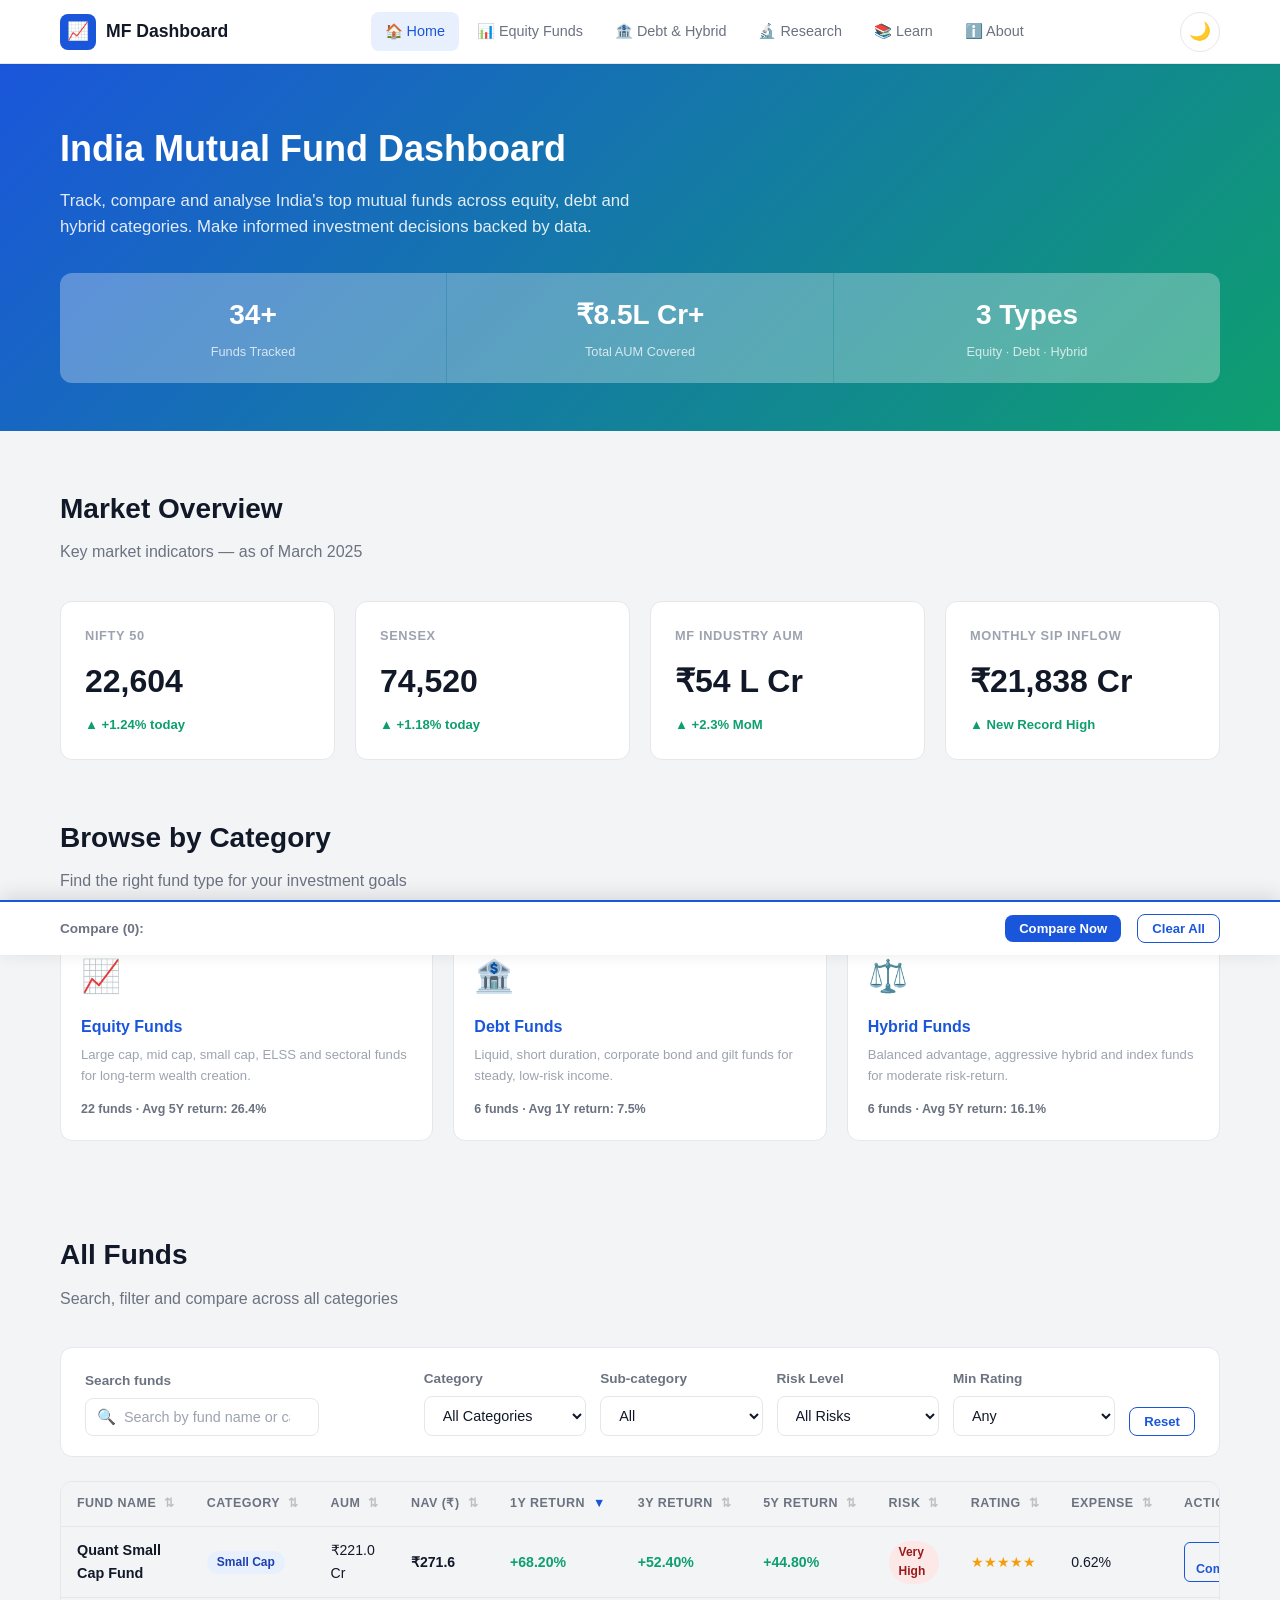
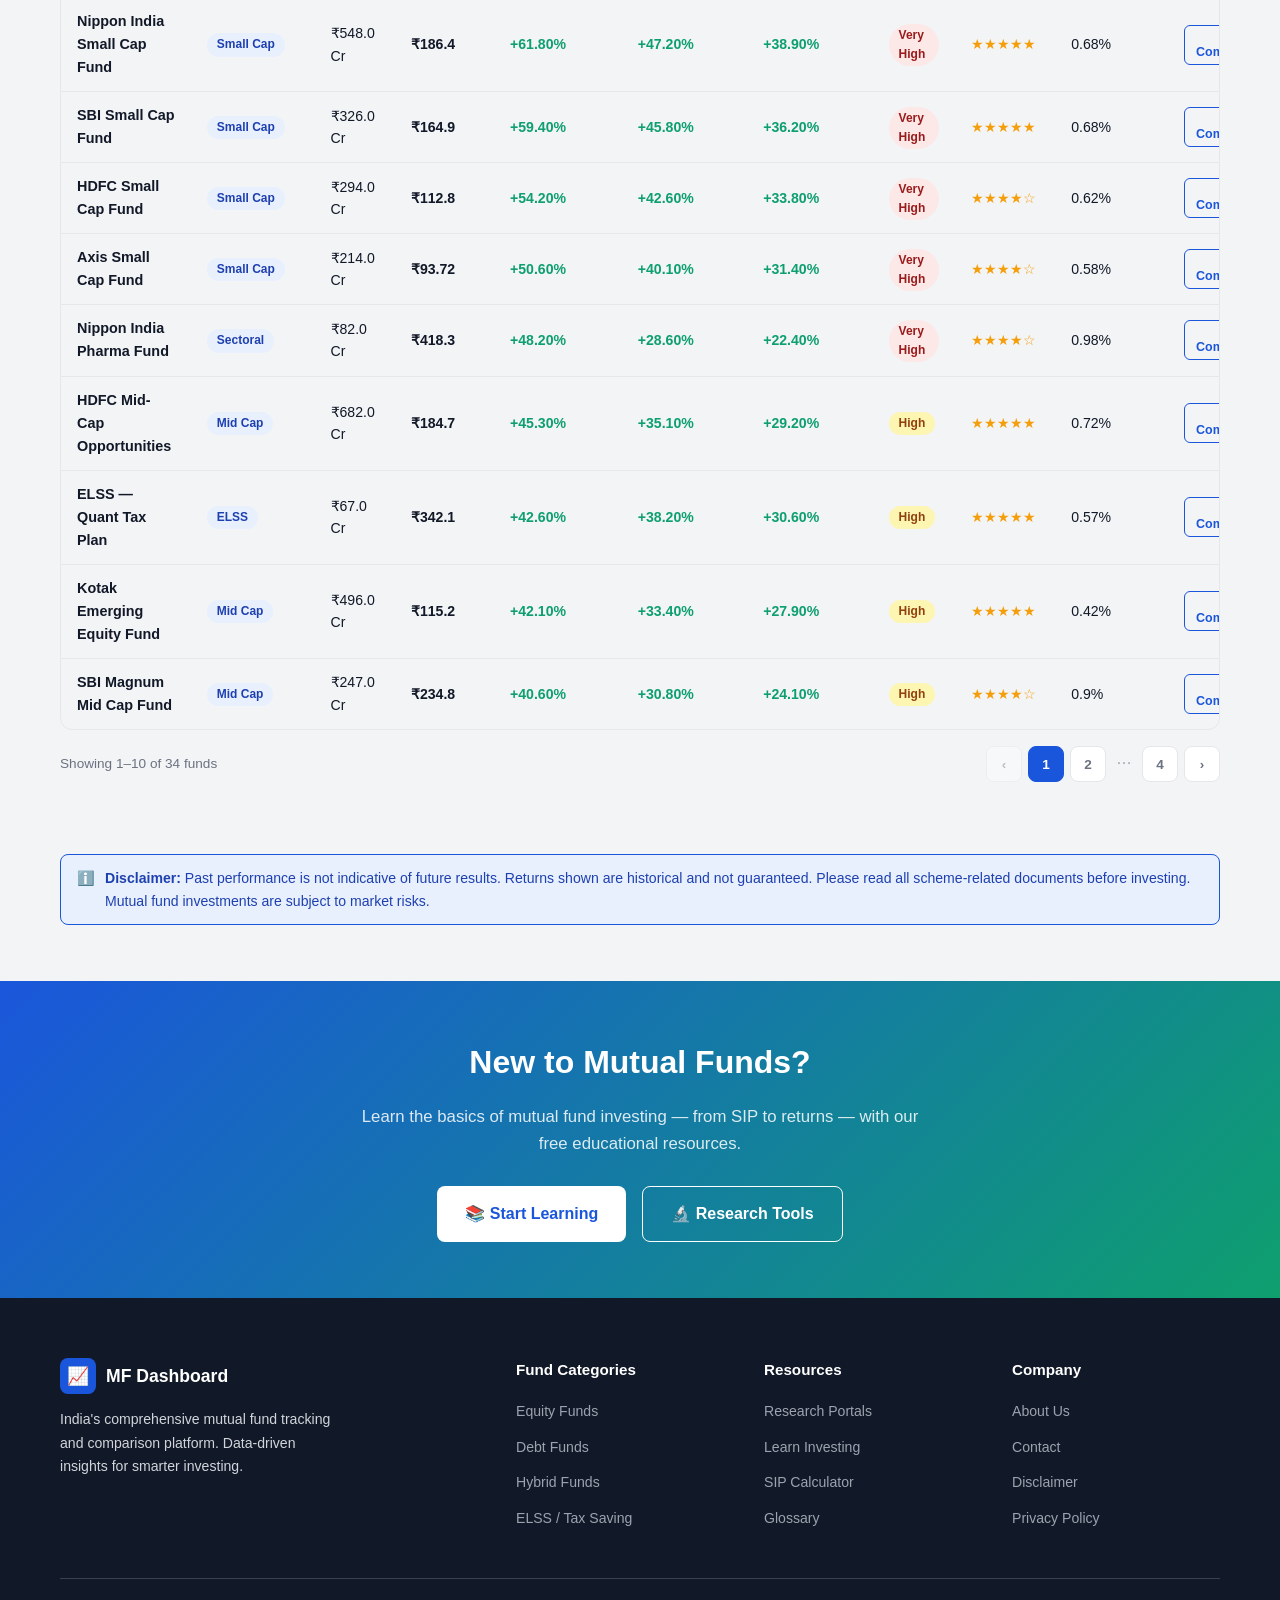
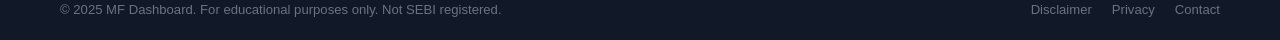
<file: index.html>
<!DOCTYPE html>
<html lang="en">
<head>
  <meta charset="UTF-8" />
  <meta name="viewport" content="width=device-width, initial-scale=1.0" />
  <title>India Mutual Fund Dashboard — Smart Investing Made Simple</title>
  <meta name="description" content="Comprehensive India Mutual Fund tracker. Compare equity, debt and hybrid funds, track NAV, returns and AUM across top AMCs." />
  <meta name="keywords" content="mutual fund, India, SIP, equity fund, debt fund, NAV, AUM, ELSS, investment" />
  <meta name="author" content="MF Dashboard" />
  <!-- Open Graph -->
  <meta property="og:title" content="India Mutual Fund Dashboard" />
  <meta property="og:description" content="Track, compare and analyse India's top mutual funds." />
  <meta property="og:type" content="website" />
  <!-- Structured data -->
  <script type="application/ld+json">
  {
    "@context": "https://schema.org",
    "@type": "WebSite",
    "name": "India Mutual Fund Dashboard",
    "description": "Comprehensive mutual fund tracking and comparison platform for India.",
    "url": "https://ravicha9000.github.io/mutal/"
  }
  </script>
  <link rel="stylesheet" href="assets/css/style.css" />
  <link rel="stylesheet" href="assets/css/dashboard.css" />
</head>
<body>

<!-- ── Navigation ────────────────────────────────────────── -->
<nav class="navbar" role="navigation" aria-label="Main navigation">
  <div class="container">
    <a href="index.html" class="nav-brand" aria-label="MF Dashboard Home">
      <span class="brand-icon" aria-hidden="true">📈</span>
      <span>MF Dashboard</span>
    </a>
    <ul class="nav-links" role="list">
      <li><a href="index.html" aria-current="page">🏠 Home</a></li>
      <li><a href="equity-funds.html">📊 Equity Funds</a></li>
      <li><a href="debt-funds.html">🏦 Debt &amp; Hybrid</a></li>
      <li><a href="research-portals.html">🔬 Research</a></li>
      <li><a href="learn.html">📚 Learn</a></li>
      <li><a href="about.html">ℹ️ About</a></li>
    </ul>
    <div class="nav-actions">
      <button id="themeToggle" class="theme-toggle" aria-label="Toggle dark mode">🌙</button>
      <button id="hamburger" class="hamburger" aria-label="Toggle mobile menu" aria-expanded="false" aria-controls="mobileNav">
        <span></span><span></span><span></span>
      </button>
    </div>
  </div>
</nav>

<!-- Mobile nav -->
<div id="mobileNav" class="mobile-nav" role="navigation" aria-label="Mobile navigation">
  <ul role="list">
    <li><a href="index.html">🏠 Home</a></li>
    <li><a href="equity-funds.html">📊 Equity Funds</a></li>
    <li><a href="debt-funds.html">🏦 Debt &amp; Hybrid</a></li>
    <li><a href="research-portals.html">🔬 Research</a></li>
    <li><a href="learn.html">📚 Learn</a></li>
    <li><a href="about.html">ℹ️ About</a></li>
  </ul>
</div>

<!-- ── Hero ──────────────────────────────────────────────── -->
<header class="page-hero" role="banner">
  <div class="container">
    <h1>India Mutual Fund Dashboard</h1>
    <p>Track, compare and analyse India's top mutual funds across equity, debt and hybrid categories. Make informed investment decisions backed by data.</p>
    <div class="hero-stats">
      <div class="hero-stat">
        <div class="hero-stat-value">34+</div>
        <div class="hero-stat-label">Funds Tracked</div>
      </div>
      <div class="hero-stat">
        <div class="hero-stat-value">₹8.5L Cr+</div>
        <div class="hero-stat-label">Total AUM Covered</div>
      </div>
      <div class="hero-stat">
        <div class="hero-stat-value">3 Types</div>
        <div class="hero-stat-label">Equity · Debt · Hybrid</div>
      </div>
    </div>
  </div>
</header>

<!-- ── Main content ───────────────────────────────────────── -->
<main id="main-content">

  <!-- Market Stats -->
  <section class="section" aria-labelledby="market-stats-heading">
    <div class="container">
      <div class="section-header">
        <h2 class="section-title" id="market-stats-heading">Market Overview</h2>
        <p class="section-subtitle">Key market indicators — as of March 2025</p>
      </div>
      <div class="stats-grid fade-in">
        <article class="stat-card">
          <div class="stat-label">NIFTY 50</div>
          <div class="stat-value">22,604</div>
          <div class="stat-change up">▲ +1.24% today</div>
        </article>
        <article class="stat-card">
          <div class="stat-label">SENSEX</div>
          <div class="stat-value">74,520</div>
          <div class="stat-change up">▲ +1.18% today</div>
        </article>
        <article class="stat-card">
          <div class="stat-label">MF Industry AUM</div>
          <div class="stat-value">₹54 L Cr</div>
          <div class="stat-change up">▲ +2.3% MoM</div>
        </article>
        <article class="stat-card">
          <div class="stat-label">Monthly SIP Inflow</div>
          <div class="stat-value">₹21,838 Cr</div>
          <div class="stat-change up">▲ New Record High</div>
        </article>
      </div>
    </div>
  </section>

  <!-- Fund Categories -->
  <section class="section" style="padding-top:0" aria-labelledby="categories-heading">
    <div class="container">
      <div class="section-header">
        <h2 class="section-title" id="categories-heading">Browse by Category</h2>
        <p class="section-subtitle">Find the right fund type for your investment goals</p>
      </div>
      <div class="category-grid fade-in">
        <a href="equity-funds.html" class="category-card equity" role="article" aria-label="Browse Equity Funds">
          <div class="category-icon" aria-hidden="true">📈</div>
          <div class="category-name">Equity Funds</div>
          <div class="category-desc">Large cap, mid cap, small cap, ELSS and sectoral funds for long-term wealth creation.</div>
          <div class="category-count">22 funds · Avg 5Y return: 26.4%</div>
        </a>
        <a href="debt-funds.html" class="category-card debt" role="article" aria-label="Browse Debt Funds">
          <div class="category-icon" aria-hidden="true">🏦</div>
          <div class="category-name">Debt Funds</div>
          <div class="category-desc">Liquid, short duration, corporate bond and gilt funds for steady, low-risk income.</div>
          <div class="category-count">6 funds · Avg 1Y return: 7.5%</div>
        </a>
        <a href="debt-funds.html#hybrid" class="category-card hybrid" role="article" aria-label="Browse Hybrid Funds">
          <div class="category-icon" aria-hidden="true">⚖️</div>
          <div class="category-name">Hybrid Funds</div>
          <div class="category-desc">Balanced advantage, aggressive hybrid and index funds for moderate risk-return.</div>
          <div class="category-count">6 funds · Avg 5Y return: 16.1%</div>
        </a>
      </div>
    </div>
  </section>

  <!-- All Funds Table -->
  <section class="section" style="padding-top:0" aria-labelledby="all-funds-heading">
    <div class="container">
      <div class="section-header flex justify-between items-center flex-wrap" style="gap:16px">
        <div>
          <h2 class="section-title" id="all-funds-heading">All Funds</h2>
          <p class="section-subtitle">Search, filter and compare across all categories</p>
        </div>
      </div>

      <!-- Filters -->
      <div class="filters-bar fade-in" role="search" aria-label="Fund filters">
        <div class="filters-row">
          <div class="form-group search">
            <label class="form-label" for="searchInput">Search funds</label>
            <div class="search-wrapper">
              <span class="search-icon" aria-hidden="true">🔍</span>
              <input id="searchInput" type="search" class="form-control filter-input" placeholder="Search by fund name or category…" aria-label="Search funds" />
            </div>
          </div>
          <div class="form-group">
            <label class="form-label" for="categoryFilter">Category</label>
            <select id="categoryFilter" class="form-control filter-select" aria-label="Filter by category">
              <option value="">All Categories</option>
              <option value="Equity">Equity</option>
              <option value="Debt">Debt</option>
              <option value="Hybrid">Hybrid</option>
            </select>
          </div>
          <div class="form-group">
            <label class="form-label" for="subcatFilter">Sub-category</label>
            <select id="subcatFilter" class="form-control filter-select" aria-label="Filter by sub-category">
              <option value="">All</option>
              <option value="Large Cap">Large Cap</option>
              <option value="Mid Cap">Mid Cap</option>
              <option value="Small Cap">Small Cap</option>
              <option value="ELSS">ELSS</option>
              <option value="Flexi Cap">Flexi Cap</option>
              <option value="Sectoral">Sectoral</option>
              <option value="Short Duration">Short Duration</option>
              <option value="Corporate Bond">Corporate Bond</option>
              <option value="Liquid">Liquid</option>
              <option value="Gilt">Gilt</option>
              <option value="Dynamic Asset">Dynamic Asset</option>
              <option value="Aggressive">Aggressive</option>
              <option value="Index/ETF">Index/ETF</option>
            </select>
          </div>
          <div class="form-group">
            <label class="form-label" for="riskFilter">Risk Level</label>
            <select id="riskFilter" class="form-control filter-select" aria-label="Filter by risk level">
              <option value="">All Risks</option>
              <option value="Low">Low</option>
              <option value="Moderate">Moderate</option>
              <option value="High">High</option>
              <option value="Very High">Very High</option>
            </select>
          </div>
          <div class="form-group">
            <label class="form-label" for="ratingFilter">Min Rating</label>
            <select id="ratingFilter" class="form-control filter-select" aria-label="Filter by minimum rating">
              <option value="">Any</option>
              <option value="4">4★ &amp; above</option>
              <option value="5">5★ only</option>
            </select>
          </div>
          <div class="filters-actions">
            <button id="resetFilters" class="btn btn-outline btn-sm" aria-label="Reset all filters">Reset</button>
          </div>
        </div>
      </div>

      <!-- Fund table -->
      <div class="fade-in" id="fundTable" role="region" aria-live="polite" aria-label="Funds list"></div>
      <div id="pagination"></div>
    </div>
  </section>

  <!-- Alert banner -->
  <section class="section" style="padding-top:0">
    <div class="container">
      <div class="alert alert-info fade-in" role="note">
        <span aria-hidden="true">ℹ️</span>
        <div>
          <strong>Disclaimer:</strong> Past performance is not indicative of future results. Returns shown are historical and not guaranteed. Please read all scheme-related documents before investing. Mutual fund investments are subject to market risks.
        </div>
      </div>
    </div>
  </section>

  <!-- Quick links / CTA -->
  <section class="section" style="background:linear-gradient(135deg,#1a56db,#0e9f6e);padding:56px 0" aria-labelledby="cta-heading">
    <div class="container" style="text-align:center;color:white">
      <h2 id="cta-heading" style="font-size:2rem;font-weight:800;margin-bottom:16px">New to Mutual Funds?</h2>
      <p style="opacity:.85;max-width:560px;margin:0 auto 28px;font-size:1.05rem">Learn the basics of mutual fund investing — from SIP to returns — with our free educational resources.</p>
      <div style="display:flex;gap:16px;justify-content:center;flex-wrap:wrap">
        <a href="learn.html" class="btn btn-lg" style="background:white;color:#1a56db">📚 Start Learning</a>
        <a href="research-portals.html" class="btn btn-lg btn-outline" style="border-color:white;color:white">🔬 Research Tools</a>
      </div>
    </div>
  </section>

</main>

<!-- ── Comparison Bar ─────────────────────────────────────── -->
<aside id="comparisonBar" class="comparison-bar hidden" aria-label="Fund comparison">
  <div class="container">
    <span class="compare-label">Compare (<span id="compareCount">0</span>):</span>
    <div class="comparison-items" id="comparisonChips"></div>
    <button onclick="window.openCompareModal()" class="btn btn-primary btn-sm">Compare Now</button>
    <button onclick="window.clearComparison()" class="btn btn-outline btn-sm" aria-label="Clear all comparisons">Clear All</button>
  </div>
</aside>

<!-- ── Comparison Modal ───────────────────────────────────── -->
<div id="compareModal" class="modal-overlay" role="dialog" aria-modal="true" aria-labelledby="compareModalTitle">
  <div class="modal">
    <div class="modal-header">
      <h3 id="compareModalTitle">Fund Comparison</h3>
      <button class="modal-close" onclick="window.closeCompareModal()" aria-label="Close comparison modal">✕</button>
    </div>
    <div class="modal-body" id="compareTableBody"></div>
  </div>
</div>

<!-- ── Footer ─────────────────────────────────────────────── -->
<footer role="contentinfo">
  <div class="container">
    <div class="footer-grid">
      <div class="footer-brand">
        <a href="index.html" class="nav-brand">
          <span class="brand-icon" aria-hidden="true">📈</span>
          <span style="color:white">MF Dashboard</span>
        </a>
        <p>India's comprehensive mutual fund tracking and comparison platform. Data-driven insights for smarter investing.</p>
      </div>
      <div class="footer-col">
        <h4>Fund Categories</h4>
        <ul role="list">
          <li><a href="equity-funds.html">Equity Funds</a></li>
          <li><a href="debt-funds.html">Debt Funds</a></li>
          <li><a href="debt-funds.html#hybrid">Hybrid Funds</a></li>
          <li><a href="equity-funds.html#elss">ELSS / Tax Saving</a></li>
        </ul>
      </div>
      <div class="footer-col">
        <h4>Resources</h4>
        <ul role="list">
          <li><a href="research-portals.html">Research Portals</a></li>
          <li><a href="learn.html">Learn Investing</a></li>
          <li><a href="learn.html#sip-calculator">SIP Calculator</a></li>
          <li><a href="learn.html#glossary">Glossary</a></li>
        </ul>
      </div>
      <div class="footer-col">
        <h4>Company</h4>
        <ul role="list">
          <li><a href="about.html">About Us</a></li>
          <li><a href="about.html#contact">Contact</a></li>
          <li><a href="about.html#disclaimer">Disclaimer</a></li>
          <li><a href="about.html#privacy">Privacy Policy</a></li>
        </ul>
      </div>
    </div>
    <div class="footer-bottom">
      <span>© 2025 MF Dashboard. For educational purposes only. Not SEBI registered.</span>
      <div class="footer-bottom-links">
        <a href="about.html#disclaimer">Disclaimer</a>
        <a href="about.html#privacy">Privacy</a>
        <a href="about.html#contact">Contact</a>
      </div>
    </div>
  </div>
</footer>

<script src="assets/js/main.js"></script>
<script src="assets/js/dashboard.js"></script>
<script>
  document.addEventListener('DOMContentLoaded', function () {
    window.MFDashboard.init('fundTable');
  });
</script>
</body>
</html>
</file>
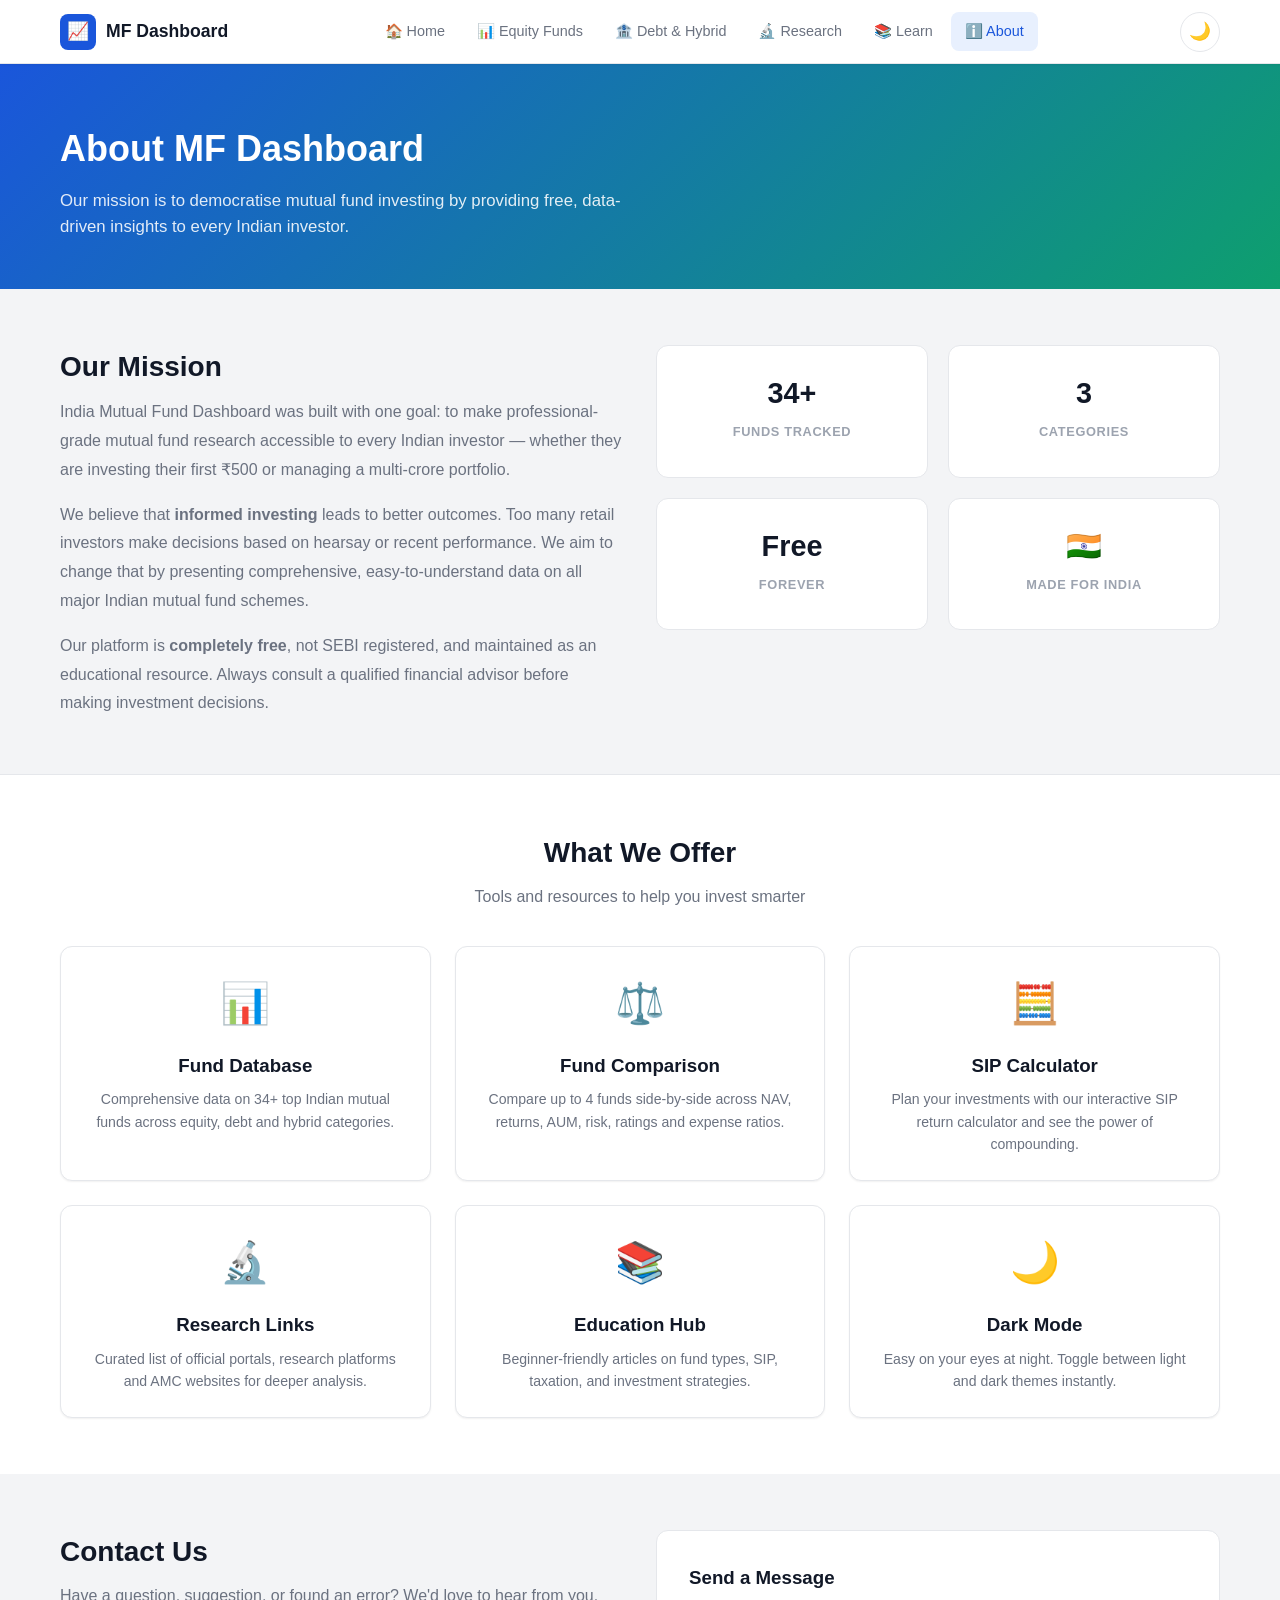
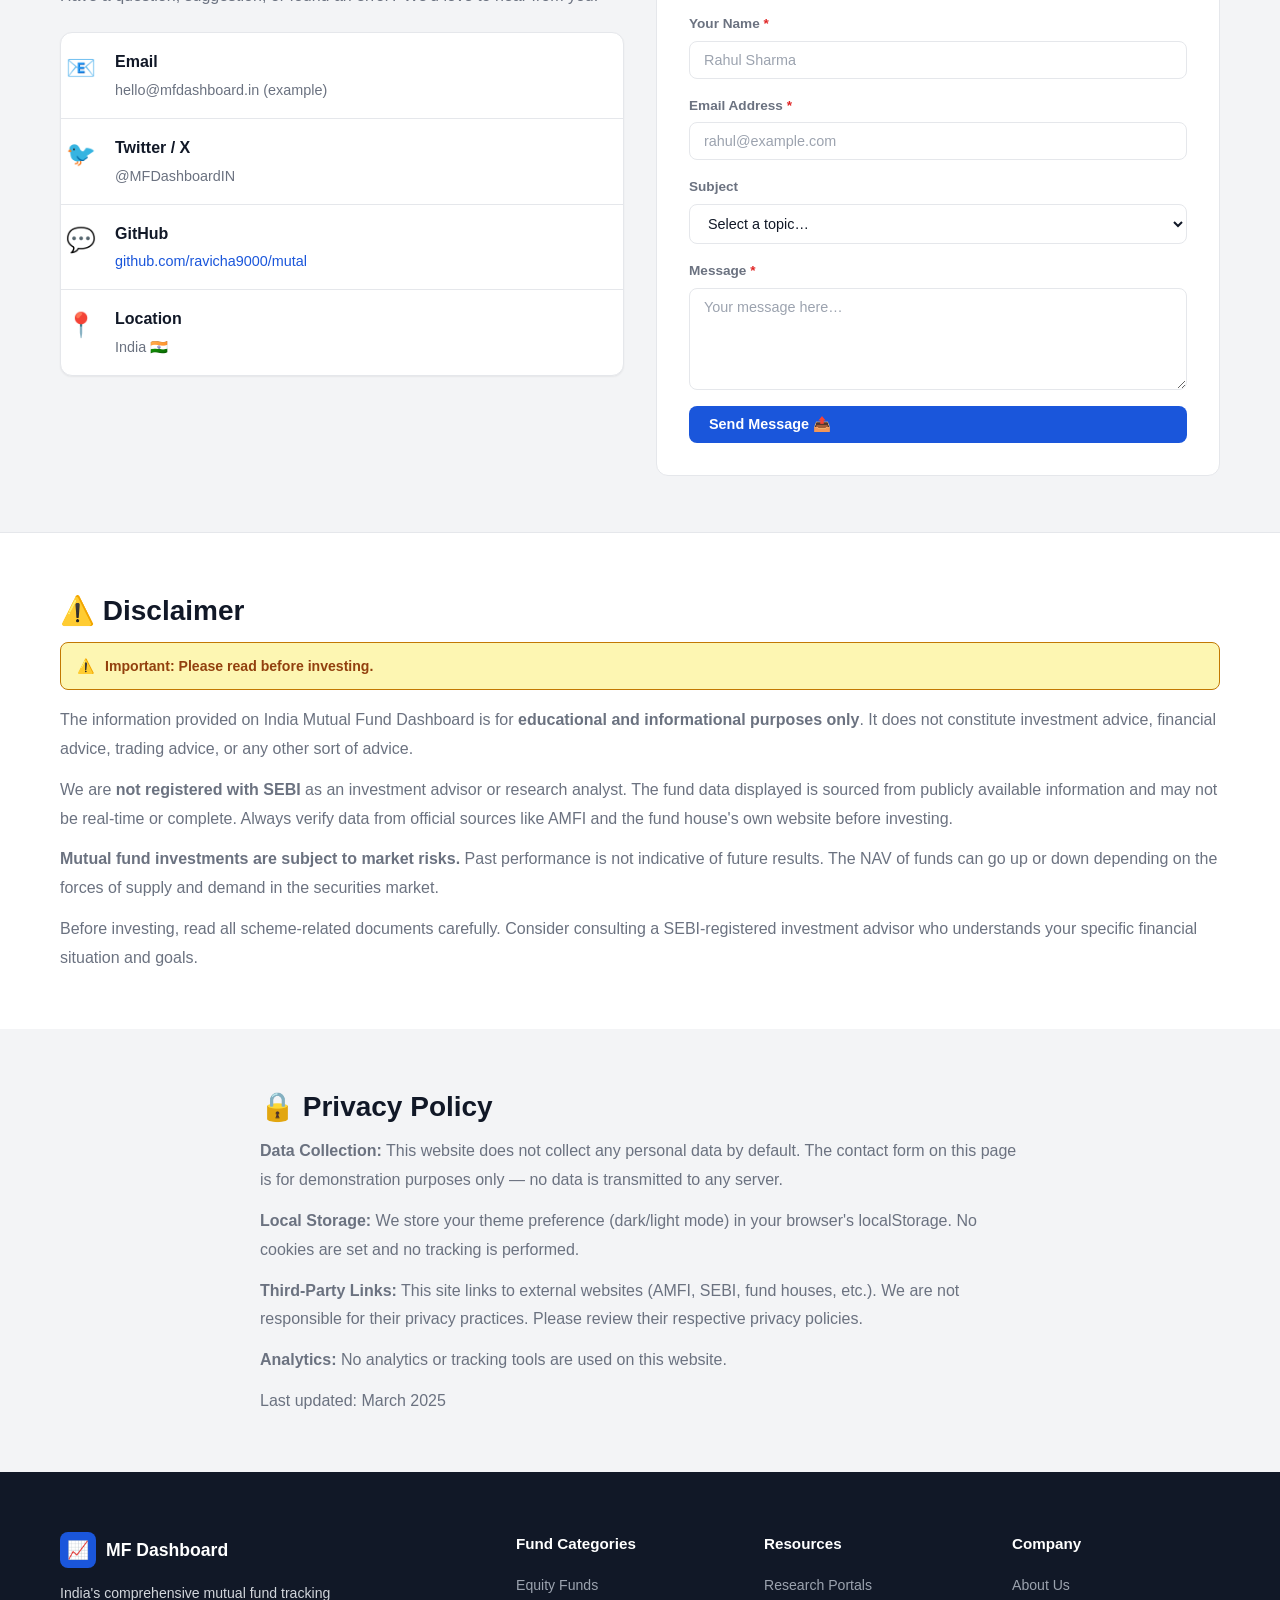
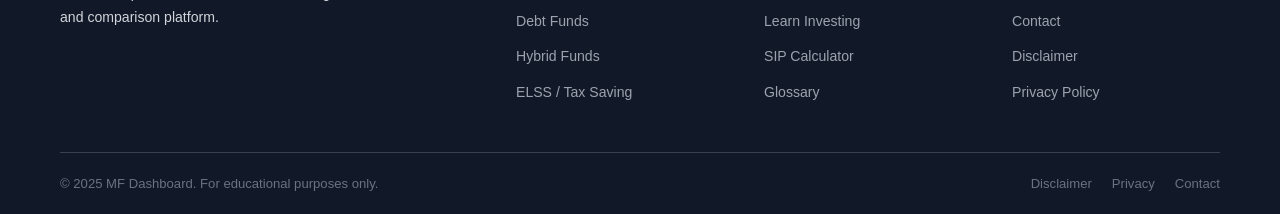
<file: about.html>
<!DOCTYPE html>
<html lang="en">
<head>
  <meta charset="UTF-8" />
  <meta name="viewport" content="width=device-width, initial-scale=1.0" />
  <title>About Us &amp; Contact — India Mutual Fund Dashboard</title>
  <meta name="description" content="About India Mutual Fund Dashboard — our mission, disclaimer, privacy policy and contact information." />
  <meta name="keywords" content="about mutual fund dashboard India, contact, disclaimer, privacy policy" />
  <link rel="stylesheet" href="assets/css/style.css" />
  <link rel="stylesheet" href="assets/css/dashboard.css" />
  <style>
    .about-grid {
      display: grid; grid-template-columns: 1fr 1fr; gap: 32px; align-items: start;
    }
    .team-grid {
      display: grid; grid-template-columns: repeat(3, 1fr); gap: 20px;
    }
    .team-card {
      background: var(--bg-card); border: 1px solid var(--border);
      border-radius: var(--radius); padding: 24px; text-align: center;
    }
    .team-avatar {
      width: 72px; height: 72px; border-radius: 50%;
      background: linear-gradient(135deg, var(--primary), var(--secondary));
      display: flex; align-items: center; justify-content: center;
      font-size: 2rem; margin: 0 auto 14px;
    }
    .team-name { font-weight: 700; margin-bottom: 4px; }
    .team-role { font-size: 0.82rem; color: var(--text-muted); margin-bottom: 10px; }
    .contact-form { background: var(--bg-card); border: 1px solid var(--border); border-radius: var(--radius); padding: 32px; }
    .contact-info-item {
      display: flex; align-items: flex-start; gap: 14px; padding: 16px 0;
      border-bottom: 1px solid var(--border);
    }
    .contact-info-item:last-child { border-bottom: none; }
    .contact-icon { font-size: 1.5rem; width: 40px; text-align: center; flex-shrink: 0; }
    .contact-label { font-weight: 700; margin-bottom: 4px; }
    .contact-value { color: var(--text-secondary); font-size: 0.9rem; }
    @media (max-width: 768px) {
      .about-grid { grid-template-columns: 1fr; }
      .team-grid  { grid-template-columns: 1fr 1fr; }
    }
    @media (max-width: 480px) {
      .team-grid { grid-template-columns: 1fr; }
    }
  </style>
</head>
<body>

<!-- ── Navigation ────────────────────────────────────────── -->
<nav class="navbar" role="navigation" aria-label="Main navigation">
  <div class="container">
    <a href="index.html" class="nav-brand">
      <span class="brand-icon" aria-hidden="true">📈</span>
      <span>MF Dashboard</span>
    </a>
    <ul class="nav-links" role="list">
      <li><a href="index.html">🏠 Home</a></li>
      <li><a href="equity-funds.html">📊 Equity Funds</a></li>
      <li><a href="debt-funds.html">🏦 Debt &amp; Hybrid</a></li>
      <li><a href="research-portals.html">🔬 Research</a></li>
      <li><a href="learn.html">📚 Learn</a></li>
      <li><a href="about.html" aria-current="page">ℹ️ About</a></li>
    </ul>
    <div class="nav-actions">
      <button id="themeToggle" class="theme-toggle" aria-label="Toggle dark mode">🌙</button>
      <button id="hamburger" class="hamburger" aria-label="Toggle mobile menu" aria-expanded="false" aria-controls="mobileNav">
        <span></span><span></span><span></span>
      </button>
    </div>
  </div>
</nav>
<div id="mobileNav" class="mobile-nav" role="navigation" aria-label="Mobile navigation">
  <ul role="list">
    <li><a href="index.html">🏠 Home</a></li>
    <li><a href="equity-funds.html">📊 Equity Funds</a></li>
    <li><a href="debt-funds.html">🏦 Debt &amp; Hybrid</a></li>
    <li><a href="research-portals.html">🔬 Research</a></li>
    <li><a href="learn.html">📚 Learn</a></li>
    <li><a href="about.html">ℹ️ About</a></li>
  </ul>
</div>

<!-- ── Hero ──────────────────────────────────────────────── -->
<header class="page-hero">
  <div class="container">
    <h1>About MF Dashboard</h1>
    <p>Our mission is to democratise mutual fund investing by providing free, data-driven insights to every Indian investor.</p>
  </div>
</header>

<main id="main-content">

  <!-- About section -->
  <section class="section" aria-labelledby="about-heading">
    <div class="container">
      <div class="about-grid fade-in">
        <div>
          <h2 class="section-title" id="about-heading">Our Mission</h2>
          <p style="color:var(--text-secondary);line-height:1.8;margin-bottom:16px">India Mutual Fund Dashboard was built with one goal: to make professional-grade mutual fund research accessible to every Indian investor — whether they are investing their first ₹500 or managing a multi-crore portfolio.</p>
          <p style="color:var(--text-secondary);line-height:1.8;margin-bottom:16px">We believe that <strong>informed investing</strong> leads to better outcomes. Too many retail investors make decisions based on hearsay or recent performance. We aim to change that by presenting comprehensive, easy-to-understand data on all major Indian mutual fund schemes.</p>
          <p style="color:var(--text-secondary);line-height:1.8">Our platform is <strong>completely free</strong>, not SEBI registered, and maintained as an educational resource. Always consult a qualified financial advisor before making investment decisions.</p>
        </div>
        <div>
          <div class="stats-grid" style="grid-template-columns:1fr 1fr">
            <div class="stat-card" style="text-align:center">
              <div class="stat-value" style="font-size:1.8rem">34+</div>
              <div class="stat-label" style="margin-top:4px">Funds Tracked</div>
            </div>
            <div class="stat-card" style="text-align:center">
              <div class="stat-value" style="font-size:1.8rem">3</div>
              <div class="stat-label" style="margin-top:4px">Categories</div>
            </div>
            <div class="stat-card" style="text-align:center">
              <div class="stat-value" style="font-size:1.8rem">Free</div>
              <div class="stat-label" style="margin-top:4px">Forever</div>
            </div>
            <div class="stat-card" style="text-align:center">
              <div class="stat-value" style="font-size:1.8rem">🇮🇳</div>
              <div class="stat-label" style="margin-top:4px">Made for India</div>
            </div>
          </div>
        </div>
      </div>
    </div>
  </section>

  <!-- Features -->
  <section class="section" style="background:var(--bg-card);border-top:1px solid var(--border)" aria-labelledby="features-heading">
    <div class="container">
      <div class="section-header" style="text-align:center">
        <h2 class="section-title" id="features-heading">What We Offer</h2>
        <p class="section-subtitle">Tools and resources to help you invest smarter</p>
      </div>
      <div class="grid-3 fade-in">
        <div class="card">
          <div class="card-body" style="text-align:center">
            <div style="font-size:2.5rem;margin-bottom:16px" aria-hidden="true">📊</div>
            <h3 style="font-weight:700;margin-bottom:8px">Fund Database</h3>
            <p style="color:var(--text-secondary);font-size:0.88rem">Comprehensive data on 34+ top Indian mutual funds across equity, debt and hybrid categories.</p>
          </div>
        </div>
        <div class="card">
          <div class="card-body" style="text-align:center">
            <div style="font-size:2.5rem;margin-bottom:16px" aria-hidden="true">⚖️</div>
            <h3 style="font-weight:700;margin-bottom:8px">Fund Comparison</h3>
            <p style="color:var(--text-secondary);font-size:0.88rem">Compare up to 4 funds side-by-side across NAV, returns, AUM, risk, ratings and expense ratios.</p>
          </div>
        </div>
        <div class="card">
          <div class="card-body" style="text-align:center">
            <div style="font-size:2.5rem;margin-bottom:16px" aria-hidden="true">🧮</div>
            <h3 style="font-weight:700;margin-bottom:8px">SIP Calculator</h3>
            <p style="color:var(--text-secondary);font-size:0.88rem">Plan your investments with our interactive SIP return calculator and see the power of compounding.</p>
          </div>
        </div>
        <div class="card">
          <div class="card-body" style="text-align:center">
            <div style="font-size:2.5rem;margin-bottom:16px" aria-hidden="true">🔬</div>
            <h3 style="font-weight:700;margin-bottom:8px">Research Links</h3>
            <p style="color:var(--text-secondary);font-size:0.88rem">Curated list of official portals, research platforms and AMC websites for deeper analysis.</p>
          </div>
        </div>
        <div class="card">
          <div class="card-body" style="text-align:center">
            <div style="font-size:2.5rem;margin-bottom:16px" aria-hidden="true">📚</div>
            <h3 style="font-weight:700;margin-bottom:8px">Education Hub</h3>
            <p style="color:var(--text-secondary);font-size:0.88rem">Beginner-friendly articles on fund types, SIP, taxation, and investment strategies.</p>
          </div>
        </div>
        <div class="card">
          <div class="card-body" style="text-align:center">
            <div style="font-size:2.5rem;margin-bottom:16px" aria-hidden="true">🌙</div>
            <h3 style="font-weight:700;margin-bottom:8px">Dark Mode</h3>
            <p style="color:var(--text-secondary);font-size:0.88rem">Easy on your eyes at night. Toggle between light and dark themes instantly.</p>
          </div>
        </div>
      </div>
    </div>
  </section>

  <!-- Contact -->
  <section class="section" id="contact" aria-labelledby="contact-heading">
    <div class="container">
      <div class="about-grid">
        <div>
          <h2 class="section-title" id="contact-heading">Contact Us</h2>
          <p style="color:var(--text-secondary);margin-bottom:24px">Have a question, suggestion, or found an error? We'd love to hear from you.</p>
          <div class="card">
            <div class="card-body" style="padding:0">
              <div class="contact-info-item">
                <div class="contact-icon" aria-hidden="true">📧</div>
                <div>
                  <div class="contact-label">Email</div>
                  <div class="contact-value">hello@mfdashboard.in (example)</div>
                </div>
              </div>
              <div class="contact-info-item">
                <div class="contact-icon" aria-hidden="true">🐦</div>
                <div>
                  <div class="contact-label">Twitter / X</div>
                  <div class="contact-value">@MFDashboardIN</div>
                </div>
              </div>
              <div class="contact-info-item">
                <div class="contact-icon" aria-hidden="true">💬</div>
                <div>
                  <div class="contact-label">GitHub</div>
                  <div class="contact-value"><a href="https://github.com/ravicha9000/mutal" target="_blank" rel="noopener noreferrer">github.com/ravicha9000/mutal</a></div>
                </div>
              </div>
              <div class="contact-info-item">
                <div class="contact-icon" aria-hidden="true">📍</div>
                <div>
                  <div class="contact-label">Location</div>
                  <div class="contact-value">India 🇮🇳</div>
                </div>
              </div>
            </div>
          </div>
        </div>

        <!-- Contact Form -->
        <div class="contact-form fade-in">
          <h3 style="font-weight:700;margin-bottom:20px">Send a Message</h3>
          <form id="contactForm" novalidate onsubmit="submitContact(event)">
            <div style="display:flex;flex-direction:column;gap:16px">
              <div class="form-group">
                <label class="form-label" for="contactName">Your Name <span aria-hidden="true" style="color:var(--danger)">*</span></label>
                <input type="text" id="contactName" name="name" class="form-control" placeholder="Rahul Sharma" required aria-required="true" />
              </div>
              <div class="form-group">
                <label class="form-label" for="contactEmail">Email Address <span aria-hidden="true" style="color:var(--danger)">*</span></label>
                <input type="email" id="contactEmail" name="email" class="form-control" placeholder="rahul@example.com" required aria-required="true" />
              </div>
              <div class="form-group">
                <label class="form-label" for="contactSubject">Subject</label>
                <select id="contactSubject" name="subject" class="form-control" aria-label="Message subject">
                  <option value="">Select a topic…</option>
                  <option value="data-error">Data Error / Inaccuracy</option>
                  <option value="feature">Feature Request</option>
                  <option value="general">General Inquiry</option>
                  <option value="other">Other</option>
                </select>
              </div>
              <div class="form-group">
                <label class="form-label" for="contactMessage">Message <span aria-hidden="true" style="color:var(--danger)">*</span></label>
                <textarea id="contactMessage" name="message" class="form-control" rows="5" placeholder="Your message here…" required aria-required="true" style="resize:vertical"></textarea>
              </div>
              <button type="submit" class="btn btn-primary">Send Message 📤</button>
            </div>
          </form>
        </div>
      </div>
    </div>
  </section>

  <!-- Disclaimer -->
  <section class="section" id="disclaimer" style="background:var(--bg-card);border-top:1px solid var(--border)" aria-labelledby="disclaimer-heading">
    <div class="container">
      <h2 class="section-title" id="disclaimer-heading">⚠️ Disclaimer</h2>
      <div class="alert alert-warning fade-in" style="margin-bottom:16px">
        <span aria-hidden="true">⚠️</span>
        <strong>Important: Please read before investing.</strong>
      </div>
      <div style="color:var(--text-secondary);line-height:1.8;display:flex;flex-direction:column;gap:12px" class="fade-in">
        <p>The information provided on India Mutual Fund Dashboard is for <strong>educational and informational purposes only</strong>. It does not constitute investment advice, financial advice, trading advice, or any other sort of advice.</p>
        <p>We are <strong>not registered with SEBI</strong> as an investment advisor or research analyst. The fund data displayed is sourced from publicly available information and may not be real-time or complete. Always verify data from official sources like AMFI and the fund house's own website before investing.</p>
        <p><strong>Mutual fund investments are subject to market risks.</strong> Past performance is not indicative of future results. The NAV of funds can go up or down depending on the forces of supply and demand in the securities market.</p>
        <p>Before investing, read all scheme-related documents carefully. Consider consulting a SEBI-registered investment advisor who understands your specific financial situation and goals.</p>
      </div>
    </div>
  </section>

  <!-- Privacy Policy -->
  <section class="section" id="privacy" aria-labelledby="privacy-heading">
    <div class="container" style="max-width:800px">
      <h2 class="section-title" id="privacy-heading">🔒 Privacy Policy</h2>
      <div style="color:var(--text-secondary);line-height:1.8;display:flex;flex-direction:column;gap:12px" class="fade-in">
        <p><strong>Data Collection:</strong> This website does not collect any personal data by default. The contact form on this page is for demonstration purposes only — no data is transmitted to any server.</p>
        <p><strong>Local Storage:</strong> We store your theme preference (dark/light mode) in your browser's localStorage. No cookies are set and no tracking is performed.</p>
        <p><strong>Third-Party Links:</strong> This site links to external websites (AMFI, SEBI, fund houses, etc.). We are not responsible for their privacy practices. Please review their respective privacy policies.</p>
        <p><strong>Analytics:</strong> No analytics or tracking tools are used on this website.</p>
        <p>Last updated: March 2025</p>
      </div>
    </div>
  </section>

</main>

<!-- Footer -->
<footer role="contentinfo">
  <div class="container">
    <div class="footer-grid">
      <div class="footer-brand">
        <a href="index.html" class="nav-brand">
          <span class="brand-icon" aria-hidden="true">📈</span>
          <span style="color:white">MF Dashboard</span>
        </a>
        <p>India's comprehensive mutual fund tracking and comparison platform.</p>
      </div>
      <div class="footer-col">
        <h4>Fund Categories</h4>
        <ul role="list">
          <li><a href="equity-funds.html">Equity Funds</a></li>
          <li><a href="debt-funds.html">Debt Funds</a></li>
          <li><a href="debt-funds.html#hybrid">Hybrid Funds</a></li>
          <li><a href="equity-funds.html#elss">ELSS / Tax Saving</a></li>
        </ul>
      </div>
      <div class="footer-col">
        <h4>Resources</h4>
        <ul role="list">
          <li><a href="research-portals.html">Research Portals</a></li>
          <li><a href="learn.html">Learn Investing</a></li>
          <li><a href="learn.html#sip-calculator">SIP Calculator</a></li>
          <li><a href="learn.html#glossary">Glossary</a></li>
        </ul>
      </div>
      <div class="footer-col">
        <h4>Company</h4>
        <ul role="list">
          <li><a href="about.html">About Us</a></li>
          <li><a href="about.html#contact">Contact</a></li>
          <li><a href="about.html#disclaimer">Disclaimer</a></li>
          <li><a href="about.html#privacy">Privacy Policy</a></li>
        </ul>
      </div>
    </div>
    <div class="footer-bottom">
      <span>© 2025 MF Dashboard. For educational purposes only.</span>
      <div class="footer-bottom-links">
        <a href="about.html#disclaimer">Disclaimer</a>
        <a href="about.html#privacy">Privacy</a>
        <a href="about.html#contact">Contact</a>
      </div>
    </div>
  </div>
</footer>

<script src="assets/js/main.js"></script>
<script>
  function submitContact(e) {
    e.preventDefault();
    var form = document.getElementById('contactForm');
    if (!window.validateForm(form)) return;
    // Simulate submission
    var btn = form.querySelector('button[type="submit"]');
    btn.disabled = true;
    btn.textContent = 'Sending…';
    setTimeout(function () {
      window.showToast && window.showToast('Message sent! We will get back to you soon.', 'success');
      form.reset();
      btn.disabled = false;
      btn.textContent = 'Send Message 📤';
    }, 1200);
  }
</script>
</body>
</html>
</file>
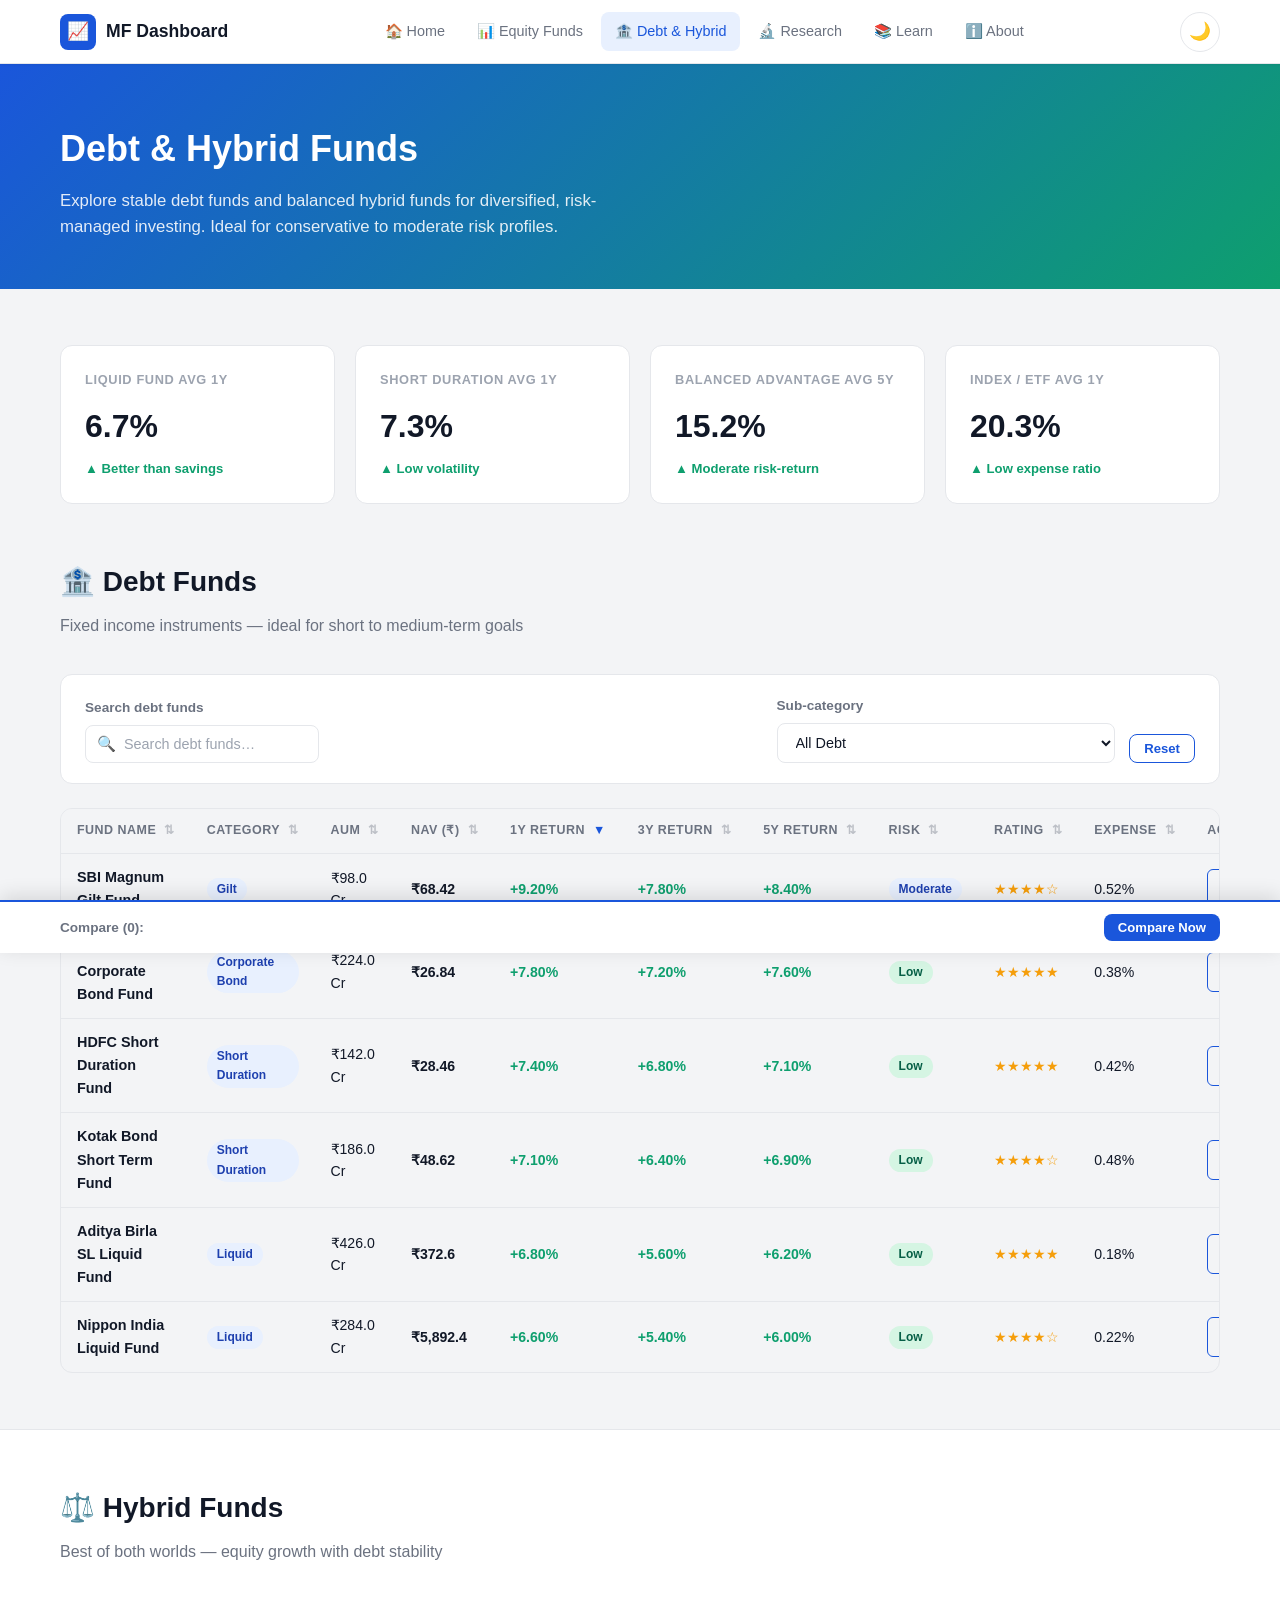
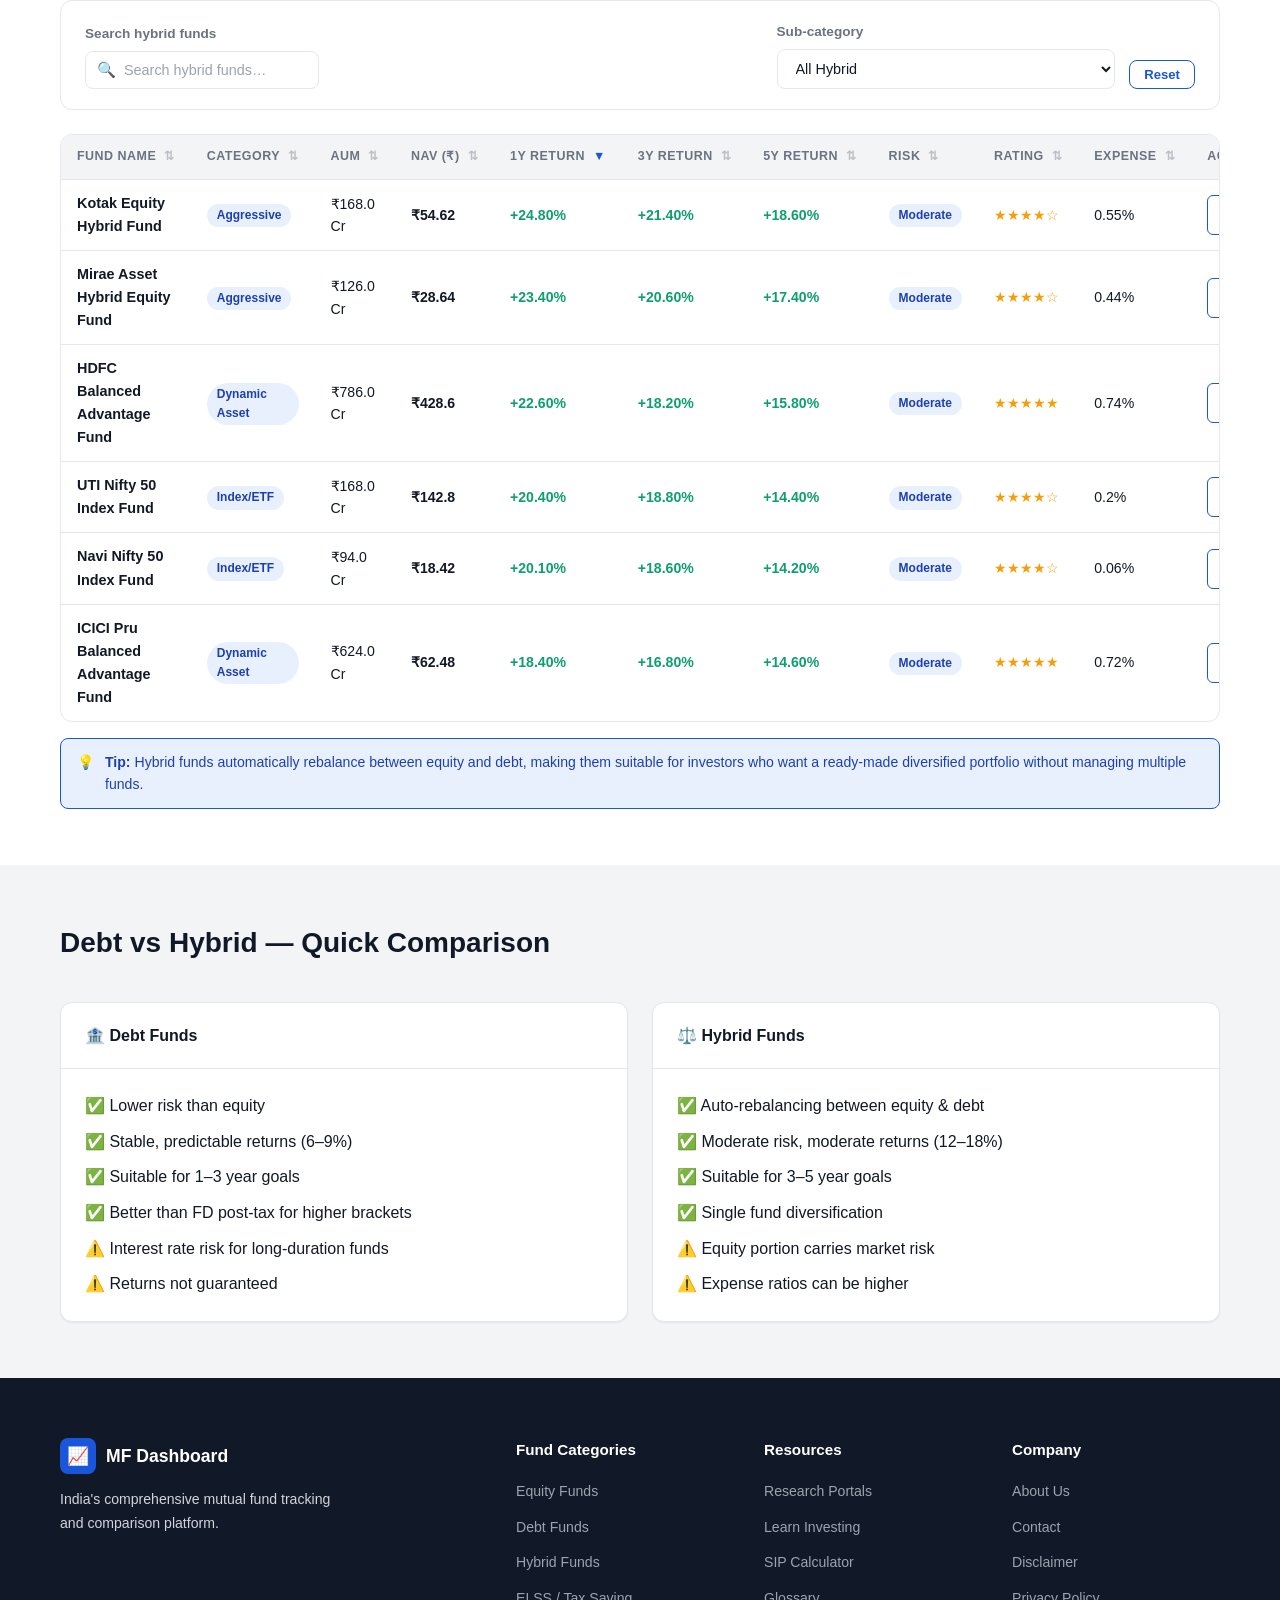
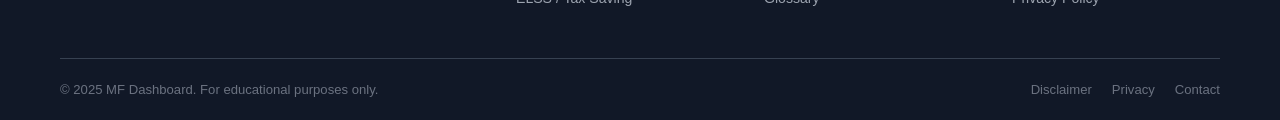
<file: debt-funds.html>
<!DOCTYPE html>
<html lang="en">
<head>
  <meta charset="UTF-8" />
  <meta name="viewport" content="width=device-width, initial-scale=1.0" />
  <title>Debt &amp; Hybrid Funds — India Mutual Fund Dashboard</title>
  <meta name="description" content="Compare India's top debt and hybrid mutual funds — liquid, short duration, corporate bond, gilt, balanced advantage and index funds." />
  <meta name="keywords" content="debt mutual fund India, liquid fund, corporate bond fund, gilt fund, hybrid fund, balanced advantage fund" />
  <link rel="stylesheet" href="assets/css/style.css" />
  <link rel="stylesheet" href="assets/css/dashboard.css" />
</head>
<body>

<!-- ── Navigation ────────────────────────────────────────── -->
<nav class="navbar" role="navigation" aria-label="Main navigation">
  <div class="container">
    <a href="index.html" class="nav-brand">
      <span class="brand-icon" aria-hidden="true">📈</span>
      <span>MF Dashboard</span>
    </a>
    <ul class="nav-links" role="list">
      <li><a href="index.html">🏠 Home</a></li>
      <li><a href="equity-funds.html">📊 Equity Funds</a></li>
      <li><a href="debt-funds.html" aria-current="page">🏦 Debt &amp; Hybrid</a></li>
      <li><a href="research-portals.html">🔬 Research</a></li>
      <li><a href="learn.html">📚 Learn</a></li>
      <li><a href="about.html">ℹ️ About</a></li>
    </ul>
    <div class="nav-actions">
      <button id="themeToggle" class="theme-toggle" aria-label="Toggle dark mode">🌙</button>
      <button id="hamburger" class="hamburger" aria-label="Toggle mobile menu" aria-expanded="false" aria-controls="mobileNav">
        <span></span><span></span><span></span>
      </button>
    </div>
  </div>
</nav>
<div id="mobileNav" class="mobile-nav" role="navigation" aria-label="Mobile navigation">
  <ul role="list">
    <li><a href="index.html">🏠 Home</a></li>
    <li><a href="equity-funds.html">📊 Equity Funds</a></li>
    <li><a href="debt-funds.html">🏦 Debt &amp; Hybrid</a></li>
    <li><a href="research-portals.html">🔬 Research</a></li>
    <li><a href="learn.html">📚 Learn</a></li>
    <li><a href="about.html">ℹ️ About</a></li>
  </ul>
</div>

<!-- ── Hero ──────────────────────────────────────────────── -->
<header class="page-hero">
  <div class="container">
    <h1>Debt &amp; Hybrid Funds</h1>
    <p>Explore stable debt funds and balanced hybrid funds for diversified, risk-managed investing. Ideal for conservative to moderate risk profiles.</p>
  </div>
</header>

<main id="main-content">

  <!-- Stats -->
  <section class="section" aria-labelledby="debt-stats-heading">
    <div class="container">
      <h2 class="sr-only" id="debt-stats-heading">Debt and Hybrid Fund Statistics</h2>
      <div class="stats-grid fade-in">
        <article class="stat-card">
          <div class="stat-label">Liquid Fund Avg 1Y</div>
          <div class="stat-value">6.7%</div>
          <div class="stat-change up">▲ Better than savings</div>
        </article>
        <article class="stat-card">
          <div class="stat-label">Short Duration Avg 1Y</div>
          <div class="stat-value">7.3%</div>
          <div class="stat-change up">▲ Low volatility</div>
        </article>
        <article class="stat-card">
          <div class="stat-label">Balanced Advantage Avg 5Y</div>
          <div class="stat-value">15.2%</div>
          <div class="stat-change up">▲ Moderate risk-return</div>
        </article>
        <article class="stat-card">
          <div class="stat-label">Index / ETF Avg 1Y</div>
          <div class="stat-value">20.3%</div>
          <div class="stat-change up">▲ Low expense ratio</div>
        </article>
      </div>
    </div>
  </section>

  <!-- Debt Funds Section -->
  <section class="section" style="padding-top:0" aria-labelledby="debt-section-heading">
    <div class="container">
      <div class="section-header">
        <h2 class="section-title" id="debt-section-heading">🏦 Debt Funds</h2>
        <p class="section-subtitle">Fixed income instruments — ideal for short to medium-term goals</p>
      </div>

      <!-- Debt Filters -->
      <div class="filters-bar fade-in" role="search" aria-label="Debt fund filters">
        <div class="filters-row">
          <div class="form-group search">
            <label class="form-label" for="searchInputDebt">Search debt funds</label>
            <div class="search-wrapper">
              <span class="search-icon" aria-hidden="true">🔍</span>
              <input id="searchInputDebt" type="search" class="form-control" placeholder="Search debt funds…" oninput="filterDebt(this.value)" aria-label="Search debt funds" />
            </div>
          </div>
          <div class="form-group">
            <label class="form-label" for="debtSubcat">Sub-category</label>
            <select id="debtSubcat" class="form-control" onchange="filterDebtBySubcat(this.value)" aria-label="Filter debt by sub-category">
              <option value="">All Debt</option>
              <option value="Liquid">Liquid</option>
              <option value="Short Duration">Short Duration</option>
              <option value="Corporate Bond">Corporate Bond</option>
              <option value="Gilt">Gilt</option>
            </select>
          </div>
          <div class="filters-actions">
            <button onclick="resetDebtFilters()" class="btn btn-outline btn-sm">Reset</button>
          </div>
        </div>
      </div>

      <div class="fade-in" id="debtTable" role="region" aria-live="polite" aria-label="Debt funds list"></div>
      <div id="debtPagination"></div>
    </div>
  </section>

  <!-- Hybrid Funds Section -->
  <section class="section" id="hybrid" aria-labelledby="hybrid-section-heading" style="background:var(--bg-card);border-top:1px solid var(--border)">
    <div class="container">
      <div class="section-header">
        <h2 class="section-title" id="hybrid-section-heading">⚖️ Hybrid Funds</h2>
        <p class="section-subtitle">Best of both worlds — equity growth with debt stability</p>
      </div>

      <!-- Hybrid Filters -->
      <div class="filters-bar fade-in" role="search" aria-label="Hybrid fund filters">
        <div class="filters-row">
          <div class="form-group search">
            <label class="form-label" for="searchInputHybrid">Search hybrid funds</label>
            <div class="search-wrapper">
              <span class="search-icon" aria-hidden="true">🔍</span>
              <input id="searchInputHybrid" type="search" class="form-control" placeholder="Search hybrid funds…" oninput="filterHybrid(this.value)" aria-label="Search hybrid funds" />
            </div>
          </div>
          <div class="form-group">
            <label class="form-label" for="hybridSubcat">Sub-category</label>
            <select id="hybridSubcat" class="form-control" onchange="filterHybridBySubcat(this.value)" aria-label="Filter hybrid by sub-category">
              <option value="">All Hybrid</option>
              <option value="Dynamic Asset">Dynamic Asset</option>
              <option value="Aggressive">Aggressive</option>
              <option value="Index/ETF">Index/ETF</option>
            </select>
          </div>
          <div class="filters-actions">
            <button onclick="resetHybridFilters()" class="btn btn-outline btn-sm">Reset</button>
          </div>
        </div>
      </div>

      <div class="fade-in" id="hybridTable" role="region" aria-live="polite" aria-label="Hybrid funds list"></div>
      <div id="hybridPagination"></div>

      <!-- Educational -->
      <div class="alert alert-info mt-4 fade-in" role="note">
        <span aria-hidden="true">💡</span>
        <div>
          <strong>Tip:</strong> Hybrid funds automatically rebalance between equity and debt, making them suitable for investors who want a ready-made diversified portfolio without managing multiple funds.
        </div>
      </div>
    </div>
  </section>

  <!-- Comparison of types -->
  <section class="section" aria-labelledby="comparison-types-heading">
    <div class="container">
      <div class="section-header">
        <h2 class="section-title" id="comparison-types-heading">Debt vs Hybrid — Quick Comparison</h2>
      </div>
      <div class="grid-2 fade-in">
        <div class="card">
          <div class="card-header"><strong>🏦 Debt Funds</strong></div>
          <div class="card-body">
            <ul style="list-style:none;display:flex;flex-direction:column;gap:10px">
              <li>✅ Lower risk than equity</li>
              <li>✅ Stable, predictable returns (6–9%)</li>
              <li>✅ Suitable for 1–3 year goals</li>
              <li>✅ Better than FD post-tax for higher brackets</li>
              <li>⚠️ Interest rate risk for long-duration funds</li>
              <li>⚠️ Returns not guaranteed</li>
            </ul>
          </div>
        </div>
        <div class="card">
          <div class="card-header"><strong>⚖️ Hybrid Funds</strong></div>
          <div class="card-body">
            <ul style="list-style:none;display:flex;flex-direction:column;gap:10px">
              <li>✅ Auto-rebalancing between equity &amp; debt</li>
              <li>✅ Moderate risk, moderate returns (12–18%)</li>
              <li>✅ Suitable for 3–5 year goals</li>
              <li>✅ Single fund diversification</li>
              <li>⚠️ Equity portion carries market risk</li>
              <li>⚠️ Expense ratios can be higher</li>
            </ul>
          </div>
        </div>
      </div>
    </div>
  </section>

</main>

<!-- Comparison Bar -->
<aside id="comparisonBar" class="comparison-bar hidden" aria-label="Fund comparison">
  <div class="container">
    <span class="compare-label">Compare (<span id="compareCount">0</span>):</span>
    <div class="comparison-items" id="comparisonChips"></div>
    <button onclick="window.openCompareModal()" class="btn btn-primary btn-sm">Compare Now</button>
  </div>
</aside>

<!-- Comparison Modal -->
<div id="compareModal" class="modal-overlay" role="dialog" aria-modal="true" aria-labelledby="compareModalTitle">
  <div class="modal">
    <div class="modal-header">
      <h3 id="compareModalTitle">Fund Comparison</h3>
      <button class="modal-close" onclick="window.closeCompareModal()" aria-label="Close">✕</button>
    </div>
    <div class="modal-body" id="compareTableBody"></div>
  </div>
</div>

<!-- Footer -->
<footer role="contentinfo">
  <div class="container">
    <div class="footer-grid">
      <div class="footer-brand">
        <a href="index.html" class="nav-brand">
          <span class="brand-icon" aria-hidden="true">📈</span>
          <span style="color:white">MF Dashboard</span>
        </a>
        <p>India's comprehensive mutual fund tracking and comparison platform.</p>
      </div>
      <div class="footer-col">
        <h4>Fund Categories</h4>
        <ul role="list">
          <li><a href="equity-funds.html">Equity Funds</a></li>
          <li><a href="debt-funds.html">Debt Funds</a></li>
          <li><a href="debt-funds.html#hybrid">Hybrid Funds</a></li>
          <li><a href="equity-funds.html#elss">ELSS / Tax Saving</a></li>
        </ul>
      </div>
      <div class="footer-col">
        <h4>Resources</h4>
        <ul role="list">
          <li><a href="research-portals.html">Research Portals</a></li>
          <li><a href="learn.html">Learn Investing</a></li>
          <li><a href="learn.html#sip-calculator">SIP Calculator</a></li>
          <li><a href="learn.html#glossary">Glossary</a></li>
        </ul>
      </div>
      <div class="footer-col">
        <h4>Company</h4>
        <ul role="list">
          <li><a href="about.html">About Us</a></li>
          <li><a href="about.html#contact">Contact</a></li>
          <li><a href="about.html#disclaimer">Disclaimer</a></li>
          <li><a href="about.html#privacy">Privacy Policy</a></li>
        </ul>
      </div>
    </div>
    <div class="footer-bottom">
      <span>© 2025 MF Dashboard. For educational purposes only.</span>
      <div class="footer-bottom-links">
        <a href="about.html#disclaimer">Disclaimer</a>
        <a href="about.html#privacy">Privacy</a>
        <a href="about.html#contact">Contact</a>
      </div>
    </div>
  </div>
</footer>

<script src="assets/js/main.js"></script>
<script src="assets/js/dashboard.js"></script>
<script>
  var debtSearch = '', debtSubcat = '';
  var hybridSearch = '', hybridSubcat = '';

  function filterDebt(q) { debtSearch = q; loadDebt(); }
  function filterDebtBySubcat(v) { debtSubcat = v; loadDebt(); }
  function resetDebtFilters() {
    debtSearch = ''; debtSubcat = '';
    document.getElementById('searchInputDebt').value = '';
    document.getElementById('debtSubcat').value = '';
    loadDebt();
  }

  function filterHybrid(q) { hybridSearch = q; loadHybrid(); }
  function filterHybridBySubcat(v) { hybridSubcat = v; loadHybrid(); }
  function resetHybridFilters() {
    hybridSearch = ''; hybridSubcat = '';
    document.getElementById('searchInputHybrid').value = '';
    document.getElementById('hybridSubcat').value = '';
    loadHybrid();
  }

  function loadDebt() {
    window.MFDashboard._state.filters.category = 'Debt';
    window.MFDashboard._state.filters.subcat = debtSubcat;
    window.MFDashboard._state.filters.search = debtSearch;
    window.MFDashboard._state.page = 1;
    window.MFDashboard.init('debtTable', { category: 'Debt', subcat: debtSubcat });
    // Override pagination container
    var p = document.getElementById('pagination');
    var dp = document.getElementById('debtPagination');
    if (p && dp) { dp.innerHTML = p.innerHTML; p.innerHTML = ''; }
  }

  function loadHybrid() {
    window.MFDashboard._state.filters.category = 'Hybrid';
    window.MFDashboard._state.filters.subcat = hybridSubcat;
    window.MFDashboard._state.filters.search = hybridSearch;
    window.MFDashboard._state.page = 1;
    window.MFDashboard.init('hybridTable', { category: 'Hybrid', subcat: hybridSubcat });
    var p = document.getElementById('pagination');
    var hp = document.getElementById('hybridPagination');
    if (p && hp) { hp.innerHTML = p.innerHTML; p.innerHTML = ''; }
  }

  document.addEventListener('DOMContentLoaded', function () {
    loadDebt();
    loadHybrid();
    if (window.location.hash === '#hybrid') {
      document.getElementById('hybrid').scrollIntoView({ behavior: 'smooth' });
    }
  });
</script>
</body>
</html>
</file>
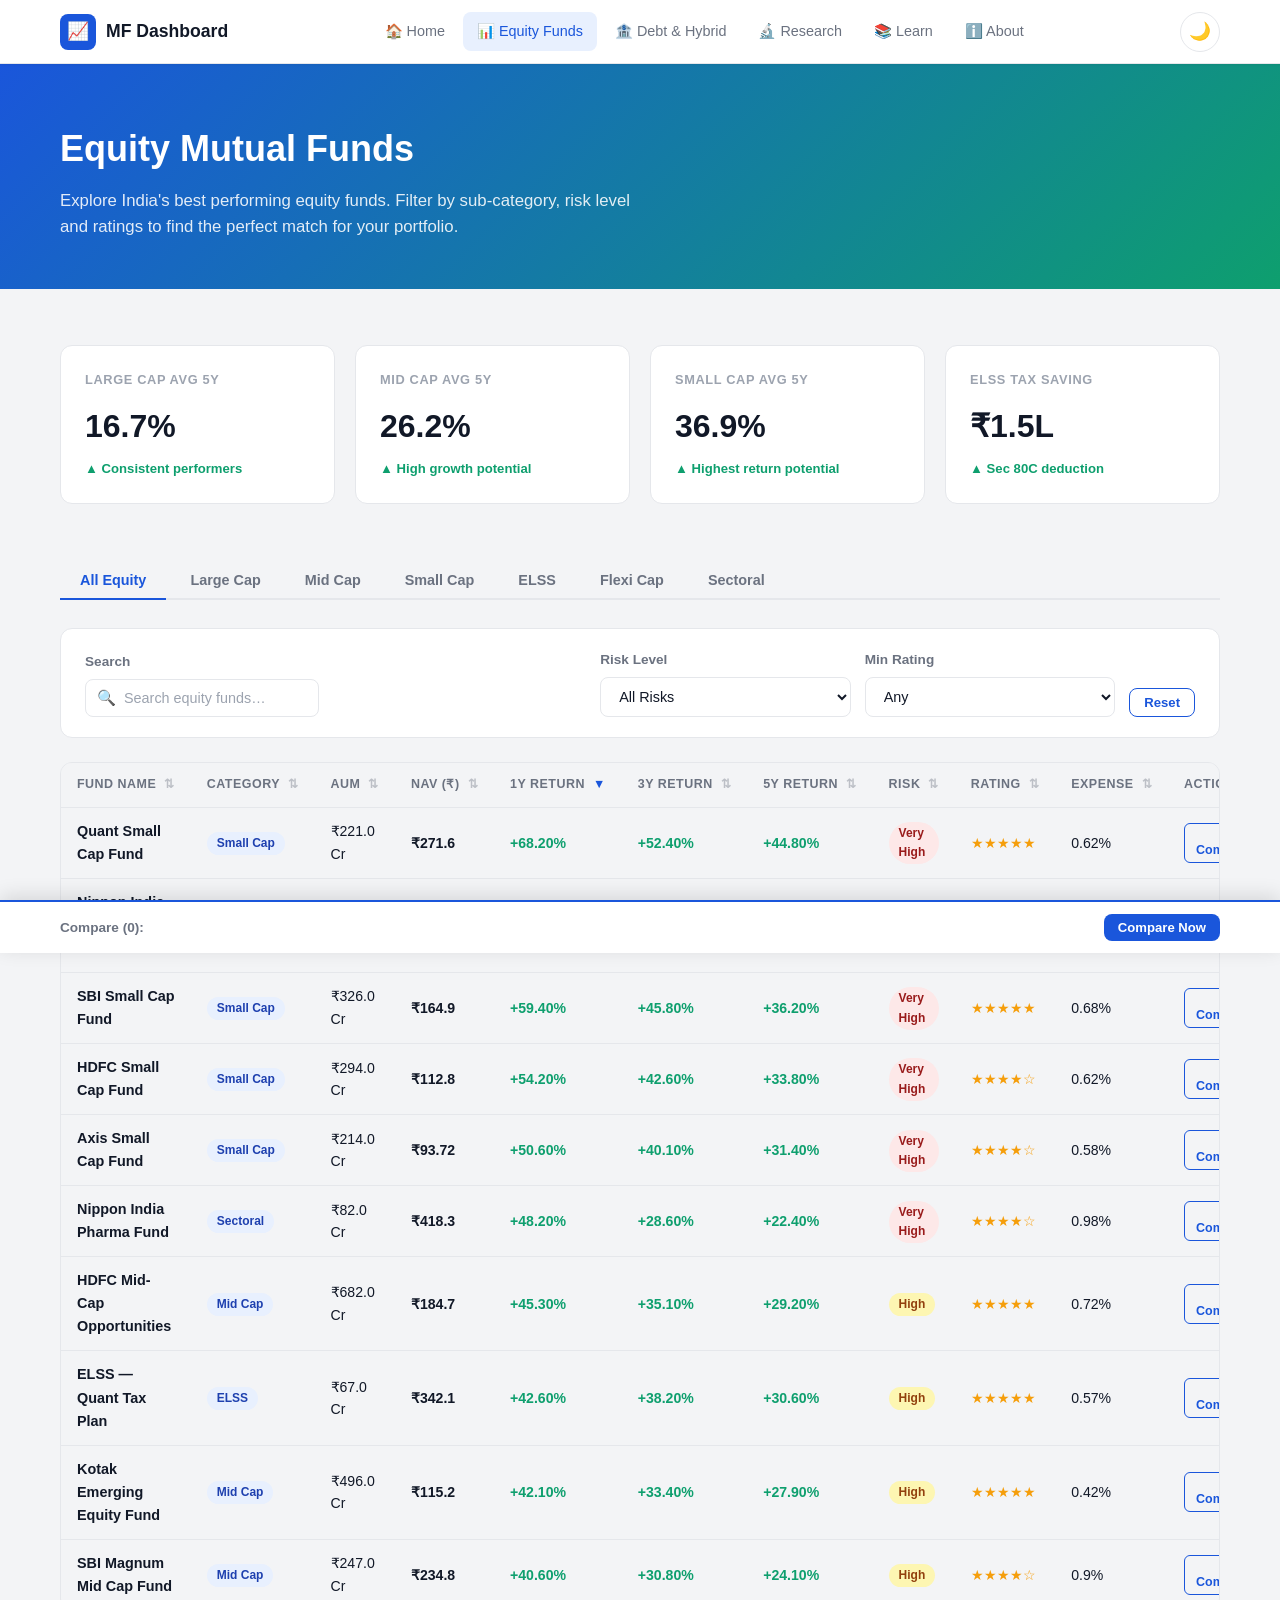
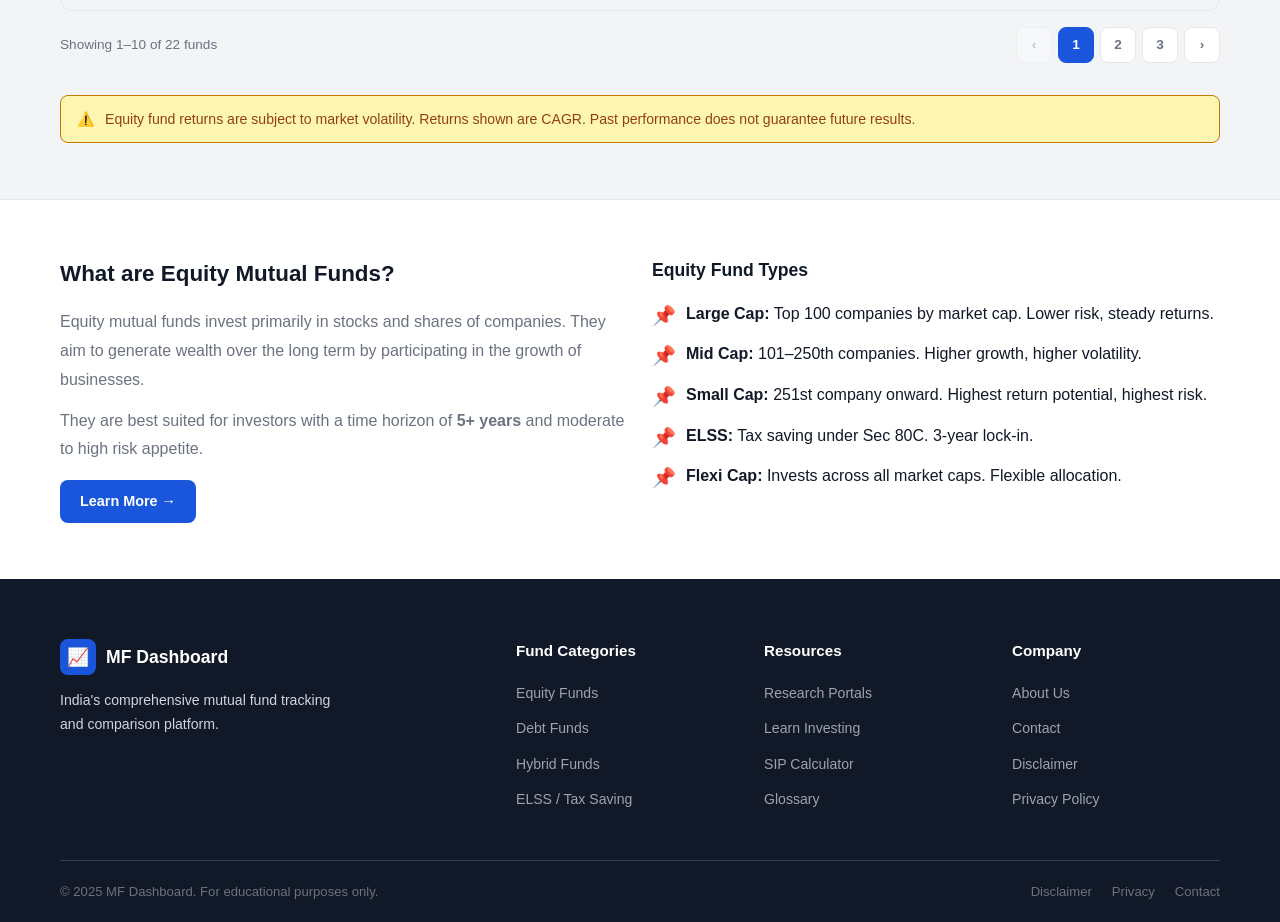
<file: equity-funds.html>
<!DOCTYPE html>
<html lang="en">
<head>
  <meta charset="UTF-8" />
  <meta name="viewport" content="width=device-width, initial-scale=1.0" />
  <title>Equity Funds — India Mutual Fund Dashboard</title>
  <meta name="description" content="Compare India's top equity mutual funds — large cap, mid cap, small cap, ELSS, flexi cap and sectoral funds with 1Y, 3Y and 5Y returns." />
  <meta name="keywords" content="equity mutual fund India, large cap fund, mid cap fund, small cap fund, ELSS, SIP equity" />
  <link rel="stylesheet" href="assets/css/style.css" />
  <link rel="stylesheet" href="assets/css/dashboard.css" />
</head>
<body>

<!-- ── Navigation ────────────────────────────────────────── -->
<nav class="navbar" role="navigation" aria-label="Main navigation">
  <div class="container">
    <a href="index.html" class="nav-brand">
      <span class="brand-icon" aria-hidden="true">📈</span>
      <span>MF Dashboard</span>
    </a>
    <ul class="nav-links" role="list">
      <li><a href="index.html">🏠 Home</a></li>
      <li><a href="equity-funds.html" aria-current="page">📊 Equity Funds</a></li>
      <li><a href="debt-funds.html">🏦 Debt &amp; Hybrid</a></li>
      <li><a href="research-portals.html">🔬 Research</a></li>
      <li><a href="learn.html">📚 Learn</a></li>
      <li><a href="about.html">ℹ️ About</a></li>
    </ul>
    <div class="nav-actions">
      <button id="themeToggle" class="theme-toggle" aria-label="Toggle dark mode">🌙</button>
      <button id="hamburger" class="hamburger" aria-label="Toggle mobile menu" aria-expanded="false" aria-controls="mobileNav">
        <span></span><span></span><span></span>
      </button>
    </div>
  </div>
</nav>
<div id="mobileNav" class="mobile-nav" role="navigation" aria-label="Mobile navigation">
  <ul role="list">
    <li><a href="index.html">🏠 Home</a></li>
    <li><a href="equity-funds.html">📊 Equity Funds</a></li>
    <li><a href="debt-funds.html">🏦 Debt &amp; Hybrid</a></li>
    <li><a href="research-portals.html">🔬 Research</a></li>
    <li><a href="learn.html">📚 Learn</a></li>
    <li><a href="about.html">ℹ️ About</a></li>
  </ul>
</div>

<!-- ── Hero ──────────────────────────────────────────────── -->
<header class="page-hero">
  <div class="container">
    <h1>Equity Mutual Funds</h1>
    <p>Explore India's best performing equity funds. Filter by sub-category, risk level and ratings to find the perfect match for your portfolio.</p>
  </div>
</header>

<main id="main-content">

  <!-- Stats -->
  <section class="section" aria-labelledby="equity-stats-heading">
    <div class="container">
      <h2 class="sr-only" id="equity-stats-heading">Equity Fund Statistics</h2>
      <div class="stats-grid fade-in">
        <article class="stat-card">
          <div class="stat-label">Large Cap Avg 5Y</div>
          <div class="stat-value">16.7%</div>
          <div class="stat-change up">▲ Consistent performers</div>
        </article>
        <article class="stat-card">
          <div class="stat-label">Mid Cap Avg 5Y</div>
          <div class="stat-value">26.2%</div>
          <div class="stat-change up">▲ High growth potential</div>
        </article>
        <article class="stat-card">
          <div class="stat-label">Small Cap Avg 5Y</div>
          <div class="stat-value">36.9%</div>
          <div class="stat-change up">▲ Highest return potential</div>
        </article>
        <article class="stat-card">
          <div class="stat-label">ELSS Tax Saving</div>
          <div class="stat-value">₹1.5L</div>
          <div class="stat-change up">▲ Sec 80C deduction</div>
        </article>
      </div>
    </div>
  </section>

  <!-- Tabs -->
  <section class="section" style="padding-top:0">
    <div class="container">
      <div class="tabs" role="tablist" aria-label="Equity fund sub-categories">
        <button class="tab-btn active" role="tab" aria-selected="true"  aria-controls="tab-all"     id="btn-all"     onclick="switchTab('all')">All Equity</button>
        <button class="tab-btn"        role="tab" aria-selected="false" aria-controls="tab-largecap" id="btn-largecap" onclick="switchTab('largecap')">Large Cap</button>
        <button class="tab-btn"        role="tab" aria-selected="false" aria-controls="tab-midcap"   id="btn-midcap"   onclick="switchTab('midcap')">Mid Cap</button>
        <button class="tab-btn"        role="tab" aria-selected="false" aria-controls="tab-smallcap" id="btn-smallcap" onclick="switchTab('smallcap')">Small Cap</button>
        <button class="tab-btn"        role="tab" aria-selected="false" aria-controls="tab-elss"     id="btn-elss"     onclick="switchTab('elss')">ELSS</button>
        <button class="tab-btn"        role="tab" aria-selected="false" aria-controls="tab-flexi"    id="btn-flexi"    onclick="switchTab('flexi')">Flexi Cap</button>
        <button class="tab-btn"        role="tab" aria-selected="false" aria-controls="tab-sectoral" id="btn-sectoral" onclick="switchTab('sectoral')">Sectoral</button>
      </div>

      <!-- Filters -->
      <div class="filters-bar fade-in" role="search" aria-label="Equity fund filters">
        <div class="filters-row">
          <div class="form-group search">
            <label class="form-label" for="searchInput">Search</label>
            <div class="search-wrapper">
              <span class="search-icon" aria-hidden="true">🔍</span>
              <input id="searchInput" type="search" class="form-control filter-input" placeholder="Search equity funds…" aria-label="Search equity funds" />
            </div>
          </div>
          <div class="form-group">
            <label class="form-label" for="riskFilter">Risk Level</label>
            <select id="riskFilter" class="form-control filter-select" aria-label="Filter by risk">
              <option value="">All Risks</option>
              <option value="Low">Low</option>
              <option value="Moderate">Moderate</option>
              <option value="High">High</option>
              <option value="Very High">Very High</option>
            </select>
          </div>
          <div class="form-group">
            <label class="form-label" for="ratingFilter">Min Rating</label>
            <select id="ratingFilter" class="form-control filter-select" aria-label="Filter by rating">
              <option value="">Any</option>
              <option value="4">4★ &amp; above</option>
              <option value="5">5★ only</option>
            </select>
          </div>
          <div class="filters-actions">
            <button id="resetFilters" class="btn btn-outline btn-sm">Reset</button>
          </div>
        </div>
      </div>

      <!-- Table -->
      <div class="fade-in" id="equityTable" role="region" aria-live="polite" aria-label="Equity funds list"></div>
      <div id="pagination"></div>

      <!-- Disclaimer -->
      <div class="alert alert-warning mt-4 fade-in" role="note">
        <span aria-hidden="true">⚠️</span>
        <span>Equity fund returns are subject to market volatility. Returns shown are CAGR. Past performance does not guarantee future results.</span>
      </div>
    </div>
  </section>

  <!-- Educational snippet -->
  <section class="section" style="background:var(--bg-card);border-top:1px solid var(--border)" aria-labelledby="equity-learn-heading">
    <div class="container">
      <div class="grid-2">
        <div>
          <h2 id="equity-learn-heading" style="font-size:1.4rem;font-weight:800;margin-bottom:16px">What are Equity Mutual Funds?</h2>
          <p style="color:var(--text-secondary);line-height:1.8;margin-bottom:12px">Equity mutual funds invest primarily in stocks and shares of companies. They aim to generate wealth over the long term by participating in the growth of businesses.</p>
          <p style="color:var(--text-secondary);line-height:1.8">They are best suited for investors with a time horizon of <strong>5+ years</strong> and moderate to high risk appetite.</p>
          <a href="learn.html#equity" class="btn btn-primary mt-4">Learn More →</a>
        </div>
        <div>
          <h3 style="font-size:1.1rem;font-weight:700;margin-bottom:16px">Equity Fund Types</h3>
          <ul style="list-style:none;display:flex;flex-direction:column;gap:10px">
            <li style="display:flex;gap:10px;align-items:flex-start"><span style="color:var(--primary);font-size:1.2rem">📌</span><div><strong>Large Cap:</strong> Top 100 companies by market cap. Lower risk, steady returns.</div></li>
            <li style="display:flex;gap:10px;align-items:flex-start"><span style="color:var(--primary);font-size:1.2rem">📌</span><div><strong>Mid Cap:</strong> 101–250th companies. Higher growth, higher volatility.</div></li>
            <li style="display:flex;gap:10px;align-items:flex-start"><span style="color:var(--primary);font-size:1.2rem">📌</span><div><strong>Small Cap:</strong> 251st company onward. Highest return potential, highest risk.</div></li>
            <li style="display:flex;gap:10px;align-items:flex-start"><span style="color:var(--primary);font-size:1.2rem">📌</span><div><strong>ELSS:</strong> Tax saving under Sec 80C. 3-year lock-in.</div></li>
            <li style="display:flex;gap:10px;align-items:flex-start"><span style="color:var(--primary);font-size:1.2rem">📌</span><div><strong>Flexi Cap:</strong> Invests across all market caps. Flexible allocation.</div></li>
          </ul>
        </div>
      </div>
    </div>
  </section>

</main>

<!-- Comparison Bar -->
<aside id="comparisonBar" class="comparison-bar hidden" aria-label="Fund comparison">
  <div class="container">
    <span class="compare-label">Compare (<span id="compareCount">0</span>):</span>
    <div class="comparison-items" id="comparisonChips"></div>
    <button onclick="window.openCompareModal()" class="btn btn-primary btn-sm">Compare Now</button>
  </div>
</aside>

<!-- Comparison Modal -->
<div id="compareModal" class="modal-overlay" role="dialog" aria-modal="true" aria-labelledby="compareModalTitle">
  <div class="modal">
    <div class="modal-header">
      <h3 id="compareModalTitle">Fund Comparison</h3>
      <button class="modal-close" onclick="window.closeCompareModal()" aria-label="Close">✕</button>
    </div>
    <div class="modal-body" id="compareTableBody"></div>
  </div>
</div>

<!-- Footer -->
<footer role="contentinfo">
  <div class="container">
    <div class="footer-grid">
      <div class="footer-brand">
        <a href="index.html" class="nav-brand">
          <span class="brand-icon" aria-hidden="true">📈</span>
          <span style="color:white">MF Dashboard</span>
        </a>
        <p>India's comprehensive mutual fund tracking and comparison platform.</p>
      </div>
      <div class="footer-col">
        <h4>Fund Categories</h4>
        <ul role="list">
          <li><a href="equity-funds.html">Equity Funds</a></li>
          <li><a href="debt-funds.html">Debt Funds</a></li>
          <li><a href="debt-funds.html#hybrid">Hybrid Funds</a></li>
          <li><a href="equity-funds.html#elss">ELSS / Tax Saving</a></li>
        </ul>
      </div>
      <div class="footer-col">
        <h4>Resources</h4>
        <ul role="list">
          <li><a href="research-portals.html">Research Portals</a></li>
          <li><a href="learn.html">Learn Investing</a></li>
          <li><a href="learn.html#sip-calculator">SIP Calculator</a></li>
          <li><a href="learn.html#glossary">Glossary</a></li>
        </ul>
      </div>
      <div class="footer-col">
        <h4>Company</h4>
        <ul role="list">
          <li><a href="about.html">About Us</a></li>
          <li><a href="about.html#contact">Contact</a></li>
          <li><a href="about.html#disclaimer">Disclaimer</a></li>
          <li><a href="about.html#privacy">Privacy Policy</a></li>
        </ul>
      </div>
    </div>
    <div class="footer-bottom">
      <span>© 2025 MF Dashboard. For educational purposes only.</span>
      <div class="footer-bottom-links">
        <a href="about.html#disclaimer">Disclaimer</a>
        <a href="about.html#privacy">Privacy</a>
        <a href="about.html#contact">Contact</a>
      </div>
    </div>
  </div>
</footer>

<script src="assets/js/main.js"></script>
<script src="assets/js/dashboard.js"></script>
<script>
  var subcatMap = {
    all: '',
    largecap: 'Large Cap',
    midcap: 'Mid Cap',
    smallcap: 'Small Cap',
    elss: 'ELSS',
    flexi: 'Flexi Cap',
    sectoral: 'Sectoral'
  };

  function switchTab(tab) {
    document.querySelectorAll('.tab-btn').forEach(function (btn) {
      btn.classList.remove('active');
      btn.setAttribute('aria-selected', 'false');
    });
    var activeBtn = document.getElementById('btn-' + tab);
    if (activeBtn) {
      activeBtn.classList.add('active');
      activeBtn.setAttribute('aria-selected', 'true');
    }
    // Update subcatFilter
    var subcatEl = document.getElementById('subcatFilter');
    if (!subcatEl) {
      // Create a hidden subcat filter
      var hiddenEl = document.createElement('input');
      hiddenEl.type = 'hidden';
      hiddenEl.id = 'subcatFilter';
      document.body.appendChild(hiddenEl);
    }
    // Update state directly
    if (window.MFDashboard && window.MFDashboard._state) {
      window.MFDashboard._state.filters.subcat = subcatMap[tab] || '';
      window.MFDashboard._state.page = 1;
    }
    window.MFDashboard.init('equityTable', { category: 'Equity', subcat: subcatMap[tab] || '' });
  }

  document.addEventListener('DOMContentLoaded', function () {
    // Check URL hash for ELSS anchor
    if (window.location.hash === '#elss') switchTab('elss');
    else window.MFDashboard.init('equityTable', { category: 'Equity' });
  });
</script>
</body>
</html>
</file>
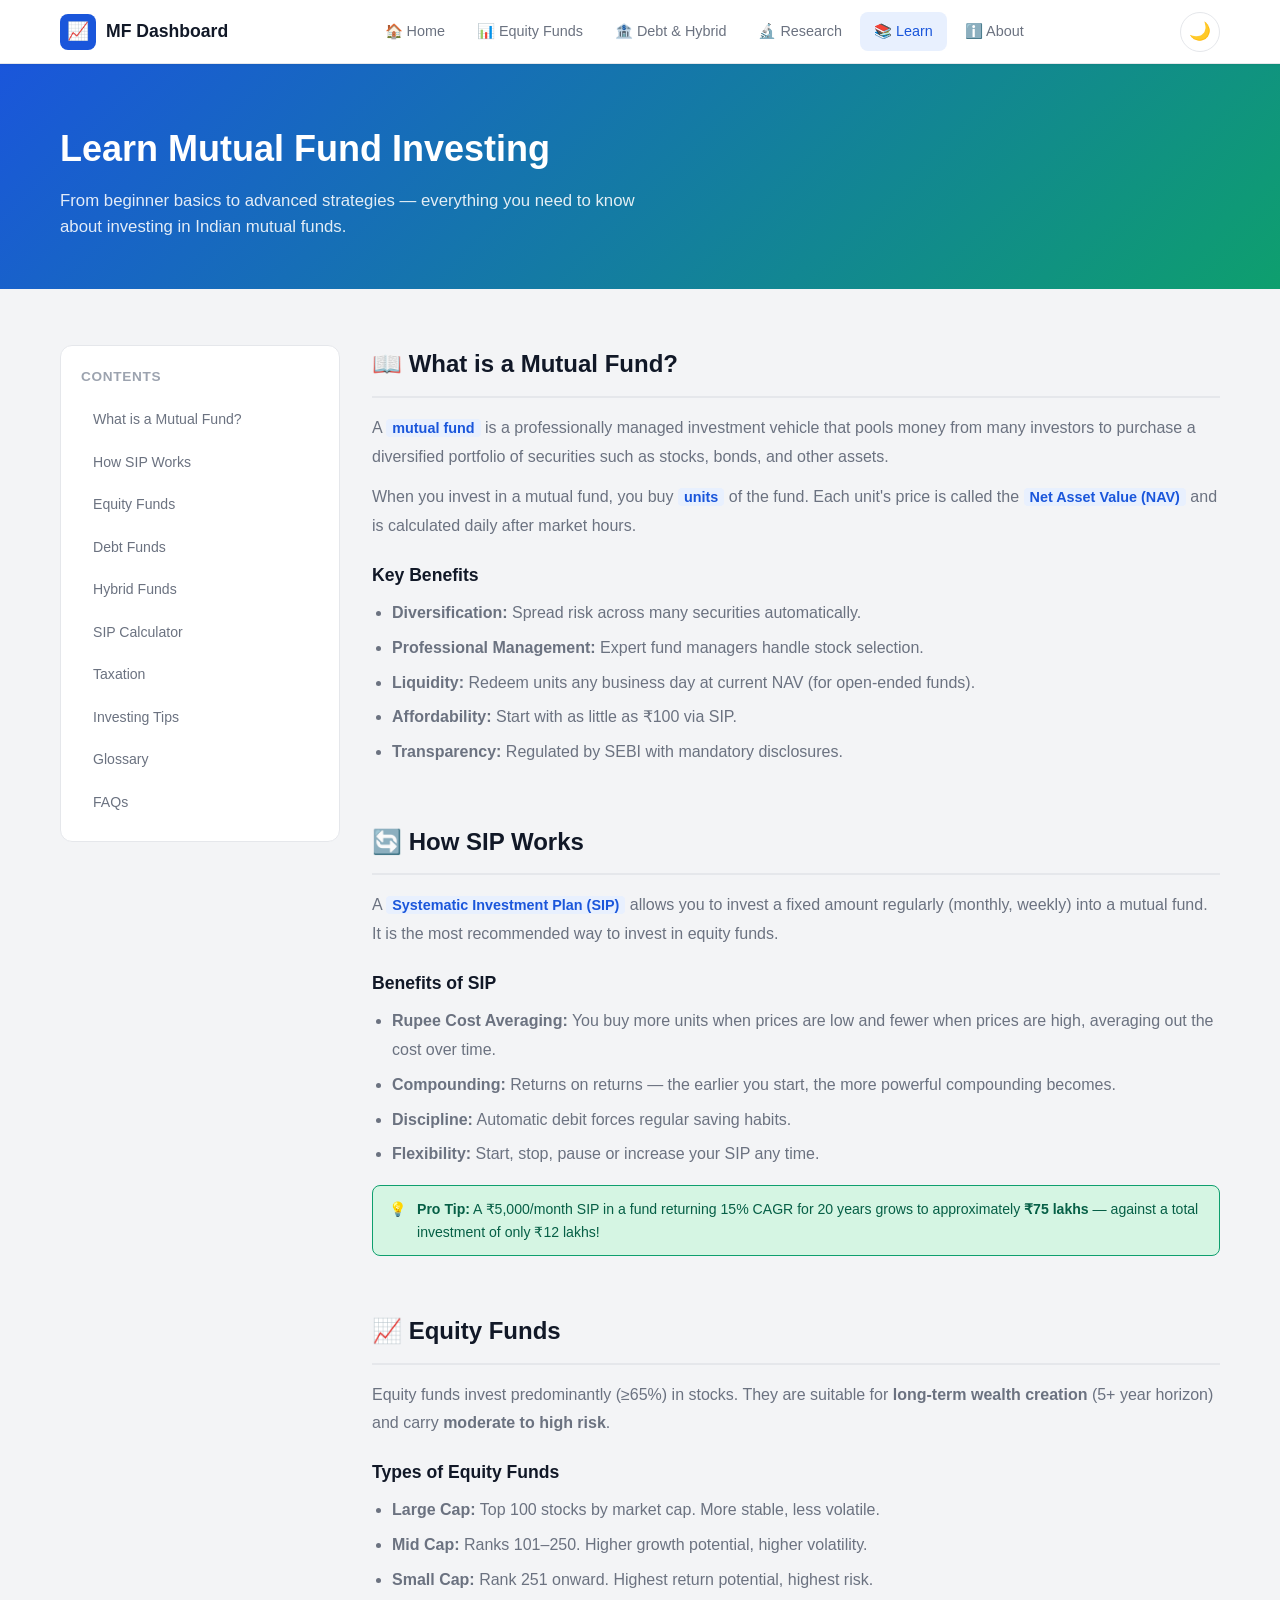
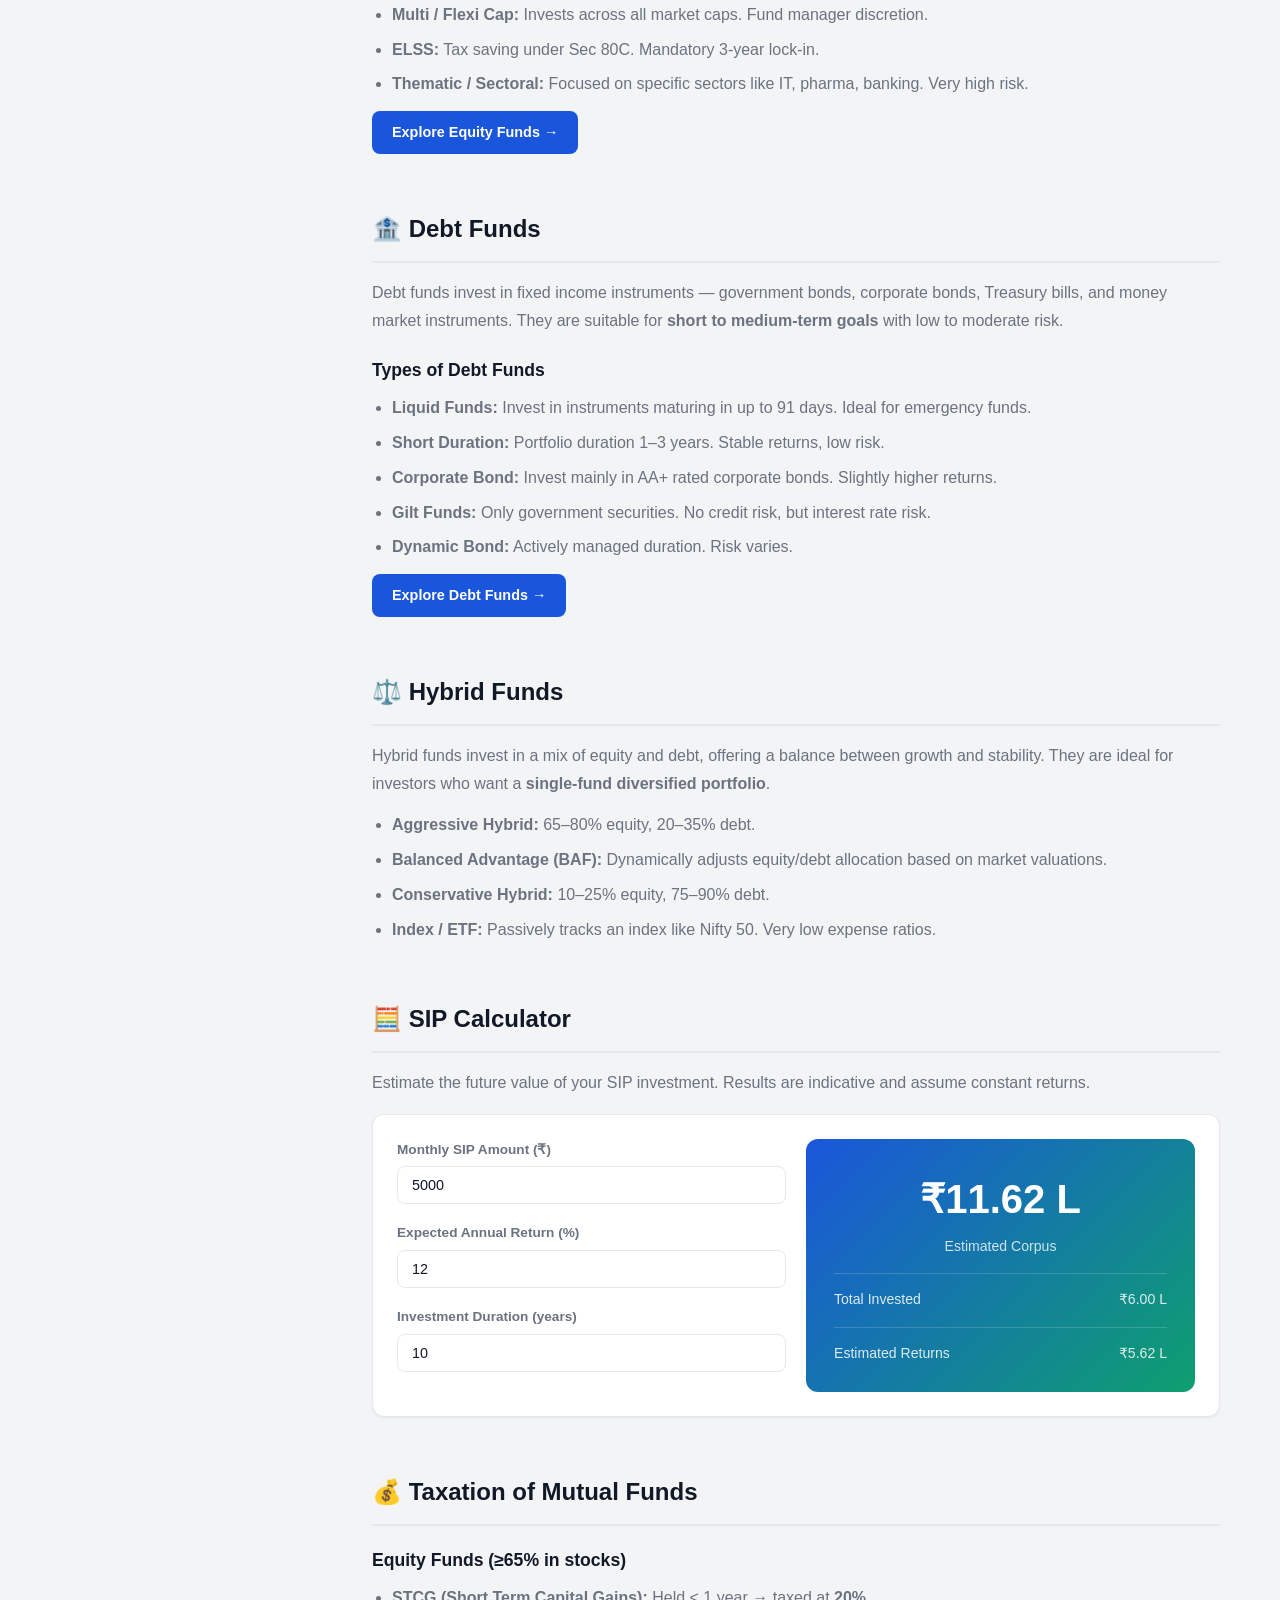
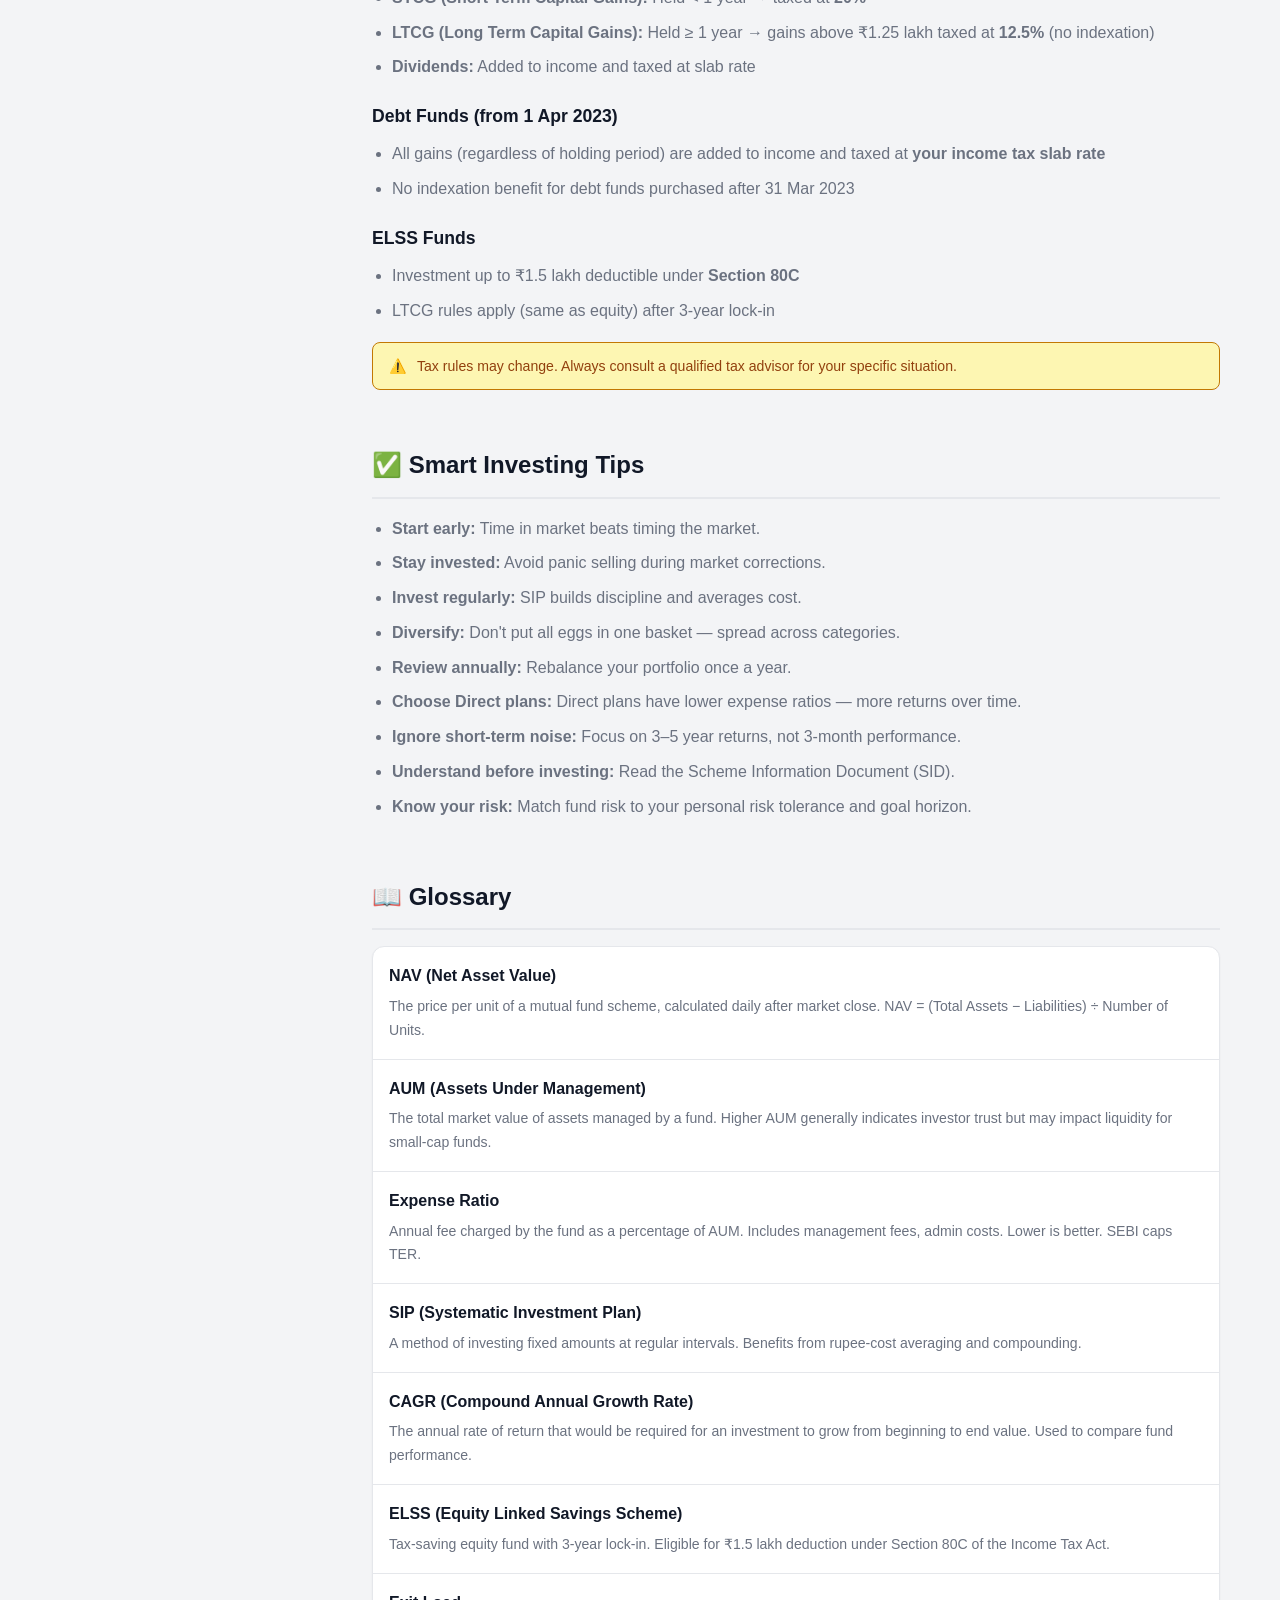
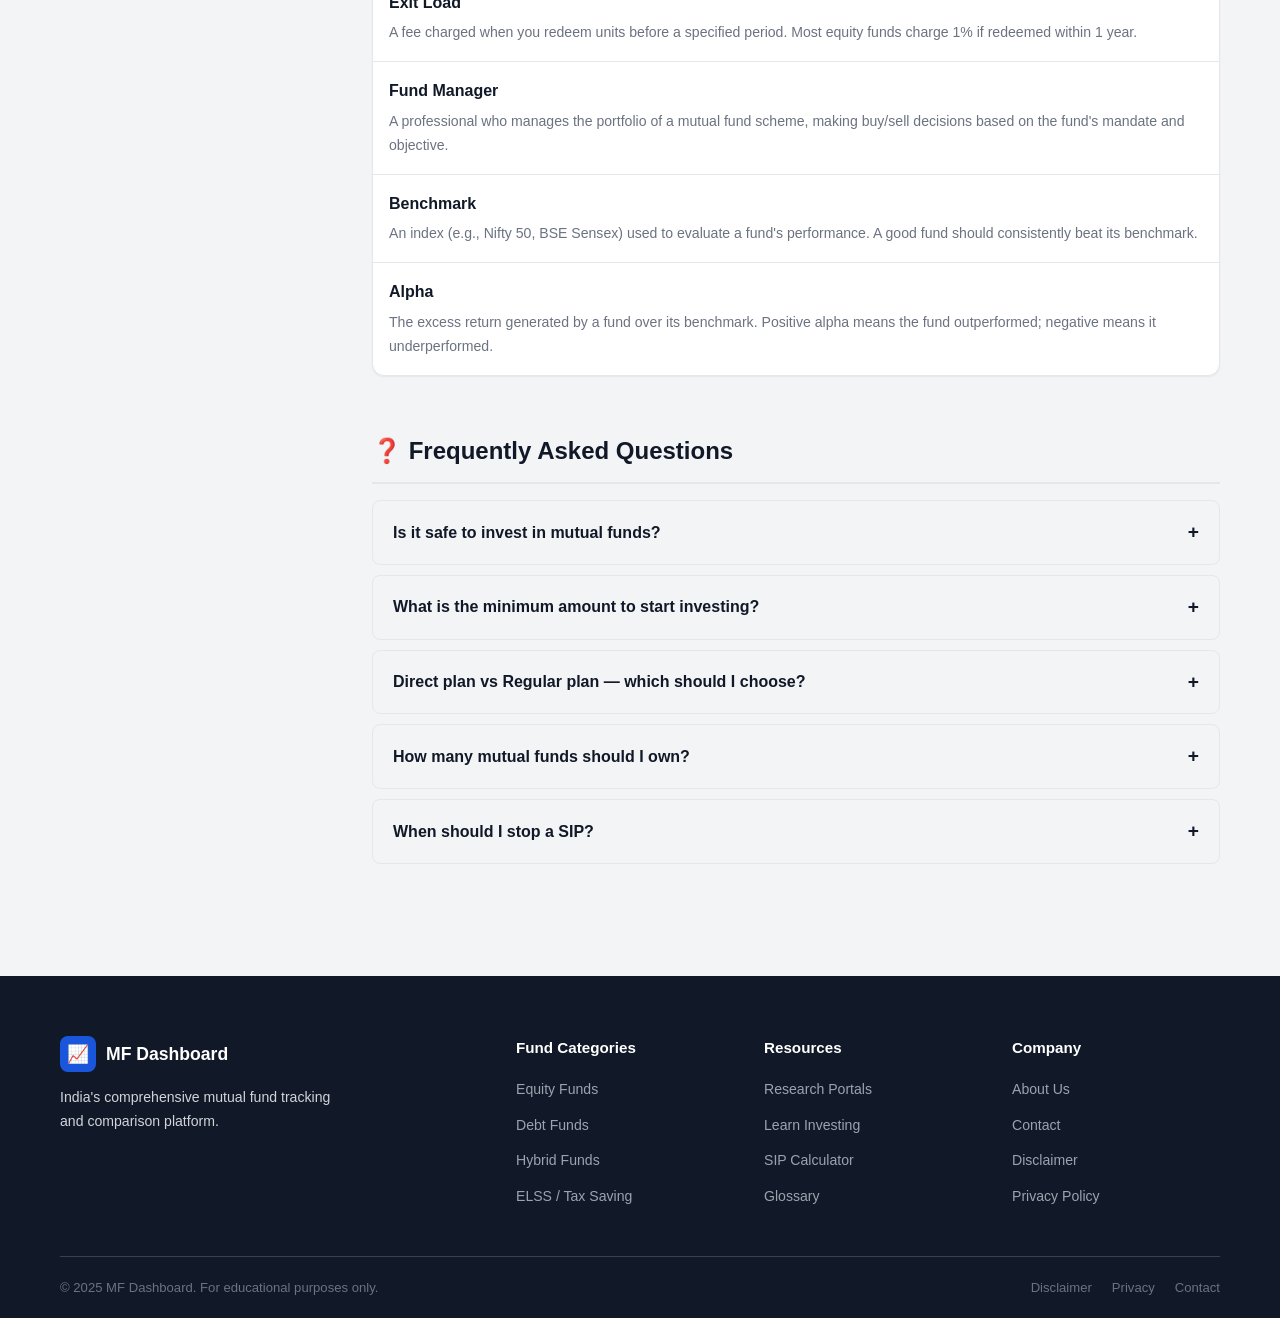
<file: learn.html>
<!DOCTYPE html>
<html lang="en">
<head>
  <meta charset="UTF-8" />
  <meta name="viewport" content="width=device-width, initial-scale=1.0" />
  <title>Learn Mutual Fund Investing — India Mutual Fund Dashboard</title>
  <meta name="description" content="Learn mutual fund basics — SIP, NAV, expense ratio, types of funds, tax implications and investment strategies for Indian investors." />
  <meta name="keywords" content="learn mutual fund India, SIP calculator, what is NAV, ELSS tax saving, mutual fund for beginners" />
  <link rel="stylesheet" href="assets/css/style.css" />
  <link rel="stylesheet" href="assets/css/dashboard.css" />
  <style>
    .learn-grid {
      display: grid; grid-template-columns: 280px 1fr; gap: 32px; align-items: start;
    }
    .learn-sidebar {
      position: sticky; top: calc(var(--nav-height) + 20px);
      background: var(--bg-card); border: 1px solid var(--border);
      border-radius: var(--radius); padding: 20px;
    }
    .learn-sidebar h3 { font-size: 0.85rem; text-transform: uppercase; letter-spacing: .05em; color: var(--text-muted); margin-bottom: 12px; font-weight: 700; }
    .learn-sidebar ul { list-style: none; display: flex; flex-direction: column; gap: 4px; }
    .learn-sidebar a { display: block; padding: 8px 12px; border-radius: var(--radius-sm); font-size: 0.88rem; color: var(--text-secondary); transition: all var(--transition); }
    .learn-sidebar a:hover { background: var(--primary-light); color: var(--primary); }
    .article-section { margin-bottom: 56px; scroll-margin-top: calc(var(--nav-height) + 20px); }
    .article-section h2 { font-size: 1.5rem; font-weight: 800; margin-bottom: 16px; padding-bottom: 12px; border-bottom: 2px solid var(--border); }
    .article-section h3 { font-size: 1.1rem; font-weight: 700; margin: 20px 0 10px; }
    .article-section p  { color: var(--text-secondary); line-height: 1.8; margin-bottom: 12px; }
    .article-section ul { color: var(--text-secondary); line-height: 1.8; margin-left: 20px; margin-bottom: 12px; }
    .article-section ul li { margin-bottom: 6px; }
    .key-term { background: var(--primary-light); color: var(--primary); padding: 1px 6px; border-radius: 4px; font-weight: 600; font-size: 0.9em; }
    /* SIP Calculator */
    #sip-calculator .calc-grid {
      display: grid; grid-template-columns: 1fr 1fr; gap: 20px;
    }
    .result-box {
      background: linear-gradient(135deg, var(--primary), #0e9f6e);
      color: white; border-radius: var(--radius); padding: 28px; text-align: center;
    }
    .result-value { font-size: 2.5rem; font-weight: 800; }
    .result-label { opacity: .8; font-size: 0.88rem; margin-top: 4px; }
    .result-row { display: flex; justify-content: space-between; margin-top: 16px; opacity: .85; font-size: 0.88rem; border-top: 1px solid rgba(255,255,255,.2); padding-top: 14px; }
    /* Glossary */
    .glossary-item { padding: 16px 0; border-bottom: 1px solid var(--border); }
    .glossary-item:last-child { border-bottom: none; }
    .glossary-term { font-weight: 700; font-size: 1rem; margin-bottom: 6px; }
    .glossary-def { color: var(--text-secondary); font-size: 0.88rem; line-height: 1.7; }
    /* FAQ */
    .faq-item { border: 1px solid var(--border); border-radius: var(--radius-sm); margin-bottom: 10px; }
    .faq-question {
      padding: 16px 20px; cursor: pointer; font-weight: 600;
      display: flex; justify-content: space-between; align-items: center;
      transition: background var(--transition);
    }
    .faq-question:hover { background: var(--bg-page); }
    .faq-answer { display: none; padding: 0 20px 16px; color: var(--text-secondary); line-height: 1.7; font-size: 0.9rem; }
    .faq-item.open .faq-answer { display: block; }
    .faq-item.open .faq-icon { transform: rotate(45deg); }
    .faq-icon { transition: transform var(--transition); font-size: 1.2rem; }
    @media (max-width: 900px) {
      .learn-grid { grid-template-columns: 1fr; }
      .learn-sidebar { position: static; }
      #sip-calculator .calc-grid { grid-template-columns: 1fr; }
    }
  </style>
</head>
<body>

<!-- ── Navigation ────────────────────────────────────────── -->
<nav class="navbar" role="navigation" aria-label="Main navigation">
  <div class="container">
    <a href="index.html" class="nav-brand">
      <span class="brand-icon" aria-hidden="true">📈</span>
      <span>MF Dashboard</span>
    </a>
    <ul class="nav-links" role="list">
      <li><a href="index.html">🏠 Home</a></li>
      <li><a href="equity-funds.html">📊 Equity Funds</a></li>
      <li><a href="debt-funds.html">🏦 Debt &amp; Hybrid</a></li>
      <li><a href="research-portals.html">🔬 Research</a></li>
      <li><a href="learn.html" aria-current="page">📚 Learn</a></li>
      <li><a href="about.html">ℹ️ About</a></li>
    </ul>
    <div class="nav-actions">
      <button id="themeToggle" class="theme-toggle" aria-label="Toggle dark mode">🌙</button>
      <button id="hamburger" class="hamburger" aria-label="Toggle mobile menu" aria-expanded="false" aria-controls="mobileNav">
        <span></span><span></span><span></span>
      </button>
    </div>
  </div>
</nav>
<div id="mobileNav" class="mobile-nav" role="navigation" aria-label="Mobile navigation">
  <ul role="list">
    <li><a href="index.html">🏠 Home</a></li>
    <li><a href="equity-funds.html">📊 Equity Funds</a></li>
    <li><a href="debt-funds.html">🏦 Debt &amp; Hybrid</a></li>
    <li><a href="research-portals.html">🔬 Research</a></li>
    <li><a href="learn.html">📚 Learn</a></li>
    <li><a href="about.html">ℹ️ About</a></li>
  </ul>
</div>

<!-- ── Hero ──────────────────────────────────────────────── -->
<header class="page-hero">
  <div class="container">
    <h1>Learn Mutual Fund Investing</h1>
    <p>From beginner basics to advanced strategies — everything you need to know about investing in Indian mutual funds.</p>
  </div>
</header>

<main id="main-content">
  <div class="section">
    <div class="container">
      <div class="learn-grid">

        <!-- Sidebar TOC -->
        <aside class="learn-sidebar" aria-label="Table of contents">
          <h3>Contents</h3>
          <ul role="list">
            <li><a href="#what-is-mf">What is a Mutual Fund?</a></li>
            <li><a href="#how-sip-works">How SIP Works</a></li>
            <li><a href="#equity">Equity Funds</a></li>
            <li><a href="#debt">Debt Funds</a></li>
            <li><a href="#hybrid">Hybrid Funds</a></li>
            <li><a href="#sip-calculator">SIP Calculator</a></li>
            <li><a href="#tax">Taxation</a></li>
            <li><a href="#tips">Investing Tips</a></li>
            <li><a href="#glossary">Glossary</a></li>
            <li><a href="#faq">FAQs</a></li>
          </ul>
        </aside>

        <!-- Main content -->
        <div>

          <!-- What is a MF -->
          <article class="article-section" id="what-is-mf">
            <h2>📖 What is a Mutual Fund?</h2>
            <p>A <span class="key-term">mutual fund</span> is a professionally managed investment vehicle that pools money from many investors to purchase a diversified portfolio of securities such as stocks, bonds, and other assets.</p>
            <p>When you invest in a mutual fund, you buy <span class="key-term">units</span> of the fund. Each unit's price is called the <span class="key-term">Net Asset Value (NAV)</span> and is calculated daily after market hours.</p>
            <h3>Key Benefits</h3>
            <ul>
              <li><strong>Diversification:</strong> Spread risk across many securities automatically.</li>
              <li><strong>Professional Management:</strong> Expert fund managers handle stock selection.</li>
              <li><strong>Liquidity:</strong> Redeem units any business day at current NAV (for open-ended funds).</li>
              <li><strong>Affordability:</strong> Start with as little as ₹100 via SIP.</li>
              <li><strong>Transparency:</strong> Regulated by SEBI with mandatory disclosures.</li>
            </ul>
          </article>

          <!-- How SIP Works -->
          <article class="article-section" id="how-sip-works">
            <h2>🔄 How SIP Works</h2>
            <p>A <span class="key-term">Systematic Investment Plan (SIP)</span> allows you to invest a fixed amount regularly (monthly, weekly) into a mutual fund. It is the most recommended way to invest in equity funds.</p>
            <h3>Benefits of SIP</h3>
            <ul>
              <li><strong>Rupee Cost Averaging:</strong> You buy more units when prices are low and fewer when prices are high, averaging out the cost over time.</li>
              <li><strong>Compounding:</strong> Returns on returns — the earlier you start, the more powerful compounding becomes.</li>
              <li><strong>Discipline:</strong> Automatic debit forces regular saving habits.</li>
              <li><strong>Flexibility:</strong> Start, stop, pause or increase your SIP any time.</li>
            </ul>
            <div class="alert alert-success mt-4">
              <span aria-hidden="true">💡</span>
              <div><strong>Pro Tip:</strong> A ₹5,000/month SIP in a fund returning 15% CAGR for 20 years grows to approximately <strong>₹75 lakhs</strong> — against a total investment of only ₹12 lakhs!</div>
            </div>
          </article>

          <!-- Equity -->
          <article class="article-section" id="equity">
            <h2>📈 Equity Funds</h2>
            <p>Equity funds invest predominantly (≥65%) in stocks. They are suitable for <strong>long-term wealth creation</strong> (5+ year horizon) and carry <strong>moderate to high risk</strong>.</p>
            <h3>Types of Equity Funds</h3>
            <ul>
              <li><strong>Large Cap:</strong> Top 100 stocks by market cap. More stable, less volatile.</li>
              <li><strong>Mid Cap:</strong> Ranks 101–250. Higher growth potential, higher volatility.</li>
              <li><strong>Small Cap:</strong> Rank 251 onward. Highest return potential, highest risk.</li>
              <li><strong>Multi / Flexi Cap:</strong> Invests across all market caps. Fund manager discretion.</li>
              <li><strong>ELSS:</strong> Tax saving under Sec 80C. Mandatory 3-year lock-in.</li>
              <li><strong>Thematic / Sectoral:</strong> Focused on specific sectors like IT, pharma, banking. Very high risk.</li>
            </ul>
            <a href="equity-funds.html" class="btn btn-primary">Explore Equity Funds →</a>
          </article>

          <!-- Debt -->
          <article class="article-section" id="debt">
            <h2>🏦 Debt Funds</h2>
            <p>Debt funds invest in fixed income instruments — government bonds, corporate bonds, Treasury bills, and money market instruments. They are suitable for <strong>short to medium-term goals</strong> with low to moderate risk.</p>
            <h3>Types of Debt Funds</h3>
            <ul>
              <li><strong>Liquid Funds:</strong> Invest in instruments maturing in up to 91 days. Ideal for emergency funds.</li>
              <li><strong>Short Duration:</strong> Portfolio duration 1–3 years. Stable returns, low risk.</li>
              <li><strong>Corporate Bond:</strong> Invest mainly in AA+ rated corporate bonds. Slightly higher returns.</li>
              <li><strong>Gilt Funds:</strong> Only government securities. No credit risk, but interest rate risk.</li>
              <li><strong>Dynamic Bond:</strong> Actively managed duration. Risk varies.</li>
            </ul>
            <a href="debt-funds.html" class="btn btn-primary">Explore Debt Funds →</a>
          </article>

          <!-- Hybrid -->
          <article class="article-section" id="hybrid">
            <h2>⚖️ Hybrid Funds</h2>
            <p>Hybrid funds invest in a mix of equity and debt, offering a balance between growth and stability. They are ideal for investors who want a <strong>single-fund diversified portfolio</strong>.</p>
            <ul>
              <li><strong>Aggressive Hybrid:</strong> 65–80% equity, 20–35% debt.</li>
              <li><strong>Balanced Advantage (BAF):</strong> Dynamically adjusts equity/debt allocation based on market valuations.</li>
              <li><strong>Conservative Hybrid:</strong> 10–25% equity, 75–90% debt.</li>
              <li><strong>Index / ETF:</strong> Passively tracks an index like Nifty 50. Very low expense ratios.</li>
            </ul>
          </article>

          <!-- SIP Calculator -->
          <article class="article-section" id="sip-calculator">
            <h2>🧮 SIP Calculator</h2>
            <p>Estimate the future value of your SIP investment. Results are indicative and assume constant returns.</p>
            <div class="card mt-4">
              <div class="card-body">
                <div class="calc-grid" id="sip-calculator">
                  <div style="display:flex;flex-direction:column;gap:18px">
                    <div class="form-group">
                      <label class="form-label" for="sipAmount">Monthly SIP Amount (₹)</label>
                      <input type="number" id="sipAmount" class="form-control" value="5000" min="100" step="500" oninput="calcSip()" aria-label="Monthly SIP Amount" />
                    </div>
                    <div class="form-group">
                      <label class="form-label" for="sipRate">Expected Annual Return (%)</label>
                      <input type="number" id="sipRate" class="form-control" value="12" min="1" max="30" step="0.5" oninput="calcSip()" aria-label="Expected Annual Return" />
                    </div>
                    <div class="form-group">
                      <label class="form-label" for="sipYears">Investment Duration (years)</label>
                      <input type="number" id="sipYears" class="form-control" value="10" min="1" max="40" oninput="calcSip()" aria-label="Investment Duration" />
                    </div>
                  </div>
                  <div>
                    <div class="result-box" id="sipResult" aria-live="polite" aria-label="SIP calculation results">
                      <div class="result-value" id="sipTotal">₹23.2L</div>
                      <div class="result-label">Estimated Corpus</div>
                      <div class="result-row">
                        <span>Total Invested</span>
                        <span id="sipInvested">₹6.0L</span>
                      </div>
                      <div class="result-row">
                        <span>Estimated Returns</span>
                        <span id="sipReturns">₹17.2L</span>
                      </div>
                    </div>
                  </div>
                </div>
              </div>
            </div>
          </article>

          <!-- Taxation -->
          <article class="article-section" id="tax">
            <h2>💰 Taxation of Mutual Funds</h2>
            <h3>Equity Funds (≥65% in stocks)</h3>
            <ul>
              <li><strong>STCG (Short Term Capital Gains):</strong> Held &lt; 1 year → taxed at <strong>20%</strong></li>
              <li><strong>LTCG (Long Term Capital Gains):</strong> Held ≥ 1 year → gains above ₹1.25 lakh taxed at <strong>12.5%</strong> (no indexation)</li>
              <li><strong>Dividends:</strong> Added to income and taxed at slab rate</li>
            </ul>
            <h3>Debt Funds (from 1 Apr 2023)</h3>
            <ul>
              <li>All gains (regardless of holding period) are added to income and taxed at <strong>your income tax slab rate</strong></li>
              <li>No indexation benefit for debt funds purchased after 31 Mar 2023</li>
            </ul>
            <h3>ELSS Funds</h3>
            <ul>
              <li>Investment up to ₹1.5 lakh deductible under <strong>Section 80C</strong></li>
              <li>LTCG rules apply (same as equity) after 3-year lock-in</li>
            </ul>
            <div class="alert alert-warning mt-4">
              <span aria-hidden="true">⚠️</span>
              <span>Tax rules may change. Always consult a qualified tax advisor for your specific situation.</span>
            </div>
          </article>

          <!-- Tips -->
          <article class="article-section" id="tips">
            <h2>✅ Smart Investing Tips</h2>
            <ul>
              <li><strong>Start early:</strong> Time in market beats timing the market.</li>
              <li><strong>Stay invested:</strong> Avoid panic selling during market corrections.</li>
              <li><strong>Invest regularly:</strong> SIP builds discipline and averages cost.</li>
              <li><strong>Diversify:</strong> Don't put all eggs in one basket — spread across categories.</li>
              <li><strong>Review annually:</strong> Rebalance your portfolio once a year.</li>
              <li><strong>Choose Direct plans:</strong> Direct plans have lower expense ratios — more returns over time.</li>
              <li><strong>Ignore short-term noise:</strong> Focus on 3–5 year returns, not 3-month performance.</li>
              <li><strong>Understand before investing:</strong> Read the Scheme Information Document (SID).</li>
              <li><strong>Know your risk:</strong> Match fund risk to your personal risk tolerance and goal horizon.</li>
            </ul>
          </article>

          <!-- Glossary -->
          <article class="article-section" id="glossary">
            <h2>📖 Glossary</h2>
            <div class="card">
              <div class="card-body" style="padding:0">
                <div class="glossary-item" style="padding:16px">
                  <div class="glossary-term">NAV (Net Asset Value)</div>
                  <div class="glossary-def">The price per unit of a mutual fund scheme, calculated daily after market close. NAV = (Total Assets − Liabilities) ÷ Number of Units.</div>
                </div>
                <div class="glossary-item" style="padding:16px">
                  <div class="glossary-term">AUM (Assets Under Management)</div>
                  <div class="glossary-def">The total market value of assets managed by a fund. Higher AUM generally indicates investor trust but may impact liquidity for small-cap funds.</div>
                </div>
                <div class="glossary-item" style="padding:16px">
                  <div class="glossary-term">Expense Ratio</div>
                  <div class="glossary-def">Annual fee charged by the fund as a percentage of AUM. Includes management fees, admin costs. Lower is better. SEBI caps TER.</div>
                </div>
                <div class="glossary-item" style="padding:16px">
                  <div class="glossary-term">SIP (Systematic Investment Plan)</div>
                  <div class="glossary-def">A method of investing fixed amounts at regular intervals. Benefits from rupee-cost averaging and compounding.</div>
                </div>
                <div class="glossary-item" style="padding:16px">
                  <div class="glossary-term">CAGR (Compound Annual Growth Rate)</div>
                  <div class="glossary-def">The annual rate of return that would be required for an investment to grow from beginning to end value. Used to compare fund performance.</div>
                </div>
                <div class="glossary-item" style="padding:16px">
                  <div class="glossary-term">ELSS (Equity Linked Savings Scheme)</div>
                  <div class="glossary-def">Tax-saving equity fund with 3-year lock-in. Eligible for ₹1.5 lakh deduction under Section 80C of the Income Tax Act.</div>
                </div>
                <div class="glossary-item" style="padding:16px">
                  <div class="glossary-term">Exit Load</div>
                  <div class="glossary-def">A fee charged when you redeem units before a specified period. Most equity funds charge 1% if redeemed within 1 year.</div>
                </div>
                <div class="glossary-item" style="padding:16px">
                  <div class="glossary-term">Fund Manager</div>
                  <div class="glossary-def">A professional who manages the portfolio of a mutual fund scheme, making buy/sell decisions based on the fund's mandate and objective.</div>
                </div>
                <div class="glossary-item" style="padding:16px">
                  <div class="glossary-term">Benchmark</div>
                  <div class="glossary-def">An index (e.g., Nifty 50, BSE Sensex) used to evaluate a fund's performance. A good fund should consistently beat its benchmark.</div>
                </div>
                <div class="glossary-item" style="padding:16px">
                  <div class="glossary-term">Alpha</div>
                  <div class="glossary-def">The excess return generated by a fund over its benchmark. Positive alpha means the fund outperformed; negative means it underperformed.</div>
                </div>
              </div>
            </div>
          </article>

          <!-- FAQs -->
          <article class="article-section" id="faq">
            <h2>❓ Frequently Asked Questions</h2>
            <div class="faq-list">
              <div class="faq-item">
                <div class="faq-question" onclick="toggleFaq(this)" role="button" tabindex="0" aria-expanded="false">
                  Is it safe to invest in mutual funds?
                  <span class="faq-icon" aria-hidden="true">+</span>
                </div>
                <div class="faq-answer">Mutual funds are regulated by SEBI and are generally safe vehicles for investing. However, they are subject to market risk — your returns depend on how the underlying securities perform. Equity funds can lose value in the short term.</div>
              </div>
              <div class="faq-item">
                <div class="faq-question" onclick="toggleFaq(this)" role="button" tabindex="0" aria-expanded="false">
                  What is the minimum amount to start investing?
                  <span class="faq-icon" aria-hidden="true">+</span>
                </div>
                <div class="faq-answer">Many funds allow SIP investments starting from ₹100–500 per month. Some index funds like Navi Nifty 50 allow SIP from just ₹10. There is no maximum limit.</div>
              </div>
              <div class="faq-item">
                <div class="faq-question" onclick="toggleFaq(this)" role="button" tabindex="0" aria-expanded="false">
                  Direct plan vs Regular plan — which should I choose?
                  <span class="faq-icon" aria-hidden="true">+</span>
                </div>
                <div class="faq-answer">Direct plans have lower expense ratios (no distributor commission), resulting in higher returns over time. For example, a 0.5% difference in expense ratio can mean lakhs more corpus over 20 years. If you are comfortable investing directly, always choose direct plans.</div>
              </div>
              <div class="faq-item">
                <div class="faq-question" onclick="toggleFaq(this)" role="button" tabindex="0" aria-expanded="false">
                  How many mutual funds should I own?
                  <span class="faq-icon" aria-hidden="true">+</span>
                </div>
                <div class="faq-answer">For most investors, 3–5 funds are sufficient for a well-diversified portfolio. More funds add complexity without necessarily adding diversification. A typical portfolio might include 1–2 large cap, 1 mid/small cap, 1 debt, and optionally 1 ELSS fund.</div>
              </div>
              <div class="faq-item">
                <div class="faq-question" onclick="toggleFaq(this)" role="button" tabindex="0" aria-expanded="false">
                  When should I stop a SIP?
                  <span class="faq-icon" aria-hidden="true">+</span>
                </div>
                <div class="faq-answer">Stop a SIP only when your financial goal is achieved, or if the fund consistently underperforms its benchmark and peers for 3+ years. Do not stop during market downturns — that is actually when SIP is most beneficial (you buy more units at lower prices).</div>
              </div>
            </div>
          </article>

        </div>
      </div>
    </div>
  </div>
</main>

<!-- Footer -->
<footer role="contentinfo">
  <div class="container">
    <div class="footer-grid">
      <div class="footer-brand">
        <a href="index.html" class="nav-brand">
          <span class="brand-icon" aria-hidden="true">📈</span>
          <span style="color:white">MF Dashboard</span>
        </a>
        <p>India's comprehensive mutual fund tracking and comparison platform.</p>
      </div>
      <div class="footer-col">
        <h4>Fund Categories</h4>
        <ul role="list">
          <li><a href="equity-funds.html">Equity Funds</a></li>
          <li><a href="debt-funds.html">Debt Funds</a></li>
          <li><a href="debt-funds.html#hybrid">Hybrid Funds</a></li>
          <li><a href="equity-funds.html#elss">ELSS / Tax Saving</a></li>
        </ul>
      </div>
      <div class="footer-col">
        <h4>Resources</h4>
        <ul role="list">
          <li><a href="research-portals.html">Research Portals</a></li>
          <li><a href="learn.html">Learn Investing</a></li>
          <li><a href="learn.html#sip-calculator">SIP Calculator</a></li>
          <li><a href="learn.html#glossary">Glossary</a></li>
        </ul>
      </div>
      <div class="footer-col">
        <h4>Company</h4>
        <ul role="list">
          <li><a href="about.html">About Us</a></li>
          <li><a href="about.html#contact">Contact</a></li>
          <li><a href="about.html#disclaimer">Disclaimer</a></li>
          <li><a href="about.html#privacy">Privacy Policy</a></li>
        </ul>
      </div>
    </div>
    <div class="footer-bottom">
      <span>© 2025 MF Dashboard. For educational purposes only.</span>
      <div class="footer-bottom-links">
        <a href="about.html#disclaimer">Disclaimer</a>
        <a href="about.html#privacy">Privacy</a>
        <a href="about.html#contact">Contact</a>
      </div>
    </div>
  </div>
</footer>

<script src="assets/js/main.js"></script>
<script>
  /* SIP Calculator */
  function calcSip() {
    var P = parseFloat(document.getElementById('sipAmount').value) || 0;
    var r = (parseFloat(document.getElementById('sipRate').value) || 0) / 100 / 12;
    var n = (parseInt(document.getElementById('sipYears').value) || 0) * 12;
    if (r === 0 || n === 0) return;
    var fv = P * (Math.pow(1 + r, n) - 1) / r * (1 + r);
    var invested = P * n;
    var returns = fv - invested;

    function fmt(v) {
      if (v >= 10000000) return '₹' + (v / 10000000).toFixed(2) + ' Cr';
      if (v >= 100000)   return '₹' + (v / 100000).toFixed(2) + ' L';
      return '₹' + Math.round(v).toLocaleString('en-IN');
    }

    document.getElementById('sipTotal').textContent    = fmt(fv);
    document.getElementById('sipInvested').textContent = fmt(invested);
    document.getElementById('sipReturns').textContent  = fmt(returns);
  }

  /* FAQ toggle */
  function toggleFaq(btn) {
    var item = btn.parentElement;
    var isOpen = item.classList.toggle('open');
    btn.setAttribute('aria-expanded', String(isOpen));
  }
  document.querySelectorAll('.faq-question').forEach(function (btn) {
    btn.addEventListener('keydown', function (e) {
      if (e.key === 'Enter' || e.key === ' ') { e.preventDefault(); toggleFaq(this); }
    });
  });

  document.addEventListener('DOMContentLoaded', function () { calcSip(); });
</script>
</body>
</html>
</file>
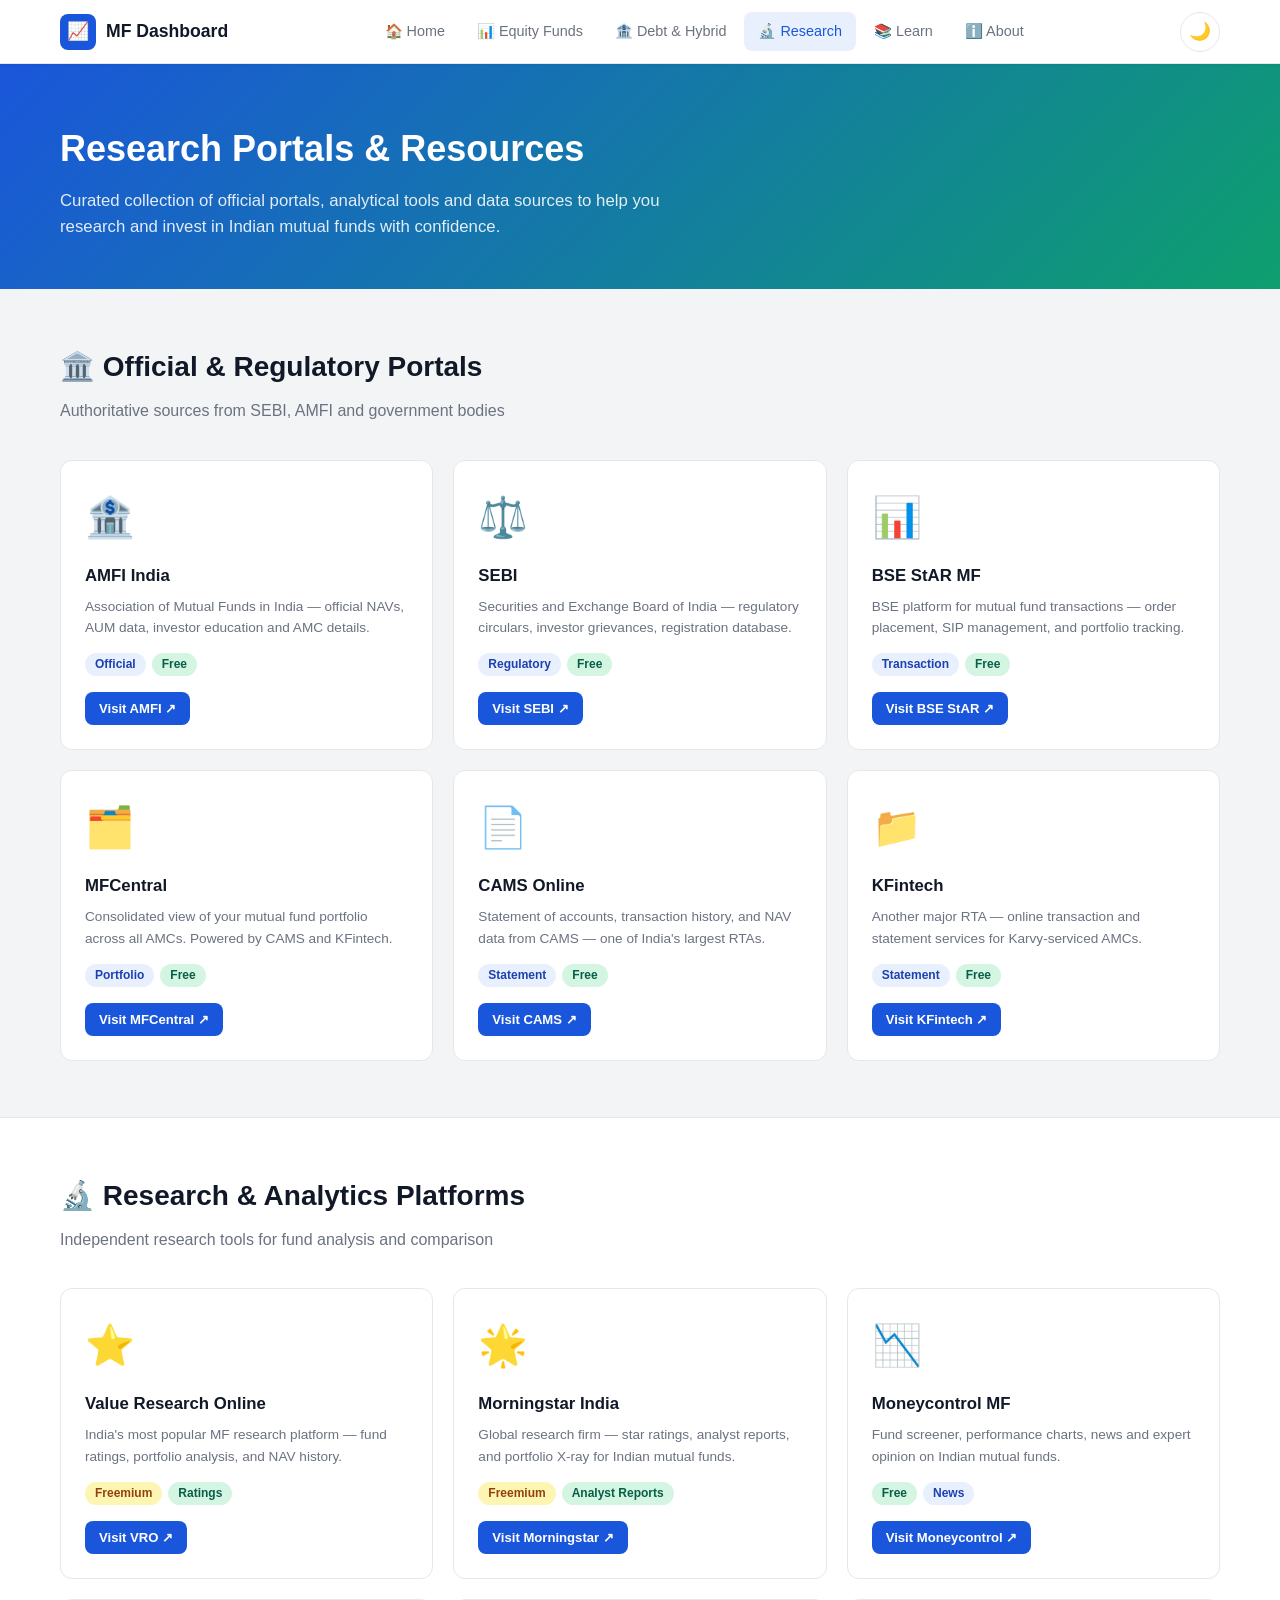
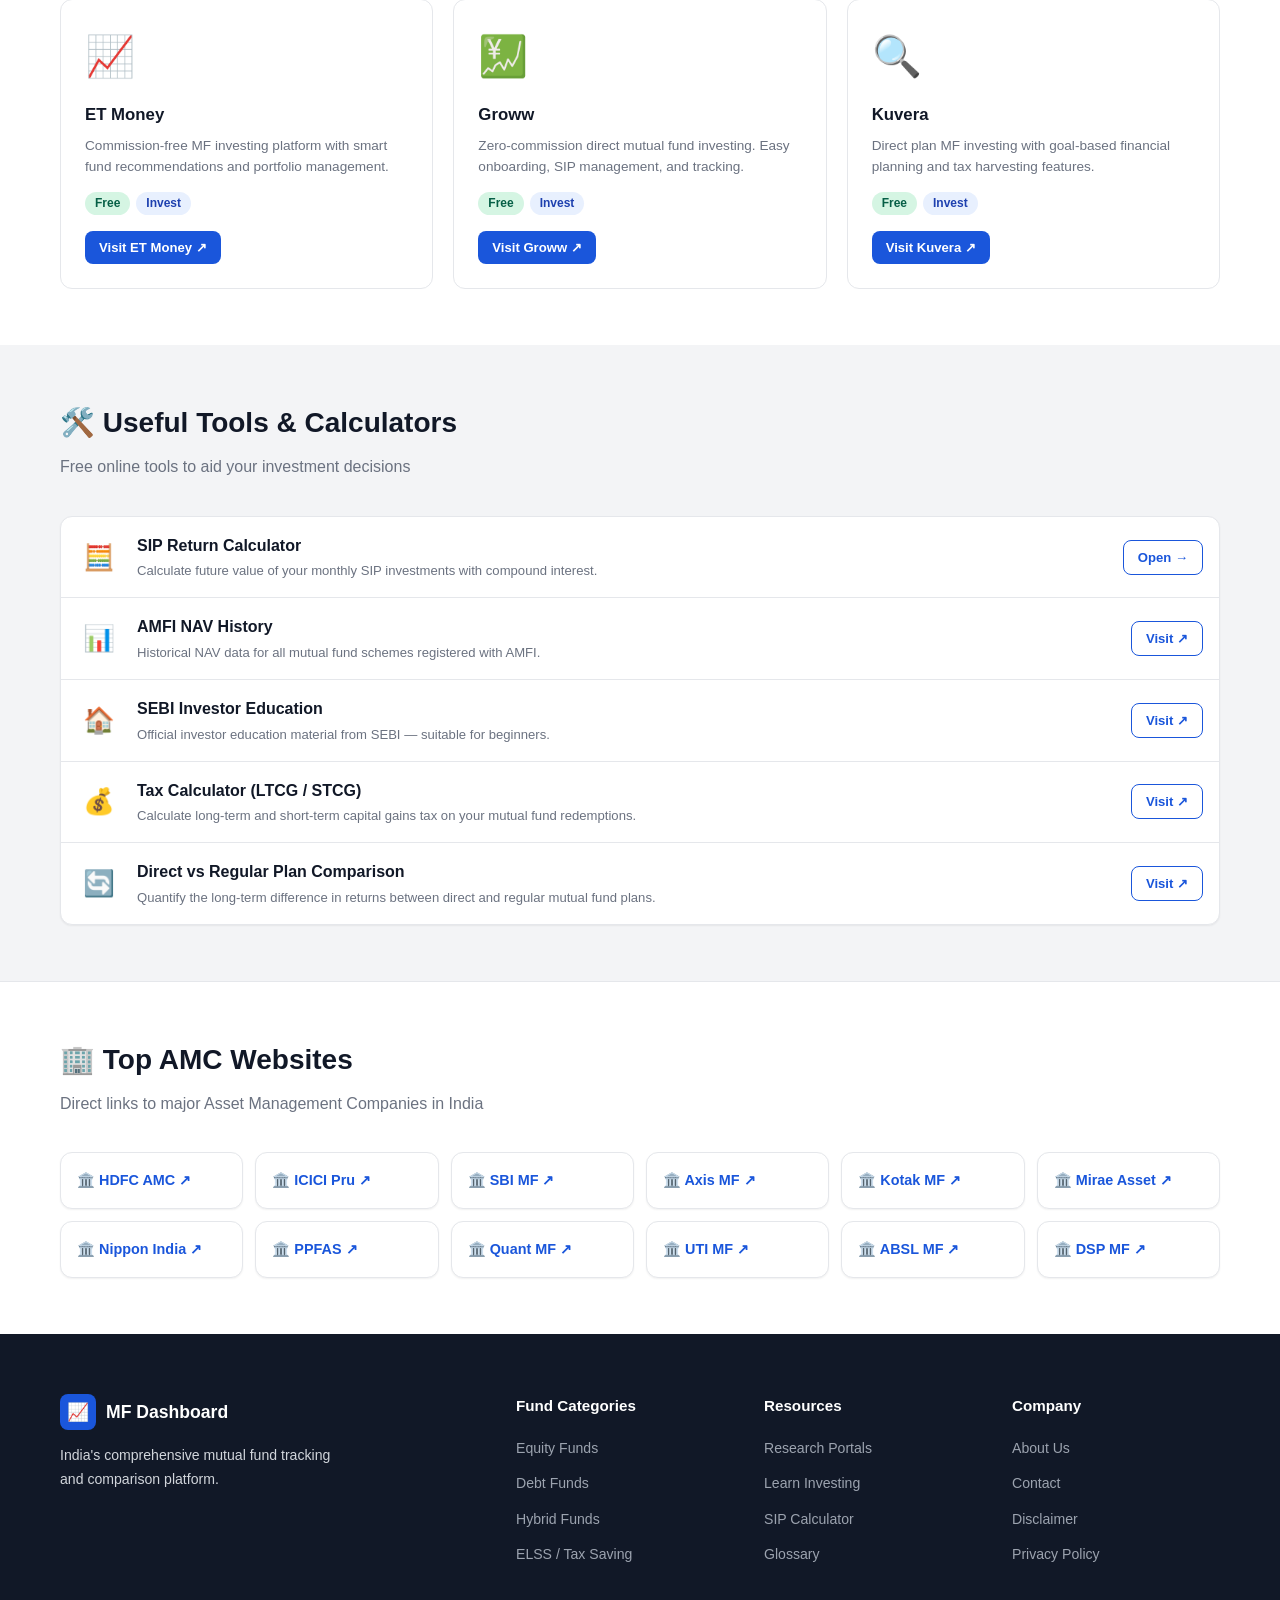
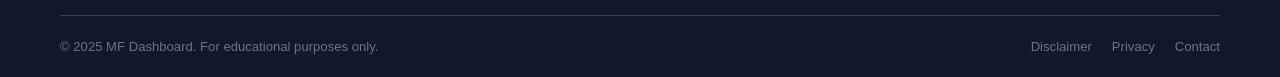
<file: research-portals.html>
<!DOCTYPE html>
<html lang="en">
<head>
  <meta charset="UTF-8" />
  <meta name="viewport" content="width=device-width, initial-scale=1.0" />
  <title>Research Portals &amp; Resources — India Mutual Fund Dashboard</title>
  <meta name="description" content="Essential research portals, SEBI tools, AMC websites and analytical resources for Indian mutual fund investors." />
  <meta name="keywords" content="mutual fund research India, SEBI, AMFI, Value Research, Morningstar India, moneycontrol mutual fund" />
  <link rel="stylesheet" href="assets/css/style.css" />
  <link rel="stylesheet" href="assets/css/dashboard.css" />
  <style>
    .portal-grid {
      display: grid; grid-template-columns: repeat(3, 1fr); gap: 20px;
    }
    .portal-card {
      background: var(--bg-card); border: 1px solid var(--border);
      border-radius: var(--radius); padding: 24px;
      transition: all var(--transition); position: relative; overflow: hidden;
    }
    .portal-card::after {
      content: ''; position: absolute; bottom: 0; left: 0; right: 0; height: 3px;
      background: var(--primary); transform: scaleX(0); transition: transform .3s ease;
    }
    .portal-card:hover { box-shadow: var(--shadow); transform: translateY(-3px); }
    .portal-card:hover::after { transform: scaleX(1); }
    .portal-icon { font-size: 2.5rem; margin-bottom: 14px; }
    .portal-name { font-weight: 700; font-size: 1.05rem; margin-bottom: 6px; }
    .portal-desc { color: var(--text-secondary); font-size: 0.85rem; line-height: 1.6; margin-bottom: 14px; }
    .portal-tags { display: flex; gap: 6px; flex-wrap: wrap; margin-bottom: 16px; }
    .tool-row {
      display: grid; grid-template-columns: auto 1fr auto;
      gap: 16px; padding: 16px; border-bottom: 1px solid var(--border);
      align-items: center; transition: background var(--transition);
    }
    .tool-row:last-child { border-bottom: none; }
    .tool-row:hover { background: var(--bg-page); }
    .tool-icon { font-size: 1.6rem; width: 44px; text-align: center; }
    .tool-name { font-weight: 600; margin-bottom: 2px; }
    .tool-desc { font-size: 0.82rem; color: var(--text-secondary); }
    @media (max-width: 900px) { .portal-grid { grid-template-columns: 1fr 1fr; } }
    @media (max-width: 600px) { .portal-grid { grid-template-columns: 1fr; } }
  </style>
</head>
<body>

<!-- ── Navigation ────────────────────────────────────────── -->
<nav class="navbar" role="navigation" aria-label="Main navigation">
  <div class="container">
    <a href="index.html" class="nav-brand">
      <span class="brand-icon" aria-hidden="true">📈</span>
      <span>MF Dashboard</span>
    </a>
    <ul class="nav-links" role="list">
      <li><a href="index.html">🏠 Home</a></li>
      <li><a href="equity-funds.html">📊 Equity Funds</a></li>
      <li><a href="debt-funds.html">🏦 Debt &amp; Hybrid</a></li>
      <li><a href="research-portals.html" aria-current="page">🔬 Research</a></li>
      <li><a href="learn.html">📚 Learn</a></li>
      <li><a href="about.html">ℹ️ About</a></li>
    </ul>
    <div class="nav-actions">
      <button id="themeToggle" class="theme-toggle" aria-label="Toggle dark mode">🌙</button>
      <button id="hamburger" class="hamburger" aria-label="Toggle mobile menu" aria-expanded="false" aria-controls="mobileNav">
        <span></span><span></span><span></span>
      </button>
    </div>
  </div>
</nav>
<div id="mobileNav" class="mobile-nav" role="navigation" aria-label="Mobile navigation">
  <ul role="list">
    <li><a href="index.html">🏠 Home</a></li>
    <li><a href="equity-funds.html">📊 Equity Funds</a></li>
    <li><a href="debt-funds.html">🏦 Debt &amp; Hybrid</a></li>
    <li><a href="research-portals.html">🔬 Research</a></li>
    <li><a href="learn.html">📚 Learn</a></li>
    <li><a href="about.html">ℹ️ About</a></li>
  </ul>
</div>

<!-- ── Hero ──────────────────────────────────────────────── -->
<header class="page-hero">
  <div class="container">
    <h1>Research Portals &amp; Resources</h1>
    <p>Curated collection of official portals, analytical tools and data sources to help you research and invest in Indian mutual funds with confidence.</p>
  </div>
</header>

<main id="main-content">

  <!-- Official / Regulatory -->
  <section class="section" aria-labelledby="official-heading">
    <div class="container">
      <div class="section-header">
        <h2 class="section-title" id="official-heading">🏛️ Official &amp; Regulatory Portals</h2>
        <p class="section-subtitle">Authoritative sources from SEBI, AMFI and government bodies</p>
      </div>
      <div class="portal-grid fade-in">

        <article class="portal-card">
          <div class="portal-icon" aria-hidden="true">🏦</div>
          <div class="portal-name">AMFI India</div>
          <div class="portal-desc">Association of Mutual Funds in India — official NAVs, AUM data, investor education and AMC details.</div>
          <div class="portal-tags">
            <span class="badge badge-blue">Official</span>
            <span class="badge badge-green">Free</span>
          </div>
          <a href="https://www.amfiindia.com" target="_blank" rel="noopener noreferrer" class="btn btn-primary btn-sm">Visit AMFI ↗</a>
        </article>

        <article class="portal-card">
          <div class="portal-icon" aria-hidden="true">⚖️</div>
          <div class="portal-name">SEBI</div>
          <div class="portal-desc">Securities and Exchange Board of India — regulatory circulars, investor grievances, registration database.</div>
          <div class="portal-tags">
            <span class="badge badge-blue">Regulatory</span>
            <span class="badge badge-green">Free</span>
          </div>
          <a href="https://www.sebi.gov.in" target="_blank" rel="noopener noreferrer" class="btn btn-primary btn-sm">Visit SEBI ↗</a>
        </article>

        <article class="portal-card">
          <div class="portal-icon" aria-hidden="true">📊</div>
          <div class="portal-name">BSE StAR MF</div>
          <div class="portal-desc">BSE platform for mutual fund transactions — order placement, SIP management, and portfolio tracking.</div>
          <div class="portal-tags">
            <span class="badge badge-blue">Transaction</span>
            <span class="badge badge-green">Free</span>
          </div>
          <a href="https://bsestarmf.in" target="_blank" rel="noopener noreferrer" class="btn btn-primary btn-sm">Visit BSE StAR ↗</a>
        </article>

        <article class="portal-card">
          <div class="portal-icon" aria-hidden="true">🗂️</div>
          <div class="portal-name">MFCentral</div>
          <div class="portal-desc">Consolidated view of your mutual fund portfolio across all AMCs. Powered by CAMS and KFintech.</div>
          <div class="portal-tags">
            <span class="badge badge-blue">Portfolio</span>
            <span class="badge badge-green">Free</span>
          </div>
          <a href="https://www.mfcentral.com" target="_blank" rel="noopener noreferrer" class="btn btn-primary btn-sm">Visit MFCentral ↗</a>
        </article>

        <article class="portal-card">
          <div class="portal-icon" aria-hidden="true">📄</div>
          <div class="portal-name">CAMS Online</div>
          <div class="portal-desc">Statement of accounts, transaction history, and NAV data from CAMS — one of India's largest RTAs.</div>
          <div class="portal-tags">
            <span class="badge badge-blue">Statement</span>
            <span class="badge badge-green">Free</span>
          </div>
          <a href="https://www.camsonline.com" target="_blank" rel="noopener noreferrer" class="btn btn-primary btn-sm">Visit CAMS ↗</a>
        </article>

        <article class="portal-card">
          <div class="portal-icon" aria-hidden="true">📁</div>
          <div class="portal-name">KFintech</div>
          <div class="portal-desc">Another major RTA — online transaction and statement services for Karvy-serviced AMCs.</div>
          <div class="portal-tags">
            <span class="badge badge-blue">Statement</span>
            <span class="badge badge-green">Free</span>
          </div>
          <a href="https://www.kfintech.com" target="_blank" rel="noopener noreferrer" class="btn btn-primary btn-sm">Visit KFintech ↗</a>
        </article>

      </div>
    </div>
  </section>

  <!-- Research & Analytics -->
  <section class="section" style="background:var(--bg-card);border-top:1px solid var(--border)" aria-labelledby="analytics-heading">
    <div class="container">
      <div class="section-header">
        <h2 class="section-title" id="analytics-heading">🔬 Research &amp; Analytics Platforms</h2>
        <p class="section-subtitle">Independent research tools for fund analysis and comparison</p>
      </div>
      <div class="portal-grid fade-in">

        <article class="portal-card">
          <div class="portal-icon" aria-hidden="true">⭐</div>
          <div class="portal-name">Value Research Online</div>
          <div class="portal-desc">India's most popular MF research platform — fund ratings, portfolio analysis, and NAV history.</div>
          <div class="portal-tags">
            <span class="badge badge-yellow">Freemium</span>
            <span class="badge badge-green">Ratings</span>
          </div>
          <a href="https://www.valueresearchonline.com" target="_blank" rel="noopener noreferrer" class="btn btn-primary btn-sm">Visit VRO ↗</a>
        </article>

        <article class="portal-card">
          <div class="portal-icon" aria-hidden="true">🌟</div>
          <div class="portal-name">Morningstar India</div>
          <div class="portal-desc">Global research firm — star ratings, analyst reports, and portfolio X-ray for Indian mutual funds.</div>
          <div class="portal-tags">
            <span class="badge badge-yellow">Freemium</span>
            <span class="badge badge-green">Analyst Reports</span>
          </div>
          <a href="https://www.morningstar.in" target="_blank" rel="noopener noreferrer" class="btn btn-primary btn-sm">Visit Morningstar ↗</a>
        </article>

        <article class="portal-card">
          <div class="portal-icon" aria-hidden="true">📉</div>
          <div class="portal-name">Moneycontrol MF</div>
          <div class="portal-desc">Fund screener, performance charts, news and expert opinion on Indian mutual funds.</div>
          <div class="portal-tags">
            <span class="badge badge-green">Free</span>
            <span class="badge badge-blue">News</span>
          </div>
          <a href="https://www.moneycontrol.com/mutual-funds" target="_blank" rel="noopener noreferrer" class="btn btn-primary btn-sm">Visit Moneycontrol ↗</a>
        </article>

        <article class="portal-card">
          <div class="portal-icon" aria-hidden="true">📈</div>
          <div class="portal-name">ET Money</div>
          <div class="portal-desc">Commission-free MF investing platform with smart fund recommendations and portfolio management.</div>
          <div class="portal-tags">
            <span class="badge badge-green">Free</span>
            <span class="badge badge-blue">Invest</span>
          </div>
          <a href="https://www.etmoney.com" target="_blank" rel="noopener noreferrer" class="btn btn-primary btn-sm">Visit ET Money ↗</a>
        </article>

        <article class="portal-card">
          <div class="portal-icon" aria-hidden="true">💹</div>
          <div class="portal-name">Groww</div>
          <div class="portal-desc">Zero-commission direct mutual fund investing. Easy onboarding, SIP management, and tracking.</div>
          <div class="portal-tags">
            <span class="badge badge-green">Free</span>
            <span class="badge badge-blue">Invest</span>
          </div>
          <a href="https://groww.in" target="_blank" rel="noopener noreferrer" class="btn btn-primary btn-sm">Visit Groww ↗</a>
        </article>

        <article class="portal-card">
          <div class="portal-icon" aria-hidden="true">🔍</div>
          <div class="portal-name">Kuvera</div>
          <div class="portal-desc">Direct plan MF investing with goal-based financial planning and tax harvesting features.</div>
          <div class="portal-tags">
            <span class="badge badge-green">Free</span>
            <span class="badge badge-blue">Invest</span>
          </div>
          <a href="https://kuvera.in" target="_blank" rel="noopener noreferrer" class="btn btn-primary btn-sm">Visit Kuvera ↗</a>
        </article>

      </div>
    </div>
  </section>

  <!-- Tools -->
  <section class="section" aria-labelledby="tools-heading">
    <div class="container">
      <div class="section-header">
        <h2 class="section-title" id="tools-heading">🛠️ Useful Tools &amp; Calculators</h2>
        <p class="section-subtitle">Free online tools to aid your investment decisions</p>
      </div>
      <div class="card fade-in">
        <div role="list">
          <div class="tool-row" role="listitem">
            <div class="tool-icon" aria-hidden="true">🧮</div>
            <div>
              <div class="tool-name">SIP Return Calculator</div>
              <div class="tool-desc">Calculate future value of your monthly SIP investments with compound interest.</div>
            </div>
            <a href="learn.html#sip-calculator" class="btn btn-outline btn-sm">Open →</a>
          </div>
          <div class="tool-row" role="listitem">
            <div class="tool-icon" aria-hidden="true">📊</div>
            <div>
              <div class="tool-name">AMFI NAV History</div>
              <div class="tool-desc">Historical NAV data for all mutual fund schemes registered with AMFI.</div>
            </div>
            <a href="https://www.amfiindia.com/nav-history" target="_blank" rel="noopener noreferrer" class="btn btn-outline btn-sm">Visit ↗</a>
          </div>
          <div class="tool-row" role="listitem">
            <div class="tool-icon" aria-hidden="true">🏠</div>
            <div>
              <div class="tool-name">SEBI Investor Education</div>
              <div class="tool-desc">Official investor education material from SEBI — suitable for beginners.</div>
            </div>
            <a href="https://investor.sebi.gov.in" target="_blank" rel="noopener noreferrer" class="btn btn-outline btn-sm">Visit ↗</a>
          </div>
          <div class="tool-row" role="listitem">
            <div class="tool-icon" aria-hidden="true">💰</div>
            <div>
              <div class="tool-name">Tax Calculator (LTCG / STCG)</div>
              <div class="tool-desc">Calculate long-term and short-term capital gains tax on your mutual fund redemptions.</div>
            </div>
            <a href="https://cleartax.in/s/mutual-fund-calculator" target="_blank" rel="noopener noreferrer" class="btn btn-outline btn-sm">Visit ↗</a>
          </div>
          <div class="tool-row" role="listitem">
            <div class="tool-icon" aria-hidden="true">🔄</div>
            <div>
              <div class="tool-name">Direct vs Regular Plan Comparison</div>
              <div class="tool-desc">Quantify the long-term difference in returns between direct and regular mutual fund plans.</div>
            </div>
            <a href="https://www.valueresearchonline.com/funds/selector/primary-category/mutual-fund/#" target="_blank" rel="noopener noreferrer" class="btn btn-outline btn-sm">Visit ↗</a>
          </div>
        </div>
      </div>
    </div>
  </section>

  <!-- AMC Directory -->
  <section class="section" style="background:var(--bg-card);border-top:1px solid var(--border)" aria-labelledby="amc-heading">
    <div class="container">
      <div class="section-header">
        <h2 class="section-title" id="amc-heading">🏢 Top AMC Websites</h2>
        <p class="section-subtitle">Direct links to major Asset Management Companies in India</p>
      </div>
      <div style="display:grid;grid-template-columns:repeat(auto-fill,minmax(180px,1fr));gap:12px" class="fade-in" role="list">
        <a href="https://www.hdfcfund.com" target="_blank" rel="noopener noreferrer" class="card" style="padding:16px;display:flex;align-items:center;gap:10px;font-weight:600;font-size:0.9rem" role="listitem">🏛️ HDFC AMC ↗</a>
        <a href="https://www.icicipruamc.com" target="_blank" rel="noopener noreferrer" class="card" style="padding:16px;display:flex;align-items:center;gap:10px;font-weight:600;font-size:0.9rem" role="listitem">🏛️ ICICI Pru ↗</a>
        <a href="https://www.sbimf.com" target="_blank" rel="noopener noreferrer" class="card" style="padding:16px;display:flex;align-items:center;gap:10px;font-weight:600;font-size:0.9rem" role="listitem">🏛️ SBI MF ↗</a>
        <a href="https://www.axismf.com" target="_blank" rel="noopener noreferrer" class="card" style="padding:16px;display:flex;align-items:center;gap:10px;font-weight:600;font-size:0.9rem" role="listitem">🏛️ Axis MF ↗</a>
        <a href="https://www.kotakmf.com" target="_blank" rel="noopener noreferrer" class="card" style="padding:16px;display:flex;align-items:center;gap:10px;font-weight:600;font-size:0.9rem" role="listitem">🏛️ Kotak MF ↗</a>
        <a href="https://www.miraeassetmf.co.in" target="_blank" rel="noopener noreferrer" class="card" style="padding:16px;display:flex;align-items:center;gap:10px;font-weight:600;font-size:0.9rem" role="listitem">🏛️ Mirae Asset ↗</a>
        <a href="https://www.nipponindiaim.com" target="_blank" rel="noopener noreferrer" class="card" style="padding:16px;display:flex;align-items:center;gap:10px;font-weight:600;font-size:0.9rem" role="listitem">🏛️ Nippon India ↗</a>
        <a href="https://www.ppfas.com" target="_blank" rel="noopener noreferrer" class="card" style="padding:16px;display:flex;align-items:center;gap:10px;font-weight:600;font-size:0.9rem" role="listitem">🏛️ PPFAS ↗</a>
        <a href="https://www.quantmutual.com" target="_blank" rel="noopener noreferrer" class="card" style="padding:16px;display:flex;align-items:center;gap:10px;font-weight:600;font-size:0.9rem" role="listitem">🏛️ Quant MF ↗</a>
        <a href="https://www.utimf.com" target="_blank" rel="noopener noreferrer" class="card" style="padding:16px;display:flex;align-items:center;gap:10px;font-weight:600;font-size:0.9rem" role="listitem">🏛️ UTI MF ↗</a>
        <a href="https://mutualfund.adityabirlacapital.com" target="_blank" rel="noopener noreferrer" class="card" style="padding:16px;display:flex;align-items:center;gap:10px;font-weight:600;font-size:0.9rem" role="listitem">🏛️ ABSL MF ↗</a>
        <a href="https://www.dspim.com" target="_blank" rel="noopener noreferrer" class="card" style="padding:16px;display:flex;align-items:center;gap:10px;font-weight:600;font-size:0.9rem" role="listitem">🏛️ DSP MF ↗</a>
      </div>
    </div>
  </section>

</main>

<!-- Footer -->
<footer role="contentinfo">
  <div class="container">
    <div class="footer-grid">
      <div class="footer-brand">
        <a href="index.html" class="nav-brand">
          <span class="brand-icon" aria-hidden="true">📈</span>
          <span style="color:white">MF Dashboard</span>
        </a>
        <p>India's comprehensive mutual fund tracking and comparison platform.</p>
      </div>
      <div class="footer-col">
        <h4>Fund Categories</h4>
        <ul role="list">
          <li><a href="equity-funds.html">Equity Funds</a></li>
          <li><a href="debt-funds.html">Debt Funds</a></li>
          <li><a href="debt-funds.html#hybrid">Hybrid Funds</a></li>
          <li><a href="equity-funds.html#elss">ELSS / Tax Saving</a></li>
        </ul>
      </div>
      <div class="footer-col">
        <h4>Resources</h4>
        <ul role="list">
          <li><a href="research-portals.html">Research Portals</a></li>
          <li><a href="learn.html">Learn Investing</a></li>
          <li><a href="learn.html#sip-calculator">SIP Calculator</a></li>
          <li><a href="learn.html#glossary">Glossary</a></li>
        </ul>
      </div>
      <div class="footer-col">
        <h4>Company</h4>
        <ul role="list">
          <li><a href="about.html">About Us</a></li>
          <li><a href="about.html#contact">Contact</a></li>
          <li><a href="about.html#disclaimer">Disclaimer</a></li>
          <li><a href="about.html#privacy">Privacy Policy</a></li>
        </ul>
      </div>
    </div>
    <div class="footer-bottom">
      <span>© 2025 MF Dashboard. For educational purposes only.</span>
      <div class="footer-bottom-links">
        <a href="about.html#disclaimer">Disclaimer</a>
        <a href="about.html#privacy">Privacy</a>
        <a href="about.html#contact">Contact</a>
      </div>
    </div>
  </div>
</footer>

<script src="assets/js/main.js"></script>
</body>
</html>
</file>
<file: assets/css/style.css>
/* =============================================
   Global Styles — India Mutual Fund Dashboard
   ============================================= */

:root {
  --primary: #1a56db;
  --primary-dark: #1241a0;
  --primary-light: #e8f0fe;
  --secondary: #0e9f6e;
  --secondary-light: #d5f5e3;
  --danger: #e02424;
  --danger-light: #fde8e8;
  --warning: #c27803;
  --warning-light: #fdf6b2;
  --text-primary: #111827;
  --text-secondary: #6b7280;
  --text-muted: #9ca3af;
  --bg-page: #f3f4f6;
  --bg-card: #ffffff;
  --bg-header: #ffffff;
  --border: #e5e7eb;
  --shadow-sm: 0 1px 2px rgba(0,0,0,.06);
  --shadow: 0 4px 16px rgba(0,0,0,.08);
  --shadow-lg: 0 8px 32px rgba(0,0,0,.12);
  --radius: 12px;
  --radius-sm: 8px;
  --transition: 0.25s ease;
  --font: 'Inter', -apple-system, BlinkMacSystemFont, 'Segoe UI', Roboto, sans-serif;
  --nav-height: 64px;
}

[data-theme="dark"] {
  --primary: #4e83fd;
  --primary-dark: #3a6fef;
  --primary-light: #1e2d4d;
  --secondary: #0e9f6e;
  --secondary-light: #0d3025;
  --danger: #f05252;
  --danger-light: #3b1616;
  --warning: #e3a008;
  --warning-light: #3b2d00;
  --text-primary: #f9fafb;
  --text-secondary: #9ca3af;
  --text-muted: #6b7280;
  --bg-page: #111827;
  --bg-card: #1f2937;
  --bg-header: #1f2937;
  --border: #374151;
  --shadow-sm: 0 1px 2px rgba(0,0,0,.3);
  --shadow: 0 4px 16px rgba(0,0,0,.4);
  --shadow-lg: 0 8px 32px rgba(0,0,0,.5);
}

*, *::before, *::after { box-sizing: border-box; margin: 0; padding: 0; }

html { scroll-behavior: smooth; font-size: 16px; }

body {
  font-family: var(--font);
  background: var(--bg-page);
  color: var(--text-primary);
  line-height: 1.6;
  transition: background var(--transition), color var(--transition);
}

a { color: var(--primary); text-decoration: none; transition: color var(--transition); }
a:hover { color: var(--primary-dark); }

img { max-width: 100%; display: block; }

/* ── Utility ─────────────────────────────── */
.container { max-width: 1200px; margin: 0 auto; padding: 0 20px; }
.sr-only { position: absolute; width: 1px; height: 1px; overflow: hidden; clip: rect(0,0,0,0); white-space: nowrap; }

.badge {
  display: inline-flex; align-items: center; gap: 4px;
  padding: 2px 10px; border-radius: 9999px; font-size: 0.75rem; font-weight: 600;
}
.badge-green  { background: var(--secondary-light); color: #065f46; }
.badge-red    { background: var(--danger-light);    color: #991b1b; }
.badge-blue   { background: var(--primary-light);   color: #1e40af; }
.badge-yellow { background: var(--warning-light);   color: #92400e; }

[data-theme="dark"] .badge-green  { color: #6ee7b7; }
[data-theme="dark"] .badge-red    { color: #fca5a5; }
[data-theme="dark"] .badge-blue   { color: #93c5fd; }
[data-theme="dark"] .badge-yellow { color: #fcd34d; }

/* ── Navigation ──────────────────────────── */
.navbar {
  position: sticky; top: 0; z-index: 1000;
  background: var(--bg-header);
  border-bottom: 1px solid var(--border);
  box-shadow: var(--shadow-sm);
  height: var(--nav-height);
  transition: background var(--transition);
}

.navbar .container {
  display: flex; align-items: center; justify-content: space-between;
  height: 100%;
}

.nav-brand {
  display: flex; align-items: center; gap: 10px;
  font-weight: 700; font-size: 1.1rem; color: var(--text-primary);
  text-decoration: none;
}

.nav-brand .brand-icon {
  width: 36px; height: 36px; background: var(--primary);
  border-radius: 8px; display: flex; align-items: center; justify-content: center;
  color: white; font-size: 1.1rem;
}

.nav-links {
  display: flex; align-items: center; gap: 4px; list-style: none;
}

.nav-links a {
  display: flex; align-items: center; gap: 6px;
  padding: 8px 14px; border-radius: var(--radius-sm);
  color: var(--text-secondary); font-size: 0.9rem; font-weight: 500;
  transition: all var(--transition);
}

.nav-links a:hover,
.nav-links a.active {
  background: var(--primary-light);
  color: var(--primary);
}

.nav-actions {
  display: flex; align-items: center; gap: 12px;
}

/* Dark mode toggle */
.theme-toggle {
  width: 40px; height: 40px;
  border: 1px solid var(--border); border-radius: 50%;
  background: var(--bg-card); cursor: pointer;
  display: flex; align-items: center; justify-content: center;
  font-size: 1.1rem; transition: all var(--transition); color: var(--text-secondary);
}
.theme-toggle:hover { background: var(--primary-light); color: var(--primary); border-color: var(--primary); }

/* Hamburger */
.hamburger {
  display: none; flex-direction: column; gap: 5px;
  cursor: pointer; padding: 8px; border: none; background: none;
}
.hamburger span {
  display: block; width: 22px; height: 2px;
  background: var(--text-primary); border-radius: 2px;
  transition: all var(--transition);
}
.hamburger.active span:nth-child(1) { transform: translateY(7px) rotate(45deg); }
.hamburger.active span:nth-child(2) { opacity: 0; }
.hamburger.active span:nth-child(3) { transform: translateY(-7px) rotate(-45deg); }

/* Mobile nav */
.mobile-nav {
  display: none; position: fixed; top: var(--nav-height); left: 0; right: 0; bottom: 0;
  background: var(--bg-header); z-index: 999; overflow-y: auto;
  padding: 16px; border-top: 1px solid var(--border);
}
.mobile-nav.open { display: block; }
.mobile-nav ul { list-style: none; display: flex; flex-direction: column; gap: 4px; }
.mobile-nav a {
  display: flex; align-items: center; gap: 10px;
  padding: 14px 16px; border-radius: var(--radius-sm);
  color: var(--text-primary); font-weight: 500; font-size: 1rem;
}
.mobile-nav a:hover, .mobile-nav a.active {
  background: var(--primary-light); color: var(--primary);
}

/* ── Hero / Page Header ──────────────────── */
.page-hero {
  background: linear-gradient(135deg, #1a56db 0%, #0e9f6e 100%);
  color: white; padding: 56px 0 48px;
}
.page-hero h1 { font-size: 2.25rem; font-weight: 800; margin-bottom: 10px; }
.page-hero p  { font-size: 1.05rem; opacity: 0.88; max-width: 600px; }

/* ── Cards ───────────────────────────────── */
.card {
  background: var(--bg-card);
  border: 1px solid var(--border);
  border-radius: var(--radius);
  box-shadow: var(--shadow-sm);
  transition: box-shadow var(--transition), transform var(--transition);
}
.card:hover { box-shadow: var(--shadow); }
.card-header {
  padding: 20px 24px; border-bottom: 1px solid var(--border);
  display: flex; align-items: center; justify-content: space-between;
}
.card-body   { padding: 24px; }
.card-footer { padding: 16px 24px; border-top: 1px solid var(--border); }

/* ── Buttons ─────────────────────────────── */
.btn {
  display: inline-flex; align-items: center; gap: 8px;
  padding: 10px 20px; border-radius: var(--radius-sm);
  font-size: 0.9rem; font-weight: 600; cursor: pointer; border: none;
  transition: all var(--transition);
}
.btn-primary { background: var(--primary); color: white; }
.btn-primary:hover { background: var(--primary-dark); color: white; transform: translateY(-1px); }
.btn-outline {
  background: transparent; color: var(--primary);
  border: 1.5px solid var(--primary);
}
.btn-outline:hover { background: var(--primary-light); }
.btn-sm { padding: 6px 14px; font-size: 0.82rem; }
.btn-lg { padding: 14px 28px; font-size: 1rem; }

/* ── Forms ───────────────────────────────── */
.form-group { display: flex; flex-direction: column; gap: 6px; }
.form-label { font-size: 0.85rem; font-weight: 600; color: var(--text-secondary); }
.form-control {
  padding: 10px 14px; border: 1px solid var(--border); border-radius: var(--radius-sm);
  background: var(--bg-card); color: var(--text-primary); font-size: 0.9rem;
  transition: border-color var(--transition), box-shadow var(--transition);
  font-family: var(--font);
}
.form-control:focus {
  outline: none; border-color: var(--primary);
  box-shadow: 0 0 0 3px rgba(26,86,219,.15);
}
.form-control::placeholder { color: var(--text-muted); }

/* Search bar */
.search-wrapper {
  position: relative; display: flex; align-items: center;
}
.search-wrapper .search-icon {
  position: absolute; left: 12px; color: var(--text-muted); font-size: 0.95rem; pointer-events: none;
}
.search-wrapper .form-control { padding-left: 38px; }

/* ── Tables ──────────────────────────────── */
.table-wrap { overflow-x: auto; border-radius: var(--radius); border: 1px solid var(--border); }
table { width: 100%; border-collapse: collapse; font-size: 0.88rem; }
thead th {
  background: var(--bg-page); padding: 12px 16px;
  text-align: left; font-weight: 700; color: var(--text-secondary);
  font-size: 0.78rem; text-transform: uppercase; letter-spacing: .04em;
  border-bottom: 1px solid var(--border); cursor: pointer; white-space: nowrap;
  user-select: none;
}
thead th:hover { color: var(--primary); }
thead th .sort-icon { margin-left: 4px; opacity: 0.4; }
thead th.sorted .sort-icon { opacity: 1; color: var(--primary); }
tbody tr { border-bottom: 1px solid var(--border); transition: background var(--transition); }
tbody tr:last-child { border-bottom: none; }
tbody tr:hover { background: var(--bg-page); }
tbody td { padding: 12px 16px; vertical-align: middle; }

/* ── Footer ──────────────────────────────── */
footer {
  background: #111827; color: #d1d5db; margin-top: auto;
  padding: 60px 0 0;
}
[data-theme="dark"] footer { background: #0f172a; }

.footer-grid {
  display: grid; grid-template-columns: 2fr 1fr 1fr 1fr;
  gap: 40px; margin-bottom: 48px;
}
.footer-brand .nav-brand { color: white; margin-bottom: 14px; }
.footer-brand p { font-size: 0.88rem; line-height: 1.7; max-width: 280px; }
.footer-col h4 { color: white; font-size: 0.95rem; font-weight: 700; margin-bottom: 16px; }
.footer-col ul { list-style: none; display: flex; flex-direction: column; gap: 10px; }
.footer-col a { color: #9ca3af; font-size: 0.88rem; transition: color var(--transition); }
.footer-col a:hover { color: white; }
.footer-bottom {
  border-top: 1px solid #374151;
  padding: 20px 0; display: flex; align-items: center;
  justify-content: space-between; font-size: 0.82rem; color: #6b7280;
}
.footer-bottom-links { display: flex; gap: 20px; }
.footer-bottom-links a { color: #6b7280; }
.footer-bottom-links a:hover { color: white; }

/* ── Alerts / Toasts ─────────────────────── */
.alert {
  padding: 12px 16px; border-radius: var(--radius-sm);
  font-size: 0.88rem; display: flex; align-items: flex-start; gap: 10px;
  border: 1px solid transparent;
}
.alert-info    { background: var(--primary-light); border-color: var(--primary); color: #1e40af; }
.alert-success { background: var(--secondary-light); border-color: var(--secondary); color: #065f46; }
.alert-warning { background: var(--warning-light); border-color: var(--warning); color: #92400e; }
.alert-danger  { background: var(--danger-light); border-color: var(--danger); color: #991b1b; }
[data-theme="dark"] .alert-info    { color: #93c5fd; }
[data-theme="dark"] .alert-success { color: #6ee7b7; }
[data-theme="dark"] .alert-warning { color: #fcd34d; }
[data-theme="dark"] .alert-danger  { color: #fca5a5; }

/* ── Loading skeleton ────────────────────── */
.skeleton {
  background: linear-gradient(90deg, var(--border) 25%, var(--bg-page) 50%, var(--border) 75%);
  background-size: 200% 100%; animation: shimmer 1.5s infinite; border-radius: 4px;
}
@keyframes shimmer { 0% { background-position: 200% 0; } 100% { background-position: -200% 0; } }

/* ── Sections ────────────────────────────── */
.section { padding: 56px 0; }
.section-header { margin-bottom: 36px; }
.section-title { font-size: 1.75rem; font-weight: 800; margin-bottom: 8px; }
.section-subtitle { color: var(--text-secondary); font-size: 1rem; }

/* ── Stats row ───────────────────────────── */
.stats-grid { display: grid; grid-template-columns: repeat(4, 1fr); gap: 20px; }
.stat-card {
  background: var(--bg-card); border: 1px solid var(--border);
  border-radius: var(--radius); padding: 24px; transition: all var(--transition);
}
.stat-card:hover { box-shadow: var(--shadow); transform: translateY(-2px); }
.stat-label { font-size: 0.8rem; font-weight: 600; color: var(--text-muted); text-transform: uppercase; letter-spacing: .05em; margin-bottom: 10px; }
.stat-value { font-size: 2rem; font-weight: 800; color: var(--text-primary); margin-bottom: 6px; }
.stat-change { font-size: 0.82rem; font-weight: 600; display: flex; align-items: center; gap: 4px; }
.stat-change.up   { color: var(--secondary); }
.stat-change.down { color: var(--danger); }

/* ── Responsive ──────────────────────────── */
@media (max-width: 1024px) {
  .stats-grid       { grid-template-columns: repeat(2, 1fr); }
  .footer-grid      { grid-template-columns: 1fr 1fr; }
}

@media (max-width: 768px) {
  .nav-links  { display: none; }
  .hamburger  { display: flex; }

  .page-hero h1   { font-size: 1.6rem; }
  .page-hero      { padding: 36px 0 32px; }

  .stats-grid     { grid-template-columns: 1fr 1fr; }
  .footer-grid    { grid-template-columns: 1fr; gap: 28px; }
  .footer-bottom  { flex-direction: column; gap: 12px; text-align: center; }
  .section        { padding: 36px 0; }
  .section-title  { font-size: 1.4rem; }
}

@media (max-width: 480px) {
  .stats-grid { grid-template-columns: 1fr; }
  .container  { padding: 0 14px; }
}

/* ── Misc ────────────────────────────────── */
.text-green   { color: var(--secondary) !important; }
.text-red     { color: var(--danger) !important; }
.text-muted   { color: var(--text-muted) !important; }
.text-primary-color { color: var(--primary) !important; }
.fw-700 { font-weight: 700; }
.fw-600 { font-weight: 600; }
.mt-4 { margin-top: 16px; }
.mb-4 { margin-bottom: 16px; }
.gap-2 { gap: 8px; }
.flex { display: flex; }
.items-center { align-items: center; }
.justify-between { justify-content: space-between; }
.flex-wrap { flex-wrap: wrap; }
.grid-2 { display: grid; grid-template-columns: 1fr 1fr; gap: 24px; }
.grid-3 { display: grid; grid-template-columns: repeat(3, 1fr); gap: 24px; }
@media (max-width: 768px) {
  .grid-2, .grid-3 { grid-template-columns: 1fr; }
}
</file>
<file: assets/css/dashboard.css>
/* =============================================
   Dashboard-specific Styles
   ============================================= */

/* ── Filters bar ─────────────────────────── */
.filters-bar {
  background: var(--bg-card);
  border: 1px solid var(--border);
  border-radius: var(--radius);
  padding: 20px 24px;
  margin-bottom: 24px;
}

.filters-row {
  display: flex; flex-wrap: wrap; gap: 14px; align-items: flex-end;
}

.filters-row .form-group { min-width: 160px; flex: 1; }
.filters-row .form-group.search { flex: 2; min-width: 220px; }

.filters-actions {
  display: flex; gap: 10px; align-items: flex-end; flex-shrink: 0;
}

/* ── Fund table ──────────────────────────── */
.fund-name-cell { display: flex; flex-direction: column; gap: 2px; }
.fund-name      { font-weight: 600; color: var(--text-primary); font-size: 0.9rem; }
.fund-category  { font-size: 0.75rem; color: var(--text-muted); }

.return-val { font-weight: 700; }
.return-val.pos { color: var(--secondary); }
.return-val.neg { color: var(--danger); }

/* ── Comparison Panel ────────────────────── */
.comparison-bar {
  position: fixed; bottom: 0; left: 0; right: 0; z-index: 900;
  background: var(--bg-header); border-top: 2px solid var(--primary);
  box-shadow: 0 -4px 20px rgba(0,0,0,.12);
  padding: 12px 0; transition: transform var(--transition);
}
.comparison-bar.hidden { transform: translateY(100%); }
.comparison-bar .container {
  display: flex; align-items: center; gap: 16px; flex-wrap: wrap;
}
.comparison-items {
  display: flex; gap: 10px; flex: 1; flex-wrap: wrap;
}
.comparison-chip {
  display: flex; align-items: center; gap: 8px;
  background: var(--primary-light); color: var(--primary);
  padding: 6px 12px; border-radius: 9999px; font-size: 0.82rem; font-weight: 600;
}
.comparison-chip button {
  background: none; border: none; cursor: pointer; color: var(--primary);
  padding: 0; display: flex; align-items: center; font-size: 1rem;
}
.compare-label { font-size: 0.85rem; font-weight: 700; color: var(--text-secondary); white-space: nowrap; }

/* ── Comparison Modal ────────────────────── */
.modal-overlay {
  display: none; position: fixed; inset: 0; z-index: 2000;
  background: rgba(0,0,0,.5); align-items: center; justify-content: center;
  padding: 20px;
}
.modal-overlay.open { display: flex; }
.modal {
  background: var(--bg-card); border-radius: var(--radius);
  max-width: 860px; width: 100%; max-height: 90vh;
  overflow-y: auto; box-shadow: var(--shadow-lg);
  animation: modalIn .2s ease;
}
@keyframes modalIn {
  from { opacity: 0; transform: scale(.95); }
  to   { opacity: 1; transform: scale(1); }
}
.modal-header {
  padding: 20px 24px; border-bottom: 1px solid var(--border);
  display: flex; align-items: center; justify-content: space-between; position: sticky; top: 0;
  background: var(--bg-card); z-index: 1;
}
.modal-header h3 { font-size: 1.1rem; font-weight: 700; }
.modal-close {
  background: none; border: none; cursor: pointer; color: var(--text-muted);
  font-size: 1.4rem; line-height: 1; padding: 4px; border-radius: 6px;
  transition: all var(--transition);
}
.modal-close:hover { background: var(--danger-light); color: var(--danger); }
.modal-body { padding: 24px; }

/* Comparison table inside modal */
.compare-table { width: 100%; border-collapse: collapse; font-size: 0.88rem; }
.compare-table th, .compare-table td {
  padding: 12px 14px; border: 1px solid var(--border); text-align: center;
}
.compare-table th { background: var(--bg-page); font-weight: 700; }
.compare-table th:first-child,
.compare-table td:first-child { text-align: left; font-weight: 600; width: 160px; }
.compare-table .best { background: var(--secondary-light); }
[data-theme="dark"] .compare-table .best { background: #0d3025; }

/* ── Dashboard hero stats ────────────────── */
.hero-stats {
  display: grid;
  grid-template-columns: repeat(3, 1fr);
  gap: 1px;
  background: rgba(255,255,255,.2);
  border-radius: var(--radius);
  overflow: hidden;
  margin-top: 32px;
}
.hero-stat {
  background: rgba(255,255,255,.12);
  padding: 20px 24px; text-align: center;
}
.hero-stat-value { font-size: 1.75rem; font-weight: 800; }
.hero-stat-label { font-size: 0.8rem; opacity: .75; margin-top: 4px; }

/* ── Category cards ──────────────────────── */
.category-grid {
  display: grid; grid-template-columns: repeat(3, 1fr); gap: 20px;
  margin-bottom: 36px;
}
.category-card {
  background: var(--bg-card); border: 1px solid var(--border);
  border-radius: var(--radius); padding: 20px;
  cursor: pointer; transition: all var(--transition);
  position: relative; overflow: hidden;
}
.category-card::before {
  content: ''; position: absolute; top: 0; left: 0; right: 0; height: 3px;
}
.category-card.equity::before  { background: var(--primary); }
.category-card.debt::before    { background: var(--secondary); }
.category-card.hybrid::before  { background: #f59e0b; }

.category-card:hover { box-shadow: var(--shadow); transform: translateY(-3px); }
.category-icon  { font-size: 2rem; margin-bottom: 12px; }
.category-name  { font-weight: 700; font-size: 1rem; margin-bottom: 4px; }
.category-desc  { color: var(--text-muted); font-size: 0.82rem; }
.category-count {
  margin-top: 14px; font-size: 0.78rem; font-weight: 600;
  color: var(--text-secondary);
}

/* ── Fund list card ──────────────────────── */
.fund-list-card {
  background: var(--bg-card); border: 1px solid var(--border);
  border-radius: var(--radius); overflow: hidden; margin-bottom: 24px;
}
.fund-list-header {
  padding: 18px 22px; border-bottom: 1px solid var(--border);
  display: flex; align-items: center; justify-content: space-between;
  font-weight: 700; font-size: 1rem;
}

.fund-row {
  display: grid;
  grid-template-columns: 2fr 1fr 1fr 1fr 1fr auto;
  gap: 12px;
  padding: 14px 22px; border-bottom: 1px solid var(--border);
  align-items: center; transition: background var(--transition);
}
.fund-row:last-child { border-bottom: none; }
.fund-row:hover { background: var(--bg-page); }
.fund-row-header {
  background: var(--bg-page); font-size: 0.75rem; font-weight: 700;
  text-transform: uppercase; letter-spacing: .04em; color: var(--text-muted);
}

.fund-actions { display: flex; gap: 6px; }
.btn-compare {
  padding: 5px 11px; font-size: 0.78rem; border-radius: 6px; font-weight: 600;
  border: 1.5px solid var(--primary); color: var(--primary); background: transparent;
  cursor: pointer; transition: all var(--transition);
}
.btn-compare:hover, .btn-compare.selected {
  background: var(--primary); color: white;
}

/* ── Tabs ────────────────────────────────── */
.tabs { display: flex; gap: 4px; border-bottom: 2px solid var(--border); margin-bottom: 28px; }
.tab-btn {
  padding: 10px 20px; border-radius: 8px 8px 0 0; font-size: 0.9rem; font-weight: 600;
  cursor: pointer; background: none; border: none; color: var(--text-secondary);
  position: relative; bottom: -2px; border-bottom: 2px solid transparent;
  transition: all var(--transition);
}
.tab-btn:hover { color: var(--primary); }
.tab-btn.active { color: var(--primary); border-bottom-color: var(--primary); }
.tab-panel { display: none; }
.tab-panel.active { display: block; }

/* ── Chart placeholder ───────────────────── */
.chart-placeholder {
  background: var(--bg-page); border-radius: var(--radius-sm);
  display: flex; align-items: center; justify-content: center;
  flex-direction: column; gap: 8px; color: var(--text-muted);
  font-size: 0.85rem; text-align: center;
  padding: 40px;
}
.chart-placeholder .chart-icon { font-size: 2.5rem; }

/* ── Pagination ──────────────────────────── */
.pagination {
  display: flex; align-items: center; justify-content: space-between;
  padding: 16px 0; flex-wrap: wrap; gap: 12px;
}
.pagination-info { font-size: 0.85rem; color: var(--text-secondary); }
.pagination-btns { display: flex; gap: 6px; }
.page-btn {
  min-width: 36px; height: 36px; border-radius: var(--radius-sm);
  border: 1px solid var(--border); background: var(--bg-card);
  color: var(--text-secondary); font-size: 0.85rem; font-weight: 600;
  cursor: pointer; transition: all var(--transition); display: flex;
  align-items: center; justify-content: center;
}
.page-btn:hover, .page-btn.active {
  background: var(--primary); color: white; border-color: var(--primary);
}
.page-btn:disabled { opacity: .4; cursor: not-allowed; }

/* ── Responsive overrides ────────────────── */
@media (max-width: 900px) {
  .category-grid { grid-template-columns: 1fr 1fr; }
}
@media (max-width: 768px) {
  .fund-row {
    grid-template-columns: 1fr auto;
    grid-template-rows: auto auto;
    gap: 8px;
  }
  .fund-row-header { display: none; }
  .fund-row .fund-name-cell { grid-row: 1; grid-column: 1; }
  .fund-row .fund-actions  { grid-row: 1; grid-column: 2; }
  .fund-returns-wrap {
    grid-row: 2; grid-column: 1 / -1;
    display: flex; flex-wrap: wrap; gap: 10px;
  }
  .return-item { display: flex; flex-direction: column; gap: 2px; }
  .return-item .label { font-size: 0.7rem; color: var(--text-muted); }

  .hero-stats { grid-template-columns: 1fr; }
  .category-grid { grid-template-columns: 1fr; }
}
</file>
